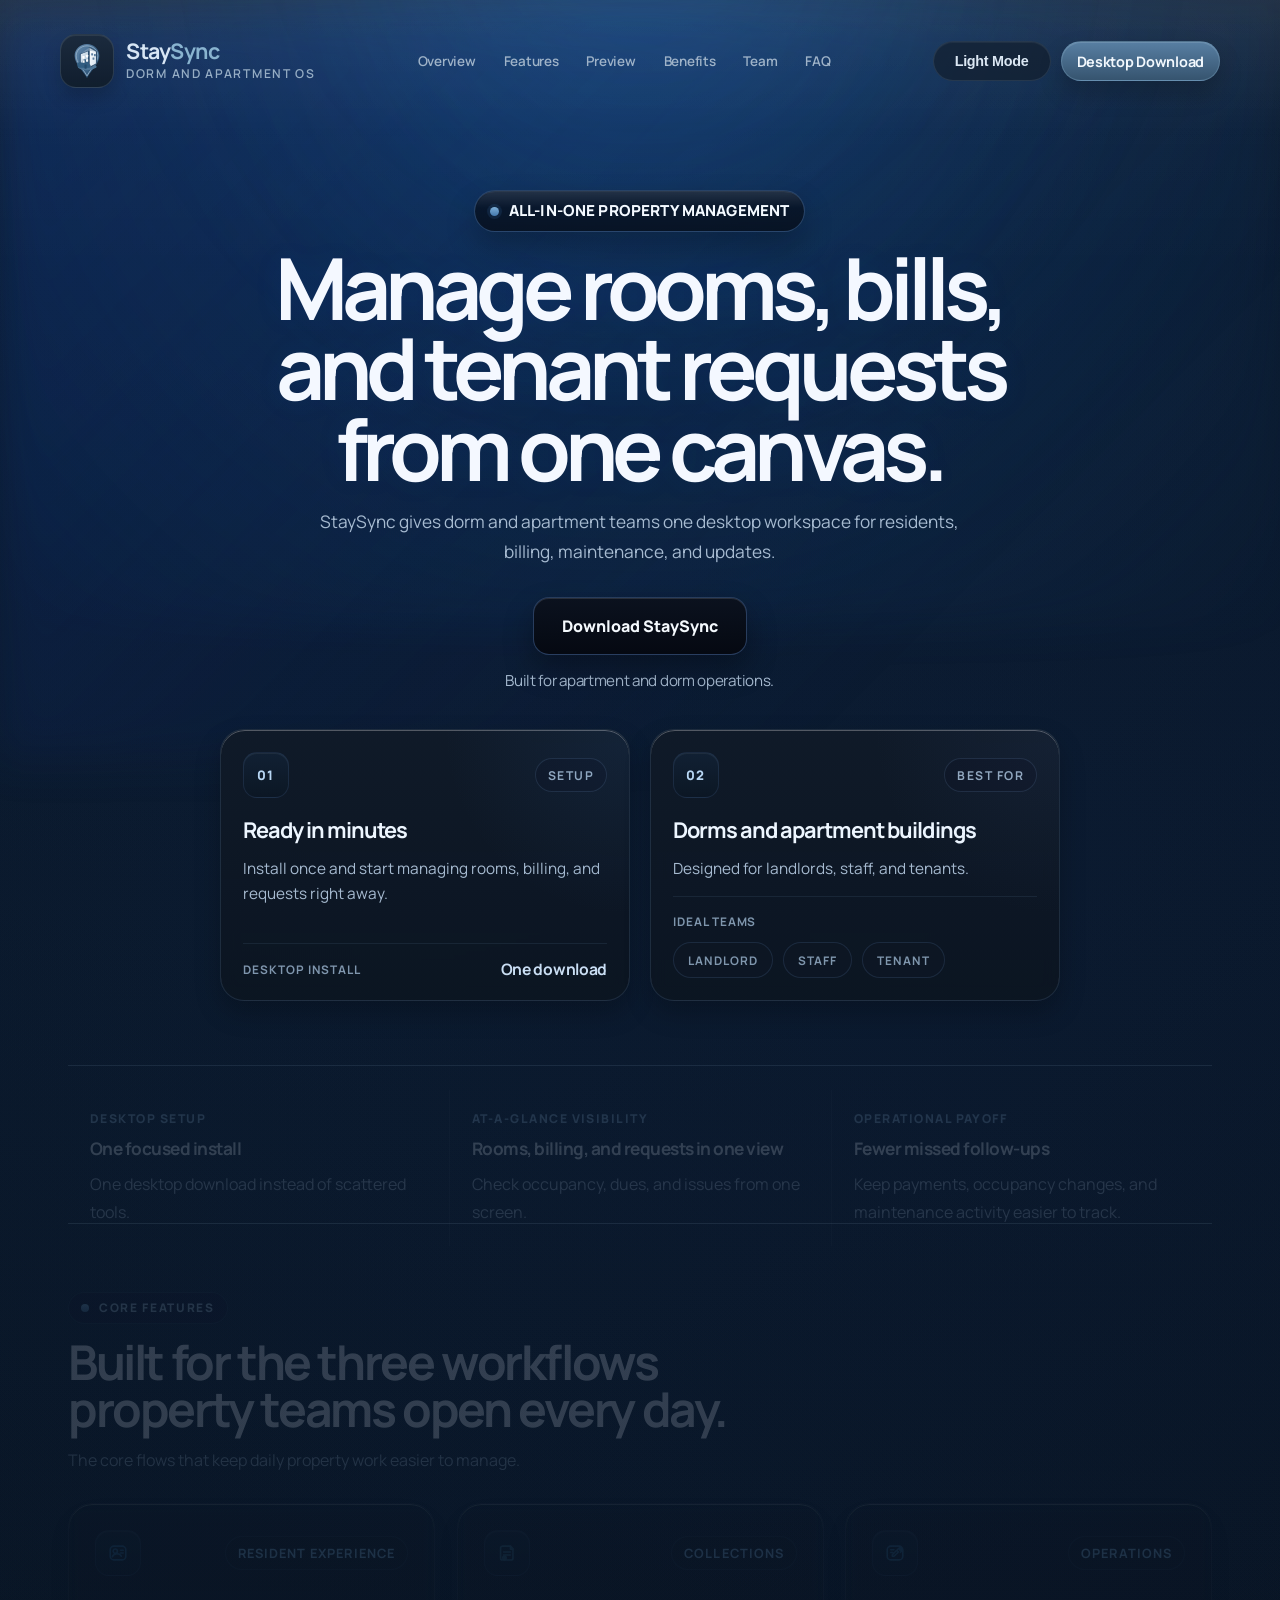
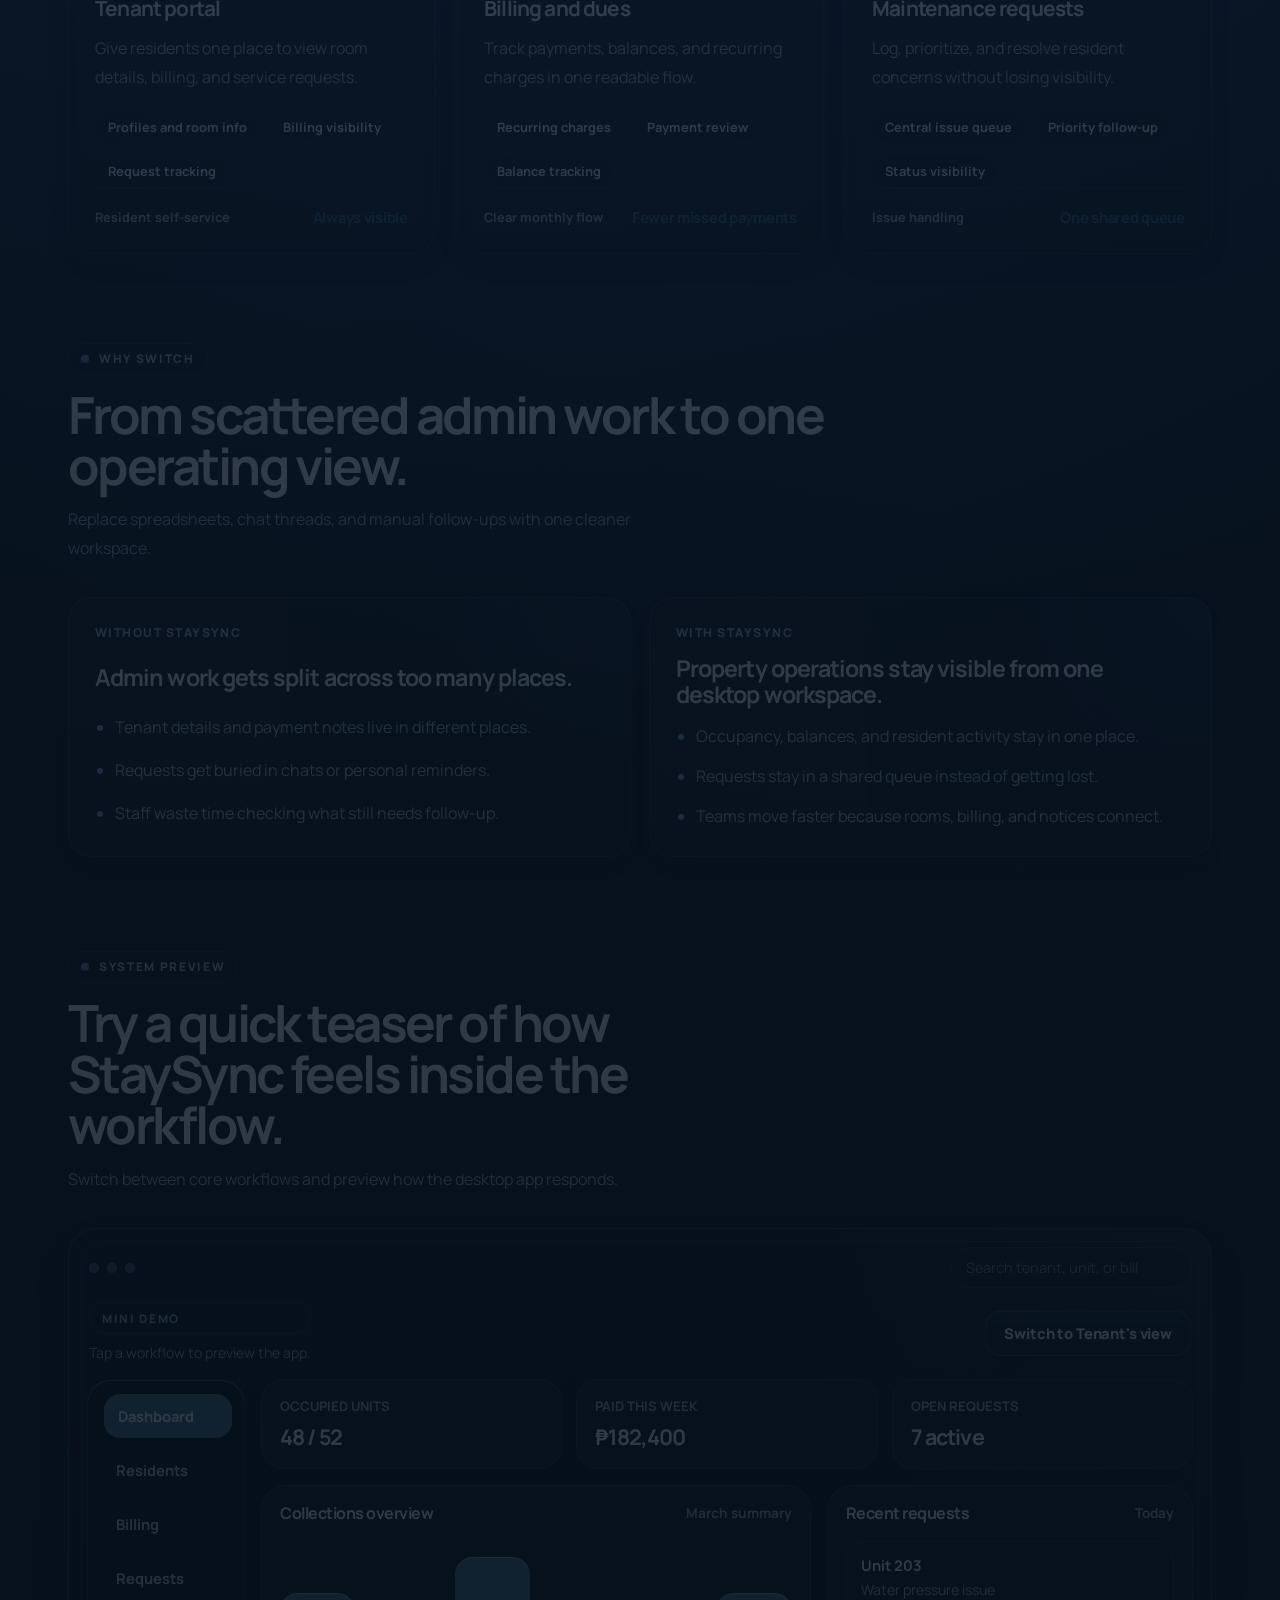
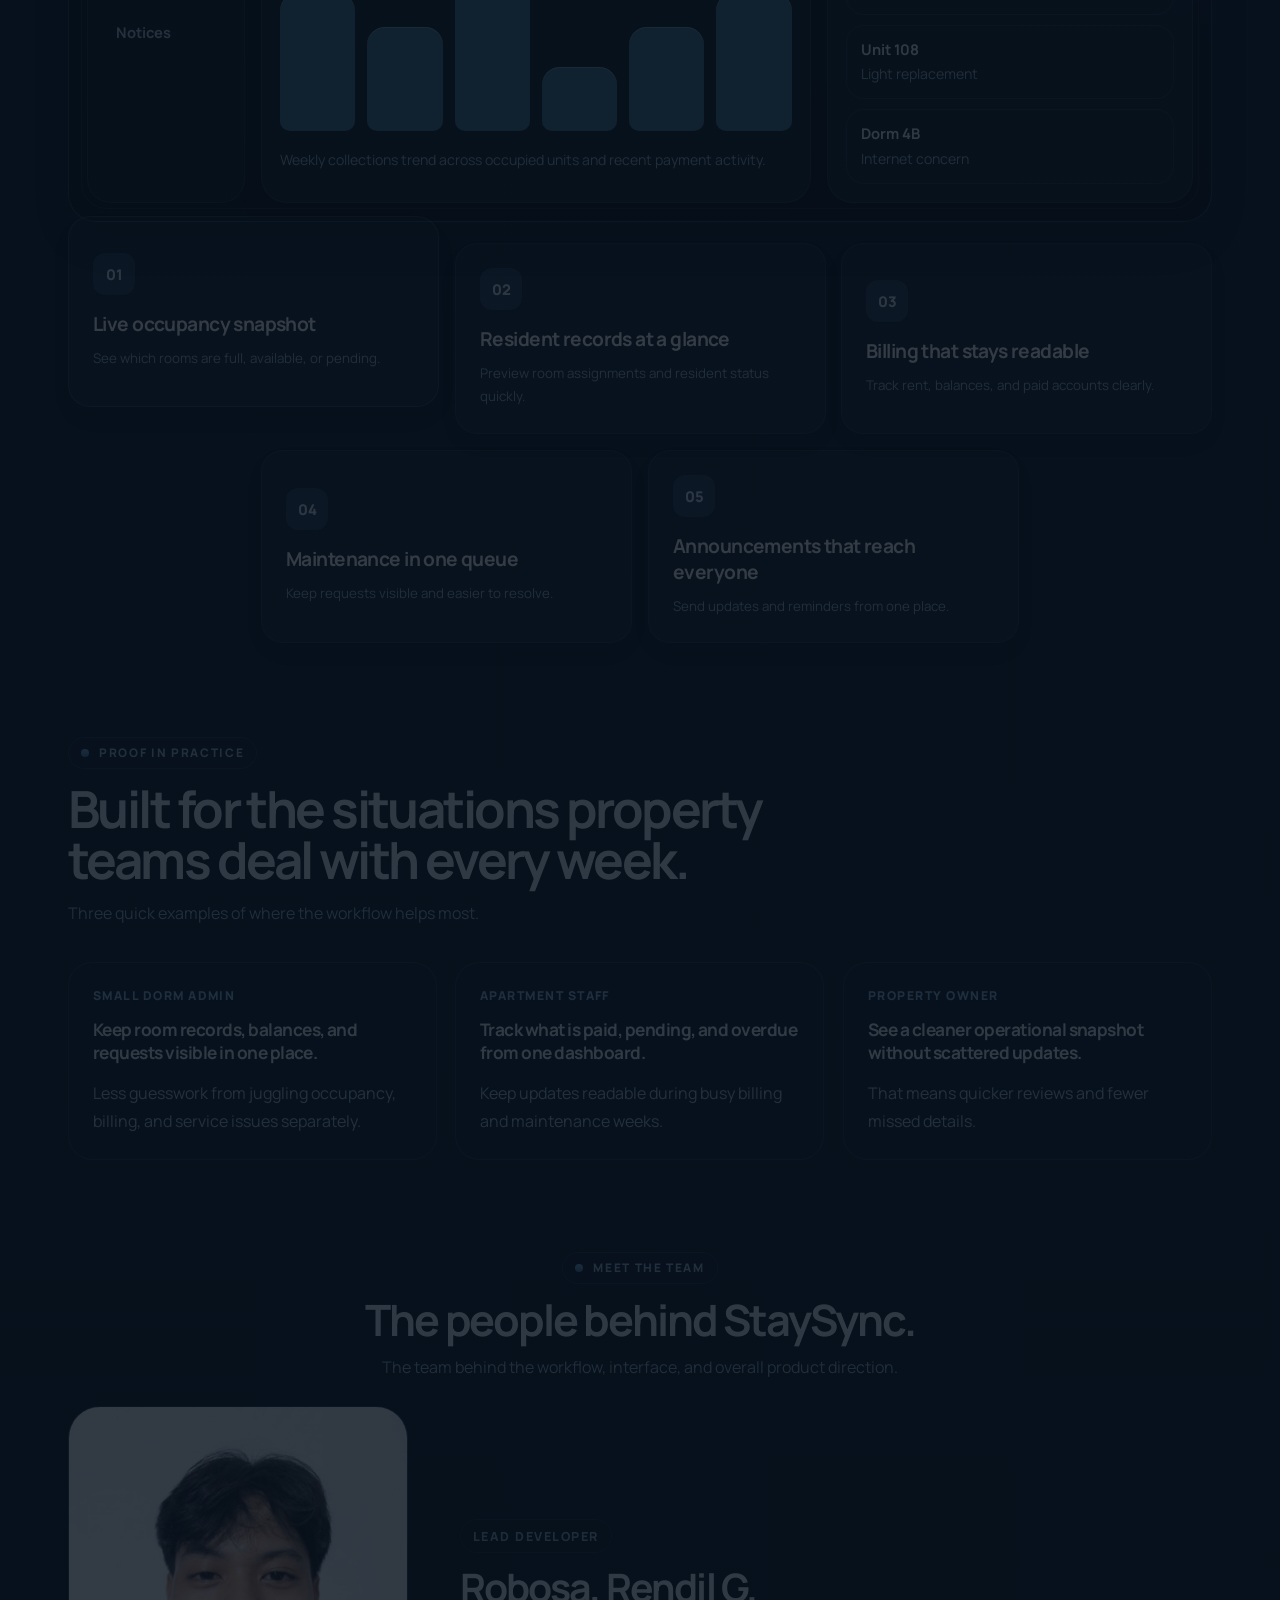
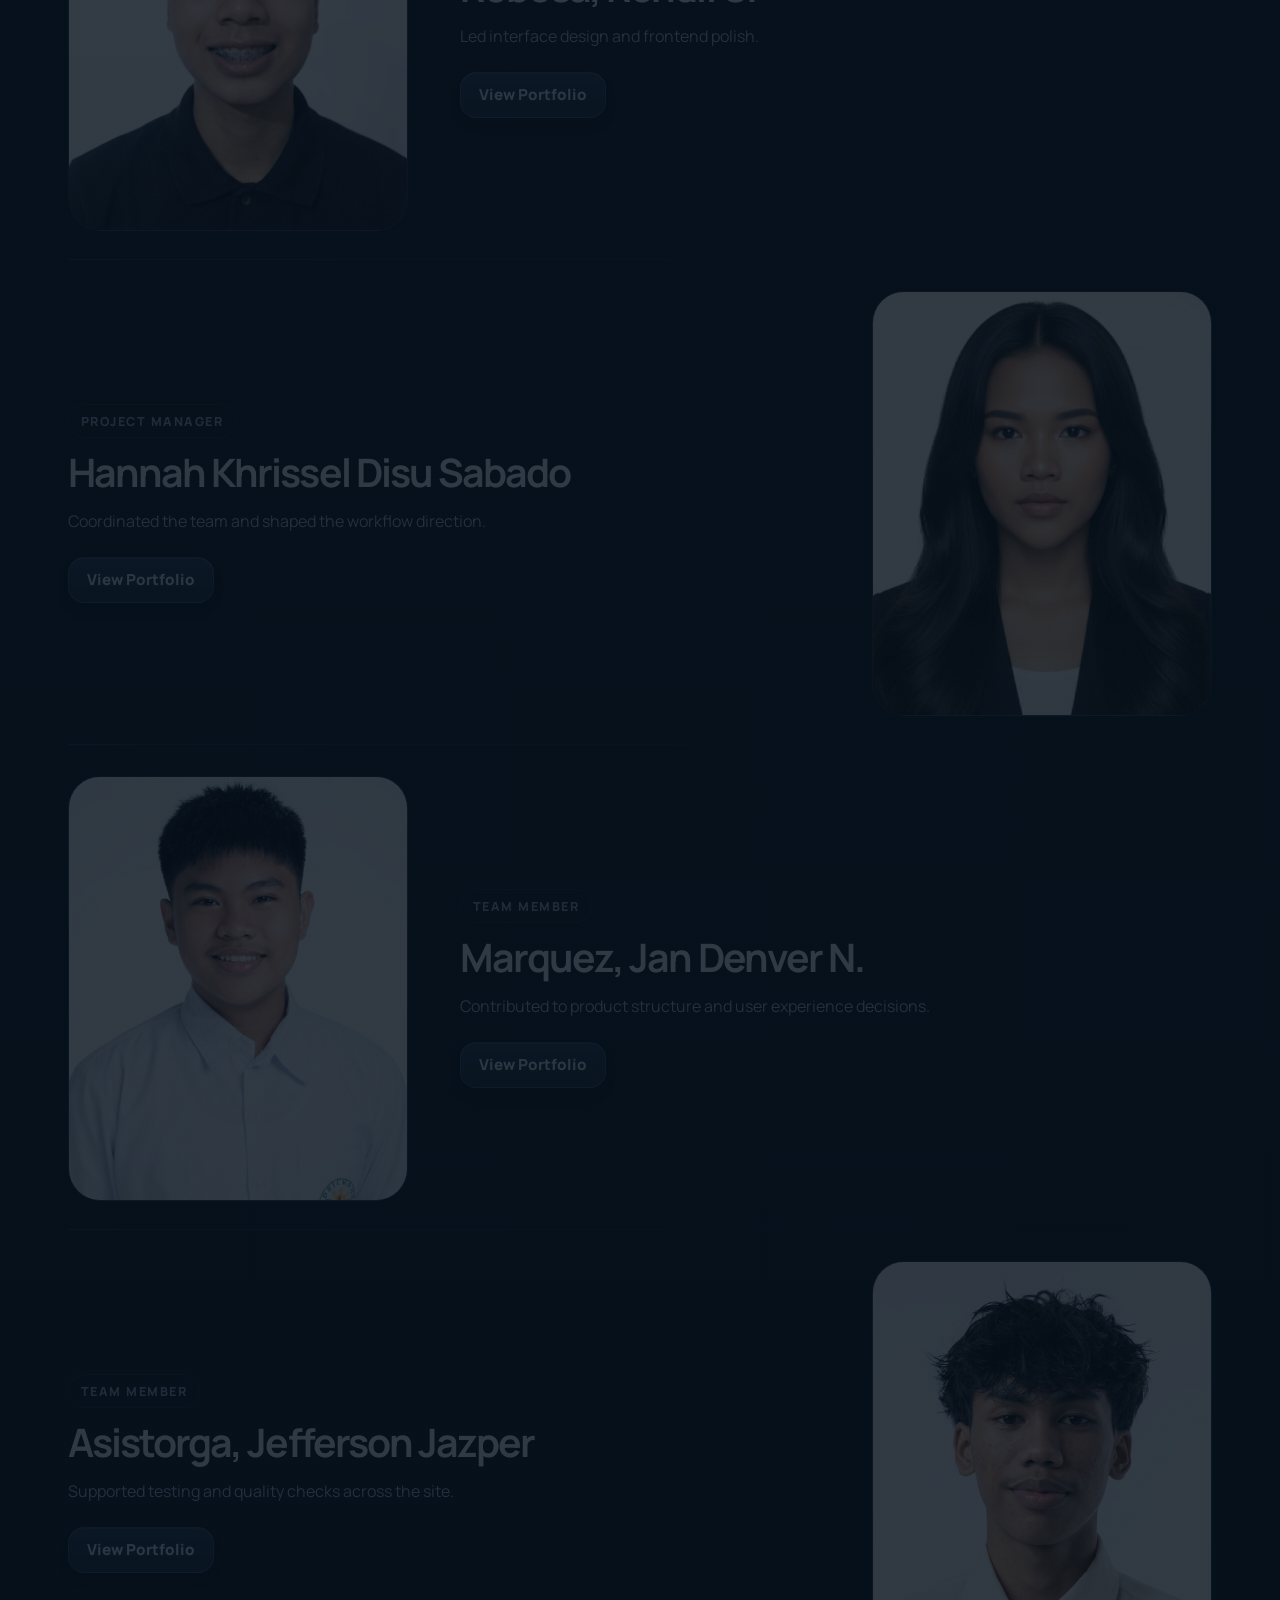
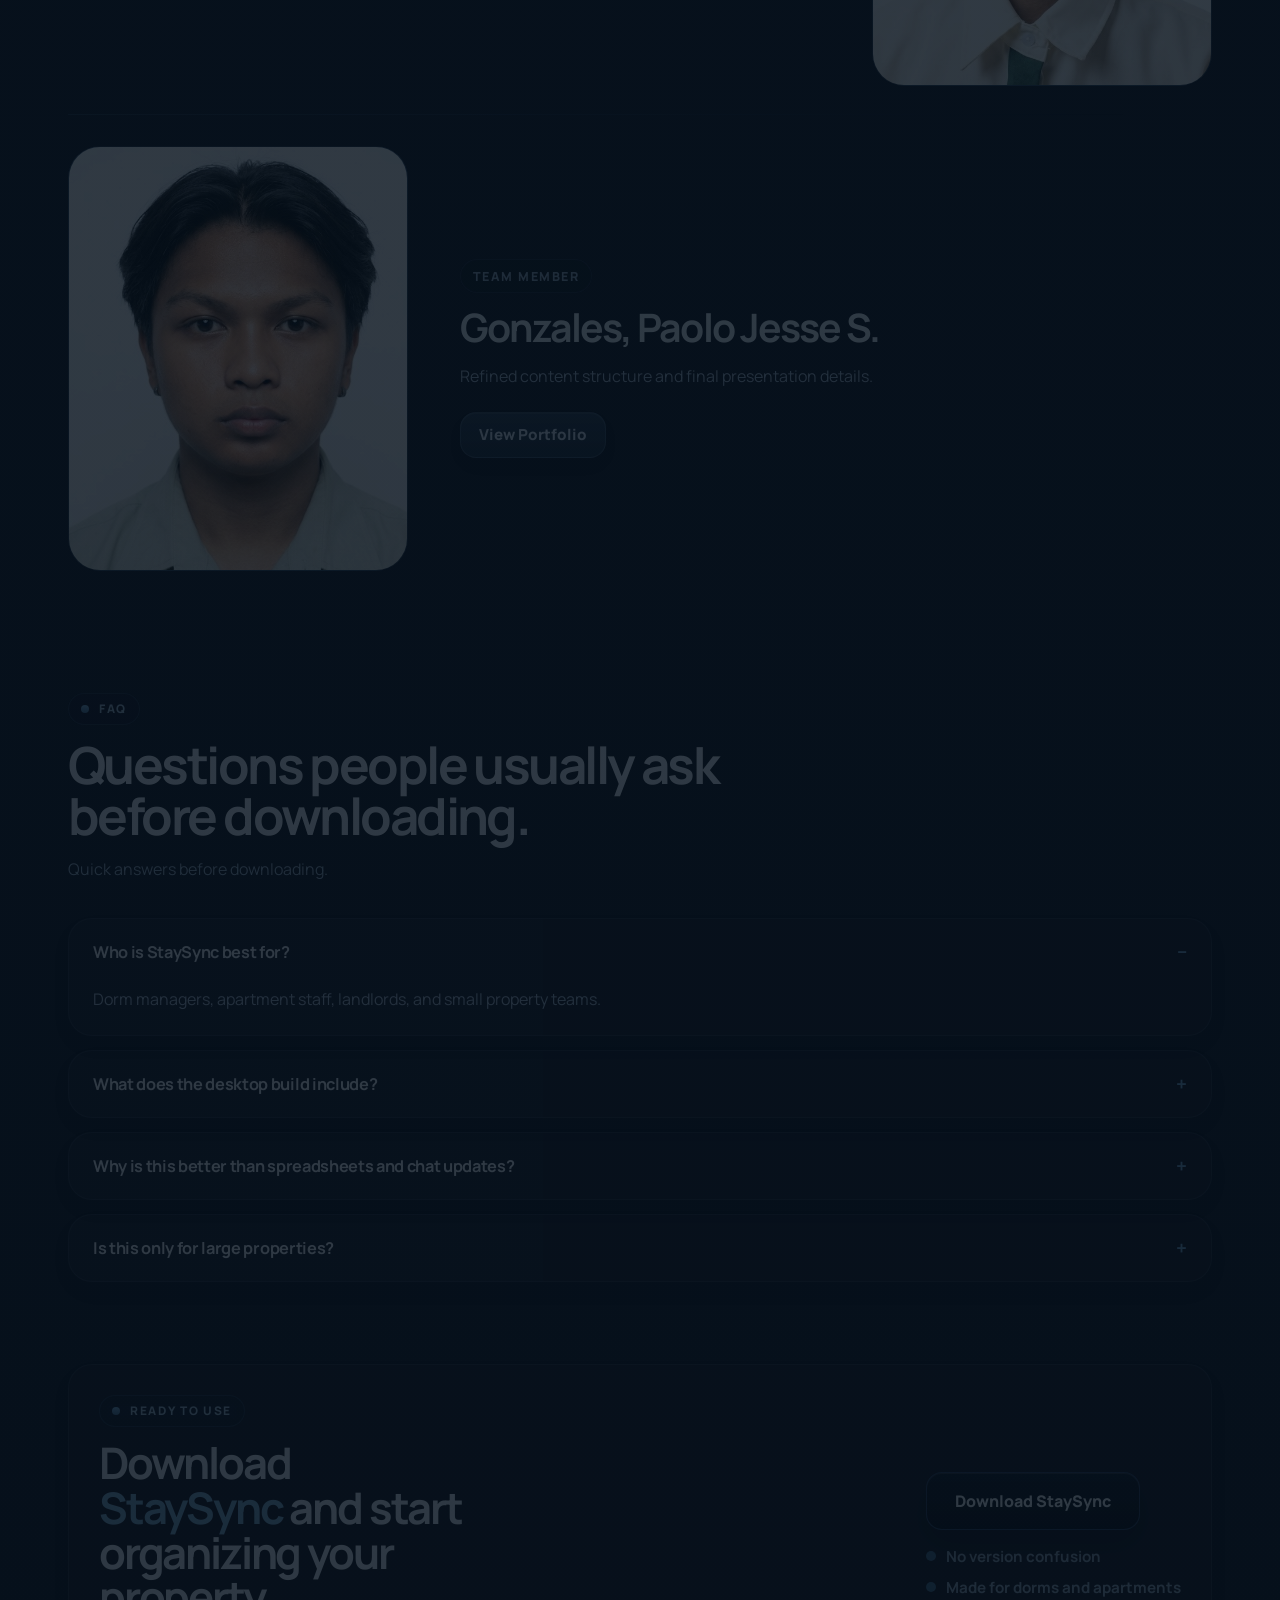
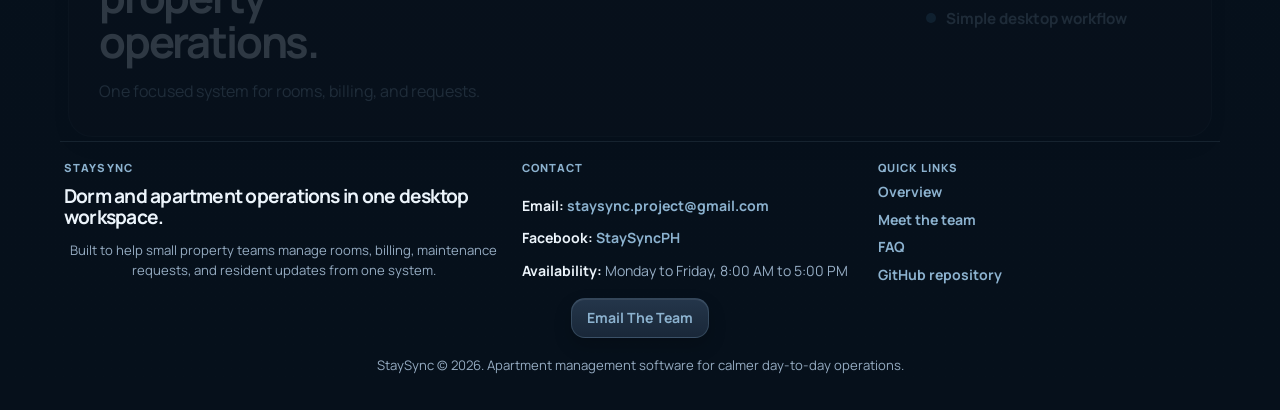
<file: index.html>
<!DOCTYPE html>
<html lang="en">
<head>
  <meta charset="UTF-8">
  <meta name="viewport" content="width=device-width, initial-scale=1.0">
  <title>StaySync Download</title>
  <link rel="preconnect" href="https://fonts.googleapis.com">
  <link rel="preconnect" href="https://fonts.gstatic.com" crossorigin>
  <link href="https://fonts.googleapis.com/css2?family=Manrope:wght@400;500;600;700;800&display=swap" rel="stylesheet">
  <script>
    (() => {
      try {
        const savedTheme = localStorage.getItem("theme");
        document.documentElement.setAttribute("data-theme", savedTheme === "light" ? "light" : "dark");
      } catch {
        document.documentElement.setAttribute("data-theme", "dark");
      }
    })();
  </script>
  <link rel="stylesheet" href="style.css">
  <link rel="stylesheet" href="theme-dark.css" id="theme-dark-styles">
  <script>
    (() => {
      const darkStyles = document.getElementById("theme-dark-styles");
      const activeTheme = document.documentElement.getAttribute("data-theme");

      if (darkStyles && activeTheme === "light") {
        darkStyles.disabled = true;
      }
    })();
  </script>
</head>
<body>
  <div class="page-shell">
    <header class="topbar">
      <div class="brand">
        <span class="brand-mark" aria-hidden="true">
          <svg viewBox="0 0 72 72" role="presentation">
            <defs>
              <linearGradient id="pinGradient" x1="0%" y1="0%" x2="100%" y2="100%">
                <stop offset="0%" stop-color="#678caf" />
                <stop offset="55%" stop-color="#3c648a" />
                <stop offset="100%" stop-color="#234767" />
              </linearGradient>
              <linearGradient id="towerGradient" x1="0%" y1="0%" x2="100%" y2="100%">
                <stop offset="0%" stop-color="#eff5fb" />
                <stop offset="100%" stop-color="#98b3c9" />
              </linearGradient>
              <linearGradient id="towerDarkGradient" x1="0%" y1="0%" x2="100%" y2="100%">
                <stop offset="0%" stop-color="#ffffff" />
                <stop offset="100%" stop-color="#d6e3ef" />
              </linearGradient>
            </defs>
            <path d="M36 7c11.7 0 21.2 9 21.2 20.1 0 14-13.9 24.4-21.2 37.9C28.7 51.5 14.8 41.1 14.8 27.1 14.8 16 24.3 7 36 7Z" fill="url(#pinGradient)" />
            <path d="M36 61.5c-7.9-13.7-18.6-23.2-18.6-34.3C17.4 17.8 25.5 10 36 10s18.6 7.8 18.6 17.2c0 11.1-10.7 20.6-18.6 34.3Z" fill="none" stroke="#95b1c7" stroke-width="1.5" stroke-linejoin="round" />
            <path d="M24.5 34.5 24.5 23.8 38.6 18.3 38.6 44.8 24.5 42.2Z" fill="url(#towerGradient)" stroke="#24496d" stroke-width="1.5" stroke-linejoin="round" />
            <path d="M39.8 12.8 52.2 19.5 52.2 40.7 39.8 47.1Z" fill="url(#towerDarkGradient)" stroke="#203f5d" stroke-width="1.5" stroke-linejoin="round" />
            <path d="M38.6 18.3 52.2 19.5 39.8 12.8 24.5 23.8Z" fill="#8ea8bf" opacity="0.55" />
            <path d="M22.5 45.8c4.8 4.5 20.2 5.5 27.6 0" fill="none" stroke="#4e7697" stroke-width="4.6" stroke-linecap="round" />
            <path d="M19 42.6c0-2.6 2.2-4.8 5-4.8 1.2 0 2.2.3 3.1 1 .2-3.2 2.8-5.6 6-5.6 3.5 0 6.3 2.7 6.3 6.2 0 .6-.1 1.1-.2 1.6 1.7.1 3 1.5 3 3.2 0 1.8-1.5 3.3-3.3 3.3H24.1c-2.8 0-5.1-2.2-5.1-4.9Z" fill="#315d81" />
            <g fill="#ffffff" opacity="0.95">
              <rect x="28.1" y="27.6" width="3.8" height="4.4" rx="0.6" />
              <rect x="34.2" y="25.5" width="3.8" height="4.4" rx="0.6" />
              <rect x="28.1" y="34.6" width="3.8" height="4.4" rx="0.6" />
              <rect x="34.2" y="32.8" width="3.8" height="4.4" rx="0.6" />
              <rect x="43.2" y="22.8" width="3.2" height="3.6" rx="0.5" fill="#53789c" />
              <rect x="47.9" y="24.1" width="3.2" height="3.6" rx="0.5" fill="#53789c" />
              <rect x="45.5" y="30.1" width="3.2" height="3.6" rx="0.5" fill="#53789c" />
            </g>
            <rect x="31.7" y="42.2" width="3.7" height="6.9" rx="0.7" fill="#244b6d" />
          </svg>
        </span>
        <div class="brand-stack">
          <span class="brand-name"><span class="brand-stay">Stay</span><span class="brand-sync">Sync</span></span>
          <span class="brand-subtitle">Dorm And Apartment OS</span>
        </div>
      </div>
      <button
        class="topbar-menu-toggle"
        id="mobile-nav-toggle"
        type="button"
        aria-expanded="false"
        aria-controls="topbar-menu"
        aria-label="Open navigation menu"
      >
        <span class="topbar-menu-toggle-bar" aria-hidden="true"></span>
        <span class="topbar-menu-toggle-bar" aria-hidden="true"></span>
        <span class="topbar-menu-toggle-bar" aria-hidden="true"></span>
      </button>
      <div class="topbar-menu" id="topbar-menu">
      <nav class="topbar-nav" aria-label="Quick access">
        <a class="topbar-link" href="#overview">Overview</a>
        <a class="topbar-link" href="#features">Features</a>
        <a class="topbar-link" href="#preview">Preview</a>
        <a class="topbar-link" href="#benefits">Benefits</a>
        <a class="topbar-link" href="#developers">Team</a>
        <a class="topbar-link" href="#faq">FAQ</a>
      </nav>
      <div class="topbar-right">
        <button class="topbar-chip" id="theme-toggle" type="button" aria-pressed="false">Light Mode</button>
        <a class="topbar-chip topbar-chip-accent" href="https://github.com/WiseArcane/JavaThesisProject" target="_blank" rel="noopener noreferrer">Desktop Download</a>
      </div>
      </div>
    </header>

    <main>
      <section class="hero" id="overview">
        <div class="hero-copy">
          <span class="eyebrow hero-badge">All-in-one property management</span>
          <h1>
            <span class="hero-title-line">Manage rooms, bills,</span>
            <span class="hero-title-line">and tenant requests</span>
            <span class="hero-title-line">from one canvas.</span>
          </h1>
          <p>
            StaySync gives dorm and apartment teams one desktop workspace for residents,
            billing, maintenance, and updates.
          </p>

          <div class="hero-actions">
            <a class="download-button" href="https://github.com/WiseArcane/JavaThesisProject" target="_blank" rel="noopener noreferrer">Download StaySync</a>
            <span class="button-note">Built for apartment and dorm operations.</span>
          </div>
        </div>

        <div class="meta-grid">
          <article class="meta-card meta-card-setup">
            <div class="meta-card-head">
              <span class="meta-icon" aria-hidden="true">01</span>
              <span class="meta-label">Setup</span>
            </div>
            <strong>Ready in minutes</strong>
            <p>Install once and start managing rooms, billing, and requests right away.</p>
            <div class="meta-card-foot">
              <span>Desktop install</span>
              <strong>One download</strong>
            </div>
          </article>
          <article class="meta-card meta-card-audience">
            <div class="meta-card-head">
              <span class="meta-icon" aria-hidden="true">02</span>
              <span class="meta-label">Best for</span>
            </div>
            <strong>Dorms and apartment buildings</strong>
            <p>Designed for landlords, staff, and tenants.</p>
            <div class="meta-card-foot">
              <span>Ideal teams</span>
              <div class="meta-card-groups" aria-label="Ideal teams">
                <span class="meta-card-chip">Landlord</span>
                <span class="meta-card-chip">Staff</span>
                <span class="meta-card-chip">Tenant</span>
              </div>
            </div>
          </article>
        </div>
      </section>

      <section class="proof-strip" aria-label="Quick proof points">
        <div class="proof-grid">
          <article class="proof-item">
            <span class="proof-label">Desktop setup</span>
            <strong>One focused install</strong>
            <p>One desktop download instead of scattered tools.</p>
          </article>
          <article class="proof-item">
            <span class="proof-label">At-a-glance visibility</span>
            <strong>Rooms, billing, and requests in one view</strong>
            <p>Check occupancy, dues, and issues from one screen.</p>
          </article>
          <article class="proof-item">
            <span class="proof-label">Operational payoff</span>
            <strong>Fewer missed follow-ups</strong>
            <p>Keep payments, occupancy changes, and maintenance activity easier to track.</p>
          </article>
        </div>
      </section>

      <section class="features" id="features">
        <div class="features-intro">
          <span class="eyebrow">Core Features</span>
          <h2>Built for the three workflows property teams open every day.</h2>
          <p>The core flows that keep daily property work easier to manage.</p>
        </div>

        <article class="feature-card feature-card-portal" data-feature-preview="portal" tabindex="0" role="button" aria-haspopup="dialog" aria-label="Open tenant portal system snapshot">
          <div class="feature-card-head">
            <span class="feature-icon" aria-hidden="true">
              <svg viewBox="0 0 24 24" role="presentation">
                <rect x="3.5" y="4.5" width="17" height="15" rx="4" fill="none" stroke="currentColor" stroke-width="1.7" />
                <circle cx="9" cy="10" r="2.3" fill="none" stroke="currentColor" stroke-width="1.7" />
                <path d="M5.8 16.1c.8-2.2 2.5-3.3 5-3.3 2.4 0 4 .9 4.8 2.8" fill="none" stroke="currentColor" stroke-width="1.7" stroke-linecap="round" />
                <path d="M14.8 9h2.9M14.8 12h2.9" fill="none" stroke="currentColor" stroke-width="1.7" stroke-linecap="round" />
              </svg>
            </span>
            <span class="feature-tag">Resident experience</span>
          </div>
          <h2>Tenant portal</h2>
          <p>Give residents one place to view room details, billing, and service requests.</p>
          <div class="feature-list" aria-hidden="true">
            <span>Profiles and room info</span>
            <span>Billing visibility</span>
            <span>Request tracking</span>
          </div>
          <div class="feature-card-foot">
            <span>Resident self-service</span>
            <strong>Always visible</strong>
          </div>
        </article>

        <article class="feature-card feature-card-billing" data-feature-preview="billing" tabindex="0" role="button" aria-haspopup="dialog" aria-label="Open billing and dues system snapshot">
          <div class="feature-card-head">
            <span class="feature-icon" aria-hidden="true">
              <svg viewBox="0 0 24 24" role="presentation">
                <path d="M7 4.5h8.8l2.7 2.9v10.2a2 2 0 0 1-2 2H7a2 2 0 0 1-2-2v-11a2 2 0 0 1 2-2Z" fill="none" stroke="currentColor" stroke-width="1.7" stroke-linejoin="round" />
                <path d="M15.8 4.8v3h2.8" fill="none" stroke="currentColor" stroke-width="1.7" stroke-linecap="round" stroke-linejoin="round" />
                <path d="M8.3 11h7.4M8.3 14.1h7.4" fill="none" stroke="currentColor" stroke-width="1.7" stroke-linecap="round" />
                <circle cx="9.2" cy="17.3" r="1.9" fill="none" stroke="currentColor" stroke-width="1.7" />
                <path d="M9.2 16.2v2.2M8.1 17.3h2.2" fill="none" stroke="currentColor" stroke-width="1.5" stroke-linecap="round" />
              </svg>
            </span>
            <span class="feature-tag">Collections</span>
          </div>
          <h2>Billing and dues</h2>
          <p>Track payments, balances, and recurring charges in one readable flow.</p>
          <div class="feature-list" aria-hidden="true">
            <span>Recurring charges</span>
            <span>Payment review</span>
            <span>Balance tracking</span>
          </div>
          <div class="feature-card-foot">
            <span>Clear monthly flow</span>
            <strong>Fewer missed payments</strong>
          </div>
        </article>

        <article class="feature-card feature-card-maintenance" data-feature-preview="maintenance" tabindex="0" role="button" aria-haspopup="dialog" aria-label="Open maintenance requests system snapshot">
          <div class="feature-card-head">
            <span class="feature-icon" aria-hidden="true">
              <svg viewBox="0 0 24 24" role="presentation">
                <rect x="3.5" y="4.5" width="17" height="15" rx="4" fill="none" stroke="currentColor" stroke-width="1.7" />
                <path d="m14.8 8.1 1.1-1.1a2.5 2.5 0 0 1 2.8-.5l-1.8 1.8.8.8 1.8-1.8a2.5 2.5 0 0 1-.5 2.8l-1.1 1.1" fill="none" stroke="currentColor" stroke-width="1.6" stroke-linecap="round" stroke-linejoin="round" />
                <path d="m13.9 9 1.8 1.8-4.8 4.8H9.1V14Z" fill="none" stroke="currentColor" stroke-width="1.6" stroke-linejoin="round" />
                <path d="M7.4 8.5h3.4M7.4 11.4h2.2" fill="none" stroke="currentColor" stroke-width="1.7" stroke-linecap="round" />
              </svg>
            </span>
            <span class="feature-tag">Operations</span>
          </div>
          <h2>Maintenance requests</h2>
          <p>Log, prioritize, and resolve resident concerns without losing visibility.</p>
          <div class="feature-list" aria-hidden="true">
            <span>Central issue queue</span>
            <span>Priority follow-up</span>
            <span>Status visibility</span>
          </div>
          <div class="feature-card-foot">
            <span>Issue handling</span>
            <strong>One shared queue</strong>
          </div>
        </article>
      </section>

      <section class="comparison-section">
        <div class="section-intro comparison-intro">
          <span class="eyebrow">Why Switch</span>
          <h2>From scattered admin work to one operating view.</h2>
          <p>Replace spreadsheets, chat threads, and manual follow-ups with one cleaner workspace.</p>
        </div>

        <div class="comparison-shell">
          <article class="comparison-panel comparison-panel-old">
            <span class="comparison-kicker">Without StaySync</span>
            <h3>Admin work gets split across too many places.</h3>
            <ul class="comparison-list">
              <li>Tenant details and payment notes live in different places.</li>
              <li>Requests get buried in chats or personal reminders.</li>
              <li>Staff waste time checking what still needs follow-up.</li>
            </ul>
          </article>

          <article class="comparison-panel comparison-panel-new">
            <span class="comparison-kicker">With StaySync</span>
            <h3>Property operations stay visible from one desktop workspace.</h3>
            <ul class="comparison-list">
              <li>Occupancy, balances, and resident activity stay in one place.</li>
              <li>Requests stay in a shared queue instead of getting lost.</li>
              <li>Teams move faster because rooms, billing, and notices connect.</li>
            </ul>
          </article>
        </div>

      </section>

      <section class="system-preview" id="preview">
        <div class="section-intro">
          <span class="eyebrow">System Preview</span>
          <h2>Try a quick teaser of how StaySync feels inside the workflow.</h2>
          <p>Switch between core workflows and preview how the desktop app responds.</p>
        </div>

        <div class="preview-layout">
          <div class="preview-stage">
            <div class="preview-shell" id="preview-demo">
              <div class="preview-topbar">
                <div class="preview-brand">
                  <span class="preview-dot"></span>
                  <span class="preview-dot"></span>
                  <span class="preview-dot"></span>
                </div>
                <div class="preview-search" id="demo-search">Search tenant, unit, or bill</div>
              </div>

              <div class="preview-demo-head">
                <div class="preview-demo-copy">
                  <span class="preview-demo-badge">Mini Demo</span>
                  <p>Tap a workflow to preview the app.</p>
                </div>
                <button class="preview-tenant-switch" type="button" data-modal-variant="tenant">Switch to Tenant's view</button>
              </div>

              <div class="preview-body">
                <aside class="preview-nav" aria-label="Preview views">
                  <button class="preview-nav-item active" type="button" data-preview-view="dashboard">Dashboard</button>
                  <button class="preview-nav-item" type="button" data-preview-view="residents">Residents</button>
                  <button class="preview-nav-item" type="button" data-preview-view="billing">Billing</button>
                  <button class="preview-nav-item" type="button" data-preview-view="requests">Requests</button>
                  <button class="preview-nav-item" type="button" data-preview-view="notices">Notices</button>
                </aside>

                <div class="preview-main">
                  <div class="preview-overview">
                    <div class="overview-card">
                      <span class="overview-label" id="demo-stat-label-1">Occupied units</span>
                      <strong id="demo-stat-value-1">48 / 52</strong>
                    </div>
                    <div class="overview-card">
                      <span class="overview-label" id="demo-stat-label-2">Paid this week</span>
                      <strong id="demo-stat-value-2">&#8369;182,400</strong>
                    </div>
                    <div class="overview-card">
                      <span class="overview-label" id="demo-stat-label-3">Open requests</span>
                      <strong id="demo-stat-value-3">7 active</strong>
                    </div>
                  </div>

                  <div class="preview-panels">
                    <article class="preview-panel wide">
                      <div class="panel-heading">
                        <h3 id="demo-primary-title">Collections overview</h3>
                        <span id="demo-primary-meta">March summary</span>
                      </div>
                      <div class="chart-bars" id="demo-bars" aria-hidden="true">
                        <span class="bar" data-demo-bar style="height: 138px;"></span>
                        <span class="bar" data-demo-bar style="height: 104px;"></span>
                        <span class="bar" data-demo-bar style="height: 174px;"></span>
                        <span class="bar" data-demo-bar style="height: 64px;"></span>
                        <span class="bar" data-demo-bar style="height: 104px;"></span>
                        <span class="bar" data-demo-bar style="height: 138px;"></span>
                      </div>
                      <p class="preview-panel-copy" id="demo-primary-copy">Weekly collections trend across occupied units and recent payment activity.</p>
                    </article>

                    <article class="preview-panel">
                      <div class="panel-heading">
                        <h3 id="demo-secondary-title">Recent requests</h3>
                        <span id="demo-secondary-meta">Today</span>
                      </div>
                      <div class="request-list" id="demo-list">
                        <div class="request-row">
                          <strong>Unit 203</strong>
                          <span>Water pressure issue</span>
                        </div>
                        <div class="request-row">
                          <strong>Unit 108</strong>
                          <span>Light replacement</span>
                        </div>
                        <div class="request-row">
                          <strong>Dorm 4B</strong>
                          <span>Internet concern</span>
                        </div>
                      </div>
                    </article>
                  </div>
                </div>
              </div>
            </div>
          </div>

          <div class="preview-notes">
            <button class="preview-note is-active" type="button" data-preview-view="dashboard">
              <span class="preview-step">01</span>
              <h3>Live occupancy snapshot</h3>
              <p>See which rooms are full, available, or pending.</p>
            </button>
            <button class="preview-note" type="button" data-preview-view="residents">
              <span class="preview-step">02</span>
              <h3>Resident records at a glance</h3>
              <p>Preview room assignments and resident status quickly.</p>
            </button>
            <button class="preview-note" type="button" data-preview-view="billing">
              <span class="preview-step">03</span>
              <h3>Billing that stays readable</h3>
              <p>Track rent, balances, and paid accounts clearly.</p>
            </button>
            <button class="preview-note" type="button" data-preview-view="requests">
              <span class="preview-step">04</span>
              <h3>Maintenance in one queue</h3>
              <p>Keep requests visible and easier to resolve.</p>
            </button>
            <button class="preview-note" type="button" data-preview-view="notices">
              <span class="preview-step">05</span>
              <h3>Announcements that reach everyone</h3>
              <p>Send updates and reminders from one place.</p>
            </button>
          </div>
        </div>
      </section>

      <section class="usecase-section" id="benefits">
        <div class="section-intro usecase-intro">
          <span class="eyebrow">Proof In Practice</span>
          <h2>Built for the situations property teams deal with every week.</h2>
          <p>Three quick examples of where the workflow helps most.</p>
        </div>

        <div class="usecase-grid">
          <article class="usecase-card">
            <span class="usecase-role">Small dorm admin</span>
            <strong>Keep room records, balances, and requests visible in one place.</strong>
            <p>Less guesswork from juggling occupancy, billing, and service issues separately.</p>
          </article>
          <article class="usecase-card">
            <span class="usecase-role">Apartment staff</span>
            <strong>Track what is paid, pending, and overdue from one dashboard.</strong>
            <p>Keep updates readable during busy billing and maintenance weeks.</p>
          </article>
          <article class="usecase-card">
            <span class="usecase-role">Property owner</span>
            <strong>See a cleaner operational snapshot without scattered updates.</strong>
            <p>That means quicker reviews and fewer missed details.</p>
          </article>
        </div>
      </section>

      <section class="developer-section" id="developers">
        <div class="developer-header">
          <span class="eyebrow">Meet The Team</span>
          <h2>The people behind StaySync.</h2>
          <p>The team behind the workflow, interface, and overall product direction.</p>
        </div>

        <div class="developer-list">
          <article class="developer-row developer-row-left" data-reveal="left">
            <div class="developer-media">
              <img class="developer-photo" src="developers/headshots/rendil.jpg" alt="Portrait of Rendil Robosa" data-fallback="RR" />
              <span class="developer-photo-fallback" aria-hidden="true">RR</span>
            </div>
            <div class="developer-content">
              <span class="developer-role">Lead Developer</span>
              <h3>Robosa, Rendil G.</h3>
              <p>Led interface design and frontend polish.</p>
              <a class="portfolio-link" href="developers/maindeveloper.html" aria-label="View Rendil Robosa portfolio">View Portfolio</a>
            </div>
          </article>

          <article class="developer-row developer-row-right" data-reveal="right">
            <div class="developer-media">
              <img class="developer-photo" src="developers/headshots/hannah.jpg" alt="Portrait of Hannah Khrissel Disu Sabado" data-fallback="HS" />
              <span class="developer-photo-fallback" aria-hidden="true">HS</span>
            </div>
            <div class="developer-content">
              <span class="developer-role">Project Manager</span>
              <h3>Hannah Khrissel Disu Sabado</h3>
              <p>Coordinated the team and shaped the workflow direction.</p>
              <a class="portfolio-link" href="developers/Hannah-portfolio.html" aria-label="View Hannah Sabado portfolio">View Portfolio</a>
            </div>
          </article>

          <article class="developer-row developer-row-left" data-reveal="left">
            <div class="developer-media">
              <img class="developer-photo" src="developers/headshots/denver.jpg" alt="Portrait of Jan Denver Marquez" data-fallback="DM" />
              <span class="developer-photo-fallback" aria-hidden="true">DM</span>
            </div>
            <div class="developer-content">
              <span class="developer-role">Team Member</span>
              <h3>Marquez, Jan Denver N.</h3>
              <p>Contributed to product structure and user experience decisions.</p>
              <a class="portfolio-link" href="developers/Denver.html" aria-label="View Jan Denver Marquez portfolio">View Portfolio</a>
            </div>
          </article>

          <article class="developer-row developer-row-right" data-reveal="right">
            <div class="developer-media">
              <img class="developer-photo" src="developers/headshots/jefferson.jpg" alt="Portrait of Jefferson Jazper Asistorga" data-fallback="JA" />
              <span class="developer-photo-fallback" aria-hidden="true">JA</span>
            </div>
            <div class="developer-content">
              <span class="developer-role">Team Member</span>
              <h3>Asistorga, Jefferson Jazper</h3>
              <p>Supported testing and quality checks across the site.</p>
              <a class="portfolio-link" href="developers/Asistorga.html" aria-label="View Jefferson Jazper Asistorga portfolio">View Portfolio</a>
            </div>
          </article>

          <article class="developer-row developer-row-left" data-reveal="left">
            <div class="developer-media">
              <img class="developer-photo" src="developers/headshots/paolo.jpg" alt="Portrait of Paolo Jesse Gonzales" data-fallback="PG" />
              <span class="developer-photo-fallback" aria-hidden="true">PG</span>
            </div>
            <div class="developer-content">
              <span class="developer-role">Team Member</span>
              <h3>Gonzales, Paolo Jesse S.</h3>
              <p>Refined content structure and final presentation details.</p>
              <a class="portfolio-link" href="developers/MY-PORTFOLIO.html" aria-label="View Paolo Jesse Gonzales portfolio">View Portfolio</a>
            </div>
          </article>
        </div>
      </section>

      <section class="faq-section" id="faq">
        <div class="section-intro faq-intro">
          <span class="eyebrow">FAQ</span>
          <h2>Questions people usually ask before downloading.</h2>
          <p>Quick answers before downloading.</p>
        </div>

        <div class="faq-list">
          <details class="faq-item" open>
            <summary>Who is StaySync best for?</summary>
            <p>Dorm managers, apartment staff, landlords, and small property teams.</p>
          </details>
          <details class="faq-item">
            <summary>What does the desktop build include?</summary>
            <p>Core workflows for occupancy, tenant records, billing, requests, and notices.</p>
          </details>
          <details class="faq-item">
            <summary>Why is this better than spreadsheets and chat updates?</summary>
            <p>It keeps rooms, payments, maintenance, and announcements in one place.</p>
          </details>
          <details class="faq-item">
            <summary>Is this only for large properties?</summary>
            <p>No. It is aimed at small dorms and apartment buildings too.</p>
          </details>
        </div>
      </section>

      <section class="closing-panel" id="download">
        <div class="closing-copy">
          <span class="eyebrow">Ready To Use</span>
          <h2>Download <span class="closing-brand">StaySync</span> and start organizing your property operations.</h2>
          <p>One focused system for rooms, billing, and requests.</p>
        </div>

        <div class="closing-actions">
          <a class="download-button" href="https://github.com/WiseArcane/JavaThesisProject" target="_blank" rel="noopener noreferrer">Download StaySync</a>
          <div class="closing-list">
            <span>No version confusion</span>
            <span>Made for dorms and apartments</span>
            <span>Simple desktop workflow</span>
          </div>
        </div>
      </section>
    </main>

    <footer class="footer">
      <div class="footer-grid">
        <section class="footer-block footer-brand">
          <span class="footer-kicker">StaySync</span>
          <h3>Dorm and apartment operations in one desktop workspace.</h3>
          <p>Built to help small property teams manage rooms, billing, maintenance requests, and resident updates from one system.</p>
        </section>

        <section class="footer-block">
          <span class="footer-kicker">Contact</span>
          <ul class="footer-list">
            <li><strong>Email:</strong> <a href="mailto:staysync.project@gmail.com">staysync.project@gmail.com</a></li>
            <li><strong>Facebook:</strong> <a href="https://www.facebook.com/Rendil.Robosa/" target="_blank" rel="noopener noreferrer">StaySyncPH</a></li>
            <li><strong>Availability:</strong> Monday to Friday, 8:00 AM to 5:00 PM</li>
          </ul>
        </section>

        <section class="footer-block">
          <span class="footer-kicker">Quick Links</span>
          <ul class="footer-list">
            <li><a href="#overview">Overview</a></li>
            <li><a href="#developers">Meet the team</a></li>
            <li><a href="#faq">FAQ</a></li>
            <li><a href="https://github.com/WiseArcane/JavaThesisProject" target="_blank" rel="noopener noreferrer">GitHub repository</a></li>
          </ul>
        </section>
      </div>

      <a class="footer-button" href="mailto:staysync.project@gmail.com">Email The Team</a>
      <p>StaySync &copy; 2026. Apartment management software for calmer day-to-day operations.</p>
    </footer>
  </div>
  <div class="feature-preview-modal" id="feature-preview-modal" aria-hidden="true">
    <div class="feature-preview-backdrop" data-feature-preview-close></div>
    <div class="feature-preview-dialog" role="dialog" aria-modal="true" aria-labelledby="feature-preview-title" aria-describedby="feature-preview-copy">
      <button class="feature-preview-close" id="feature-preview-close" type="button" aria-label="Close feature snapshot">&times;</button>
      <div class="feature-preview-content">
        <span class="eyebrow feature-preview-eyebrow" id="feature-preview-kicker">System Snapshot</span>
        <h2 id="feature-preview-title">Tenant portal snapshot</h2>
        <p id="feature-preview-copy">Preview how the selected workflow could appear inside the StaySync desktop system.</p>

        <div class="feature-preview-shell">
          <div class="feature-preview-topbar">
            <div class="feature-preview-brand" aria-hidden="true">
              <span class="feature-preview-dot"></span>
              <span class="feature-preview-dot"></span>
              <span class="feature-preview-dot"></span>
            </div>
            <div class="feature-preview-search" id="feature-preview-search">Search resident, room, or request</div>
          </div>

          <div class="feature-preview-main">
            <div class="feature-preview-overview">
              <div class="feature-preview-stat">
                <span id="feature-preview-stat-label-1">Active residents</span>
                <strong id="feature-preview-stat-value-1">118 total</strong>
              </div>
              <div class="feature-preview-stat">
                <span id="feature-preview-stat-label-2">Pending actions</span>
                <strong id="feature-preview-stat-value-2">3 today</strong>
              </div>
              <div class="feature-preview-stat">
                <span id="feature-preview-stat-label-3">Status view</span>
                <strong id="feature-preview-stat-value-3">Always visible</strong>
              </div>
            </div>

            <div class="feature-preview-panels">
              <article class="feature-preview-panel feature-preview-panel-wide">
                <div class="feature-preview-panel-head">
                  <h3 id="feature-preview-primary-title">Resident activity board</h3>
                  <span id="feature-preview-primary-meta">Live workflow</span>
                </div>
                <div class="feature-preview-timeline" id="feature-preview-timeline"></div>
              </article>

              <article class="feature-preview-panel">
                <div class="feature-preview-panel-head">
                  <h3 id="feature-preview-secondary-title">Recent actions</h3>
                  <span id="feature-preview-secondary-meta">Today</span>
                </div>
                <div class="feature-preview-list" id="feature-preview-list"></div>
              </article>
            </div>
          </div>
        </div>

        <p class="feature-preview-note">Interactive concept preview of how this workflow could look inside the StaySync system.</p>
      </div>
    </div>
  </div>

  <div class="download-modal" id="download-modal" aria-hidden="true">
    <div class="download-modal-backdrop" data-modal-close></div>
    <div class="download-modal-dialog" role="dialog" aria-modal="true" aria-labelledby="download-modal-title" aria-describedby="download-modal-copy">
      <button class="download-modal-close" id="download-modal-close" type="button" aria-label="Close download instructions">&times;</button>
      <div class="download-modal-content">
        <!-- Main instruction view shown when the modal opens -->
        <span class="eyebrow download-modal-eyebrow">Install Guide</span>
        <h2 id="download-modal-title">Install StaySync in a few quick steps</h2>
        <p id="download-modal-copy">Choose your platform below, download the installer, and follow the setup flow on your device.</p>
        <ol class="download-modal-steps" id="download-modal-steps">
          <li>Choose your operating system.</li>
          <li>Click the Windows or macOS download button.</li>
          <li>Open the installer after the download finishes.</li>
          <li>Follow the installation steps on screen.</li>
          <li>Launch the app when setup is complete.</li>
        </ol>
        <div class="download-modal-actions">
          <button class="download-button download-modal-primary" id="download-modal-windows" type="button" data-download-platform="Windows">Download for Windows</button>
          <button class="download-button download-modal-secondary" id="download-modal-macos" type="button" data-download-platform="macOS">Download for macOS</button>
        </div>
        <!-- Loading state shown after a platform is selected -->
        <div class="download-modal-loading" id="download-modal-loading" hidden aria-live="polite">
          <div class="download-loader" aria-hidden="true">
            <span class="download-loader-spinner"></span>
            <span class="download-loader-track">
              <span class="download-loader-fill"></span>
            </span>
          </div>
        </div>
        <!-- Success state shown briefly before redirect -->
        <div class="download-modal-success" id="download-modal-success" hidden aria-live="polite">
          <div class="download-modal-success-badge" aria-hidden="true"></div>
        </div>
        <p class="download-modal-note" id="download-modal-note">Temporary downloads redirect to a blank page until the real files are ready.</p>
      </div>
    </div>
  </div>
  <script>
    (() => {
      // Cache the main page elements used by the interactive UI.
      const root = document.documentElement;
      const darkStyles = document.getElementById("theme-dark-styles");
      const themeToggle = document.getElementById("theme-toggle");
      const mobileNavToggle = document.getElementById("mobile-nav-toggle");
      const topbarMenu = document.getElementById("topbar-menu");
      const topbarNavLinks = Array.from(document.querySelectorAll(".topbar-nav .topbar-link"));
      const previewDemo = document.getElementById("preview-demo");
      const previewLayout = document.querySelector(".preview-layout");
      const featurePreviewCards = Array.from(document.querySelectorAll("[data-feature-preview]"));
      const featurePreviewModal = document.getElementById("feature-preview-modal");
      const featurePreviewClose = document.getElementById("feature-preview-close");
      const featurePreviewBackdrop = featurePreviewModal?.querySelector("[data-feature-preview-close]");
      const featurePreviewKicker = document.getElementById("feature-preview-kicker");
      const featurePreviewTitle = document.getElementById("feature-preview-title");
      const featurePreviewCopy = document.getElementById("feature-preview-copy");
      const featurePreviewSearch = document.getElementById("feature-preview-search");
      const featurePreviewPrimaryTitle = document.getElementById("feature-preview-primary-title");
      const featurePreviewPrimaryMeta = document.getElementById("feature-preview-primary-meta");
      const featurePreviewSecondaryTitle = document.getElementById("feature-preview-secondary-title");
      const featurePreviewSecondaryMeta = document.getElementById("feature-preview-secondary-meta");
      const featurePreviewTimeline = document.getElementById("feature-preview-timeline");
      const featurePreviewList = document.getElementById("feature-preview-list");
      const featurePreviewStatLabels = [
        document.getElementById("feature-preview-stat-label-1"),
        document.getElementById("feature-preview-stat-label-2"),
        document.getElementById("feature-preview-stat-label-3")
      ];
      const featurePreviewStatValues = [
        document.getElementById("feature-preview-stat-value-1"),
        document.getElementById("feature-preview-stat-value-2"),
        document.getElementById("feature-preview-stat-value-3")
      ];
      // These are the existing page download links that should open the modal.
      const downloadTriggers = Array.from(document.querySelectorAll("a.download-button, .topbar-chip-accent, [data-modal-variant]"));
      const downloadModal = document.getElementById("download-modal");
      const downloadModalClose = document.getElementById("download-modal-close");
      const downloadModalTitle = document.getElementById("download-modal-title");
      const downloadModalCopy = document.getElementById("download-modal-copy");
      const downloadModalSteps = document.getElementById("download-modal-steps");
      const downloadModalActions = downloadModal?.querySelector(".download-modal-actions");
      const downloadModalLoading = document.getElementById("download-modal-loading");
      const downloadModalSuccess = document.getElementById("download-modal-success");
      const downloadModalNote = document.getElementById("download-modal-note");
      const downloadPlatformButtons = Array.from(document.querySelectorAll("[data-download-platform]"));
      const downloadModalBackdrop = downloadModal?.querySelector("[data-modal-close]");
      let loadingTimer = null;
      let redirectTimer = null;
      let activeFeaturePreview = "portal";

      // Keep body scrolling locked only while a modal is open.
      const syncModalBodyState = () => {
        const hasOpenModal =
          featurePreviewModal?.classList.contains("is-open") ||
          downloadModal?.classList.contains("is-open");

        document.body.classList.toggle("modal-open", Boolean(hasOpenModal));
      };

      const closeMobileNav = () => {
        if (!mobileNavToggle || !topbarMenu) {
          return;
        }

        mobileNavToggle.setAttribute("aria-expanded", "false");
        mobileNavToggle.setAttribute("aria-label", "Open navigation menu");
        topbarMenu.classList.remove("is-open");
      };

      const openMobileNav = () => {
        if (!mobileNavToggle || !topbarMenu) {
          return;
        }

        mobileNavToggle.setAttribute("aria-expanded", "true");
        mobileNavToggle.setAttribute("aria-label", "Close navigation menu");
        topbarMenu.classList.add("is-open");
      };

      const syncMobileNavForViewport = () => {
        if (window.innerWidth > 680) {
          closeMobileNav();
        }
      };

      const featurePreviewViews = {
        portal: {
          kicker: "Tenant Portal",
          title: "Tenant portal snapshot",
          copy: "A quick look at how residents could view room assignments, balances, and requests inside StaySync.",
          search: "Search resident, room, or request",
          stats: [
            { label: "Active residents", value: "118 total" },
            { label: "Pending move-ins", value: "3 this week" },
            { label: "Open requests", value: "7 active" }
          ],
          primary: {
            title: "Resident profile workspace",
            meta: "Live status",
            items: [
              { step: "01", title: "Room and resident profile", detail: "See the assigned unit, move-in date, and current account status from one view." },
              { step: "02", title: "Billing summary", detail: "Show paid, due, and overdue charges without opening a separate billing screen." },
              { step: "03", title: "Request tracking", detail: "Residents can follow the status of submitted concerns from the same workspace." }
            ]
          },
          secondary: {
            title: "Recent resident actions",
            meta: "Today",
            items: [
              { title: "Unit 203", detail: "Billing balance viewed" },
              { title: "Dorm 2A", detail: "Profile updated for move-in" },
              { title: "Unit 117", detail: "Maintenance request submitted" }
            ]
          }
        },
        billing: {
          kicker: "Billing And Dues",
          title: "Billing and dues snapshot",
          copy: "Preview how payment activity, recurring charges, and overdue balances could appear in one billing workflow.",
          search: "Search invoice, balance, or payment",
          stats: [
            { label: "Collected this month", value: "\u20b1416,000" },
            { label: "Due this week", value: "\u20b172,500" },
            { label: "Accounts overdue", value: "9 tenants" }
          ],
          primary: {
            title: "Collections board",
            meta: "Monthly flow",
            items: [
              { step: "01", title: "Recurring charges", detail: "Monthly rent and utility fees stay grouped in one readable billing timeline." },
              { step: "02", title: "Payment posting", detail: "Track which accounts were paid, partially settled, or still pending review." },
              { step: "03", title: "Follow-up list", detail: "Keep overdue balances visible so staff can follow up before they are missed." }
            ]
          },
          secondary: {
            title: "Upcoming dues",
            meta: "This week",
            items: [
              { title: "Unit 210", detail: "Rent due tomorrow" },
              { title: "Dorm 1C", detail: "Utility charge pending" },
              { title: "Unit 412", detail: "Partial payment posted" }
            ]
          }
        },
        maintenance: {
          kicker: "Maintenance Requests",
          title: "Maintenance requests snapshot",
          copy: "A system view of how StaySync could surface resident issues, priority levels, and follow-up progress in one queue.",
          search: "Search request, issue, or priority",
          stats: [
            { label: "Open requests", value: "7 active" },
            { label: "Urgent issues", value: "2 today" },
            { label: "Resolved today", value: "5 completed" }
          ],
          primary: {
            title: "Issue response queue",
            meta: "Priority view",
            items: [
              { step: "01", title: "Central issue queue", detail: "Every maintenance concern lands in one shared list instead of separate chats or notes." },
              { step: "02", title: "Priority tagging", detail: "Urgent cases stay visible first so water, electrical, and access issues are handled faster." },
              { step: "03", title: "Status updates", detail: "Track whether an issue is new, in progress, escalated, or already resolved." }
            ]
          },
          secondary: {
            title: "Recent requests",
            meta: "Today",
            items: [
              { title: "Unit 203", detail: "Water pressure issue" },
              { title: "Dorm 4B", detail: "Internet outage escalated" },
              { title: "Unit 117", detail: "Bathroom leak under review" }
            ]
          }
        }
      };

      // Fill the feature preview modal with the selected card's snapshot content.
      const renderFeaturePreview = (viewName) => {
        const nextView = featurePreviewViews[viewName];

        if (!nextView) {
          return;
        }

        activeFeaturePreview = viewName;

        if (featurePreviewKicker) {
          featurePreviewKicker.textContent = nextView.kicker;
        }

        if (featurePreviewTitle) {
          featurePreviewTitle.textContent = nextView.title;
        }

        if (featurePreviewCopy) {
          featurePreviewCopy.textContent = nextView.copy;
        }

        if (featurePreviewSearch) {
          featurePreviewSearch.textContent = nextView.search;
        }

        nextView.stats.forEach((stat, index) => {
          if (featurePreviewStatLabels[index]) {
            featurePreviewStatLabels[index].textContent = stat.label;
          }

          if (featurePreviewStatValues[index]) {
            featurePreviewStatValues[index].textContent = stat.value;
          }
        });

        if (featurePreviewPrimaryTitle) {
          featurePreviewPrimaryTitle.textContent = nextView.primary.title;
        }

        if (featurePreviewPrimaryMeta) {
          featurePreviewPrimaryMeta.textContent = nextView.primary.meta;
        }

        if (featurePreviewSecondaryTitle) {
          featurePreviewSecondaryTitle.textContent = nextView.secondary.title;
        }

        if (featurePreviewSecondaryMeta) {
          featurePreviewSecondaryMeta.textContent = nextView.secondary.meta;
        }

        if (featurePreviewTimeline) {
          featurePreviewTimeline.innerHTML = nextView.primary.items
            .map(
              (item) => `
                <div class="feature-preview-timeline-item">
                  <span class="feature-preview-step">${item.step}</span>
                  <div class="feature-preview-item-copy">
                    <strong>${item.title}</strong>
                    <span>${item.detail}</span>
                  </div>
                </div>
              `
            )
            .join("");
        }

        if (featurePreviewList) {
          featurePreviewList.innerHTML = nextView.secondary.items
            .map(
              (item) => `
                <div class="feature-preview-list-item">
                  <strong>${item.title}</strong>
                  <span>${item.detail}</span>
                </div>
              `
            )
            .join("");
        }
      };

      // Open the feature snapshot modal.
      const openFeaturePreview = (viewName) => {
        renderFeaturePreview(viewName);
        featurePreviewModal?.classList.add("is-open");
        featurePreviewModal?.setAttribute("aria-hidden", "false");
        syncModalBodyState();
      };

      // Close the feature snapshot modal.
      const closeFeaturePreview = () => {
        featurePreviewModal?.classList.remove("is-open");
        featurePreviewModal?.setAttribute("aria-hidden", "true");
        syncModalBodyState();
      };

      // Apply the current light or dark theme across the page.
      const applyTheme = (theme) => {
        const resolvedTheme = theme === "light" ? "light" : "dark";
        const isDark = resolvedTheme === "dark";

        root.setAttribute("data-theme", resolvedTheme);

        if (darkStyles) {
          darkStyles.disabled = !isDark;
        }

        if (themeToggle) {
          themeToggle.setAttribute("aria-pressed", String(!isDark));
          themeToggle.textContent = isDark ? "Light Mode" : "Dark Mode";
        }

        try {
          localStorage.setItem("theme", resolvedTheme);
        } catch {
          // Ignore storage failures and keep the current in-memory theme.
        }
      };

      applyTheme(root.getAttribute("data-theme"));

      if (themeToggle) {
        themeToggle.addEventListener("click", () => {
          const nextTheme = root.getAttribute("data-theme") === "dark" ? "light" : "dark";
          applyTheme(nextTheme);
        });
      }

      if (mobileNavToggle && topbarMenu) {
        mobileNavToggle.addEventListener("click", () => {
          const isOpen = mobileNavToggle.getAttribute("aria-expanded") === "true";

          if (isOpen) {
            closeMobileNav();
            return;
          }

          openMobileNav();
        });

        topbarNavLinks.forEach((link) => {
          link.addEventListener("click", () => {
            if (window.innerWidth <= 680) {
              closeMobileNav();
            }
          });
        });

        window.addEventListener("resize", syncMobileNavForViewport);
        syncMobileNavForViewport();
      }

      // Power the live mini demo in the preview section.
      if (previewDemo) {
        const previewControls = Array.from(document.querySelectorAll("[data-preview-view]"));
        const demoSearch = document.getElementById("demo-search");
        const statLabels = [
          document.getElementById("demo-stat-label-1"),
          document.getElementById("demo-stat-label-2"),
          document.getElementById("demo-stat-label-3")
        ];
        const statValues = [
          document.getElementById("demo-stat-value-1"),
          document.getElementById("demo-stat-value-2"),
          document.getElementById("demo-stat-value-3")
        ];
        const demoPrimaryTitle = document.getElementById("demo-primary-title");
        const demoPrimaryMeta = document.getElementById("demo-primary-meta");
        const demoPrimaryCopy = document.getElementById("demo-primary-copy");
        const demoSecondaryTitle = document.getElementById("demo-secondary-title");
        const demoSecondaryMeta = document.getElementById("demo-secondary-meta");
        const demoBars = Array.from(document.querySelectorAll("[data-demo-bar]"));
        const demoList = document.getElementById("demo-list");
        const previewOrder = ["dashboard", "residents", "billing", "requests", "notices"];
        const previewViews = {
          dashboard: {
            search: "Search tenant, unit, or bill",
            stats: [
              { label: "Occupied units", value: "48 / 52" },
              { label: "Paid this week", value: "\u20b1182,400" },
              { label: "Open requests", value: "7 active" }
            ],
            primary: {
              title: "Collections overview",
              meta: "March summary",
              copy: "Weekly collections trend across occupied units and recent payment activity.",
              bars: [138, 104, 174, 64, 104, 138]
            },
            secondary: {
              title: "Recent requests",
              meta: "Today",
              items: [
                { title: "Unit 203", detail: "Water pressure issue" },
                { title: "Unit 108", detail: "Light replacement" },
                { title: "Dorm 4B", detail: "Internet concern" }
              ]
            }
          },
          residents: {
            search: "Search resident, room, or move-in",
            stats: [
              { label: "Active residents", value: "118 total" },
              { label: "Pending move-ins", value: "3 this week" },
              { label: "Renewals due", value: "11 soon" }
            ],
            primary: {
              title: "Occupancy activity",
              meta: "Resident flow",
              copy: "Preview how room assignments, move-ins, and availability stay visible from one screen.",
              bars: [96, 122, 146, 118, 88, 132]
            },
            secondary: {
              title: "Recent resident updates",
              meta: "Latest",
              items: [
                { title: "Dorm 2A", detail: "Move-in approved for Friday" },
                { title: "Unit 305", detail: "Renewal review submitted" },
                { title: "Unit 101", detail: "Room transfer request pending" }
              ]
            }
          },
          billing: {
            search: "Search invoice, balance, or payment",
            stats: [
              { label: "Collected this month", value: "\u20b1416,000" },
              { label: "Due this week", value: "\u20b172,500" },
              { label: "Accounts overdue", value: "9 tenants" }
            ],
            primary: {
              title: "Billing performance",
              meta: "Monthly trend",
              copy: "Show a clear payment snapshot with balances, posted collections, and due accounts in one place.",
              bars: [112, 154, 128, 166, 142, 184]
            },
            secondary: {
              title: "Upcoming dues",
              meta: "This week",
              items: [
                { title: "Unit 210", detail: "Rent due tomorrow" },
                { title: "Dorm 1C", detail: "Utility balance pending" },
                { title: "Unit 412", detail: "Partial payment posted" }
              ]
            }
          },
          requests: {
            search: "Search request, issue, or priority",
            stats: [
              { label: "Open requests", value: "7 active" },
              { label: "Urgent issues", value: "2 today" },
              { label: "Resolved today", value: "5 completed" }
            ],
            primary: {
              title: "Maintenance queue",
              meta: "Response load",
              copy: "Turn scattered concerns into one visible queue so urgent issues and follow-ups are easier to manage.",
              bars: [88, 134, 92, 156, 118, 104]
            },
            secondary: {
              title: "Priority follow-up",
              meta: "Today",
              items: [
                { title: "Unit 203", detail: "Water pressure issue" },
                { title: "Dorm 4B", detail: "Internet outage escalated" },
                { title: "Unit 117", detail: "Bathroom leak under review" }
              ]
            }
          },
          notices: {
            search: "Search notice, update, or reminder",
            stats: [
              { label: "Sent today", value: "4 notices" },
              { label: "Unread", value: "18 residents" },
              { label: "Scheduled", value: "2 tomorrow" }
            ],
            primary: {
              title: "Notice engagement",
              meta: "Communication pulse",
              copy: "Preview how rent reminders, announcements, and property-wide alerts can be sent from the same workspace.",
              bars: [72, 118, 164, 96, 142, 126]
            },
            secondary: {
              title: "Recent announcements",
              meta: "Latest",
              items: [
                { title: "Water interruption", detail: "Posted for Building B" },
                { title: "Rent reminder", detail: "Sent to 32 residents" },
                { title: "Gate access update", detail: "Scheduled for tomorrow" }
              ]
            }
          }
        };

        let activePreviewView = "dashboard";
        let previewTimer = null;

        // Render the smaller request list inside the mini demo.
        const renderPreviewList = (items) => {
          if (!demoList) {
            return;
          }

          demoList.innerHTML = items
            .map(
              (item) => `
                <div class="request-row">
                  <strong>${item.title}</strong>
                  <span>${item.detail}</span>
                </div>
              `
            )
            .join("");
        };

        // Swap the mini demo content when a preview tab is selected.
        const setPreviewView = (view) => {
          const nextView = previewViews[view];

          if (!nextView) {
            return;
          }

          activePreviewView = view;

          if (demoSearch) {
            demoSearch.textContent = nextView.search;
          }

          nextView.stats.forEach((stat, index) => {
            if (statLabels[index]) {
              statLabels[index].textContent = stat.label;
            }

            if (statValues[index]) {
              statValues[index].textContent = stat.value;
            }
          });

          if (demoPrimaryTitle) {
            demoPrimaryTitle.textContent = nextView.primary.title;
          }

          if (demoPrimaryMeta) {
            demoPrimaryMeta.textContent = nextView.primary.meta;
          }

          if (demoPrimaryCopy) {
            demoPrimaryCopy.textContent = nextView.primary.copy;
          }

          if (demoSecondaryTitle) {
            demoSecondaryTitle.textContent = nextView.secondary.title;
          }

          if (demoSecondaryMeta) {
            demoSecondaryMeta.textContent = nextView.secondary.meta;
          }

          demoBars.forEach((bar, index) => {
            const height = nextView.primary.bars[index] ?? 96;
            bar.style.height = `${height}px`;
          });

          renderPreviewList(nextView.secondary.items);

          previewControls.forEach((control) => {
            const isActive = control.dataset.previewView === view;
            control.classList.toggle("active", isActive);
            control.classList.toggle("is-active", isActive);
            control.setAttribute("aria-pressed", String(isActive));
          });
        };

        // Stop the auto-rotating mini demo.
        const stopPreviewTimer = () => {
          if (!previewTimer) {
            return;
          }

          window.clearInterval(previewTimer);
          previewTimer = null;
        };

        // Restart the auto-rotating mini demo.
        const startPreviewTimer = () => {
          stopPreviewTimer();
          previewTimer = window.setInterval(() => {
            const currentIndex = previewOrder.indexOf(activePreviewView);
            const nextIndex = (currentIndex + 1) % previewOrder.length;
            setPreviewView(previewOrder[nextIndex]);
          }, 4400);
        };

        previewControls.forEach((control) => {
          control.addEventListener("click", () => {
            const view = control.dataset.previewView;
            setPreviewView(view);
            startPreviewTimer();
          });
        });

        if (previewLayout) {
          previewLayout.addEventListener("mouseenter", stopPreviewTimer);
          previewLayout.addEventListener("mouseleave", startPreviewTimer);
          previewLayout.addEventListener("focusin", stopPreviewTimer);
          previewLayout.addEventListener("focusout", () => {
            window.setTimeout(() => {
              if (!previewLayout.contains(document.activeElement)) {
                startPreviewTimer();
              }
            }, 0);
          });
        }

        setPreviewView(activePreviewView);
        startPreviewTimer();
      }

      // Make each feature card open its matching system snapshot modal.
      featurePreviewCards.forEach((card) => {
        const openCardPreview = () => {
          openFeaturePreview(card.dataset.featurePreview || "portal");
        };

        card.addEventListener("click", openCardPreview);
        card.addEventListener("keydown", (event) => {
          if (event.key === "Enter" || event.key === " ") {
            event.preventDefault();
            openCardPreview();
          }
        });
      });

      featurePreviewClose?.addEventListener("click", closeFeaturePreview);
      featurePreviewBackdrop?.addEventListener("click", closeFeaturePreview);

      // Set up the on-scroll reveal effect for the main sections.
      const developerRows = Array.from(document.querySelectorAll(".developer-row"));
      const scrollFadeElements = Array.from(
        document.querySelectorAll(
          [
            ".hero-copy",
            ".meta-card",
            ".proof-item",
            ".features-intro",
            ".feature-card",
            ".comparison-intro",
            ".comparison-panel",
            ".system-preview .section-intro",
            ".preview-shell",
            ".preview-note",
            ".usecase-intro",
            ".usecase-card",
            ".developer-header",
            ".developer-row",
            ".faq-intro",
            ".faq-item",
            ".closing-panel"
          ].join(",")
        )
      );
      const prefersReducedMotion = window.matchMedia("(prefers-reduced-motion: reduce)");

      scrollFadeElements.forEach((element) => {
        if (element.classList.contains("developer-row")) {
          element.dataset.scrollFade = element.dataset.reveal === "right" ? "right" : "left";
          return;
        }

        element.dataset.scrollFade = "up";
      });

      document.querySelectorAll(".developer-photo").forEach((photo) => {
        const row = photo.closest(".developer-row");

        if (!row) {
          return;
        }

        const markLoaded = () => {
          if (photo.naturalWidth > 0) {
            row.classList.add("has-photo");
          }
        };

        if (photo.complete) {
          markLoaded();
        } else {
          photo.addEventListener("load", markLoaded, { once: true });
        }
      });

      if (scrollFadeElements.length && !prefersReducedMotion.matches) {
        document.body.classList.add("scroll-fade-ready");
      }

      if ("IntersectionObserver" in window && scrollFadeElements.length && !prefersReducedMotion.matches) {
        const scrollFadeObserver = new IntersectionObserver(
          (entries) => {
            entries.forEach((entry) => {
              entry.target.classList.toggle("is-visible", entry.isIntersecting);
            });
          },
          {
            threshold: 0.08,
            rootMargin: "0px 0px -6% 0px"
          }
        );

        scrollFadeElements.forEach((element) => scrollFadeObserver.observe(element));
      } else {
        scrollFadeElements.forEach((element) => element.classList.add("is-visible"));
      }

      // Control the download modal and its fake loading flow.
      if (downloadModal && downloadPlatformButtons.length) {
        const downloadModalStates = {
          default: {
            title: "Install StaySync in a few quick steps",
            copy: "Choose your platform below, download the installer, and follow the setup flow on your device.",
            note: "Temporary downloads redirect to a blank page until the real files are ready.",
            showSteps: true,
            showActions: true
          },
          tenant: {
            title: "Download the system for the whole experience",
            copy: "The tenant view is available in the full StaySync desktop app. Download the system to access the complete experience.",
            note: "Use the download options below to continue with the full app.",
            showSteps: false,
            showActions: true
          }
        };
        let activeDownloadModalState = "default";

        // Clear timers so closing the modal cancels the fake download flow.
        const clearDownloadTimers = () => {
          if (loadingTimer) {
            window.clearTimeout(loadingTimer);
            loadingTimer = null;
          }

          if (redirectTimer) {
            window.clearTimeout(redirectTimer);
            redirectTimer = null;
          }
        };

        // Reset the download modal back to its default content.
        const resetDownloadModal = (stateName = "default") => {
          clearDownloadTimers();
          activeDownloadModalState = downloadModalStates[stateName] ? stateName : "default";
          const nextState = downloadModalStates[activeDownloadModalState];
          downloadModalTitle.textContent = nextState.title;
          downloadModalCopy.textContent = nextState.copy;
          downloadModalNote.textContent = nextState.note;
          downloadModalSteps.hidden = !nextState.showSteps;
          downloadModalActions.hidden = !nextState.showActions;
          downloadModalLoading.hidden = true;
          downloadModalSuccess.hidden = true;
          downloadPlatformButtons.forEach((button) => {
            button.disabled = false;
          });
        };

        // Open the download modal with the chosen content variant.
        const openDownloadModal = (stateName = "default") => {
          resetDownloadModal(stateName);
          downloadModal.classList.add("is-open");
          downloadModal.setAttribute("aria-hidden", "false");
          syncModalBodyState();
        };

        // Close the download modal.
        const closeDownloadModal = () => {
          clearDownloadTimers();
          downloadModal.classList.remove("is-open");
          downloadModal.setAttribute("aria-hidden", "true");
          syncModalBodyState();
        };

        downloadTriggers.forEach((trigger) => {
          trigger.addEventListener("click", (event) => {
            event.preventDefault();
            openDownloadModal(trigger.dataset.modalVariant || "default");
          });
        });

        // Simulate a quick download preparation flow before redirecting.
        const startDownloadFlow = (platform) => {
          downloadModalTitle.textContent = "Preparing your download...";
          downloadModalCopy.textContent = `We are getting the ${platform} installer ready for you. This should only take a moment.`;
          downloadModalNote.textContent = `Please keep this window open while we prepare the ${platform} setup file.`;
          downloadModalSteps.hidden = true;
          downloadModalActions.hidden = true;
          downloadModalLoading.hidden = false;
          downloadModalSuccess.hidden = true;
          downloadPlatformButtons.forEach((button) => {
            button.disabled = true;
          });

          loadingTimer = window.setTimeout(() => {
            downloadModalTitle.textContent = "Thank you for installing";
            downloadModalCopy.textContent = `Your ${platform} download is ready. Redirecting to the placeholder page now.`;
            downloadModalNote.textContent = "Redirecting to about:blank...";
            downloadModalLoading.hidden = true;
            downloadModalSuccess.hidden = false;

            redirectTimer = window.setTimeout(() => {
              window.location.href = "about:blank";
            }, 800);
          }, 1500);
        };

        downloadPlatformButtons.forEach((button) => {
          button.addEventListener("click", () => {
            const platform = button.dataset.downloadPlatform || "desktop";
            startDownloadFlow(platform);
          });
        });

        downloadModalClose?.addEventListener("click", closeDownloadModal);
        downloadModalBackdrop?.addEventListener("click", closeDownloadModal);

        window.addEventListener("keydown", (event) => {
          if (event.key === "Escape" && featurePreviewModal?.classList.contains("is-open")) {
            closeFeaturePreview();
          }

          if (event.key === "Escape" && downloadModal.classList.contains("is-open")) {
            closeDownloadModal();
          }
        });
      }
    })();
  </script>
</body>
</html>
</file>
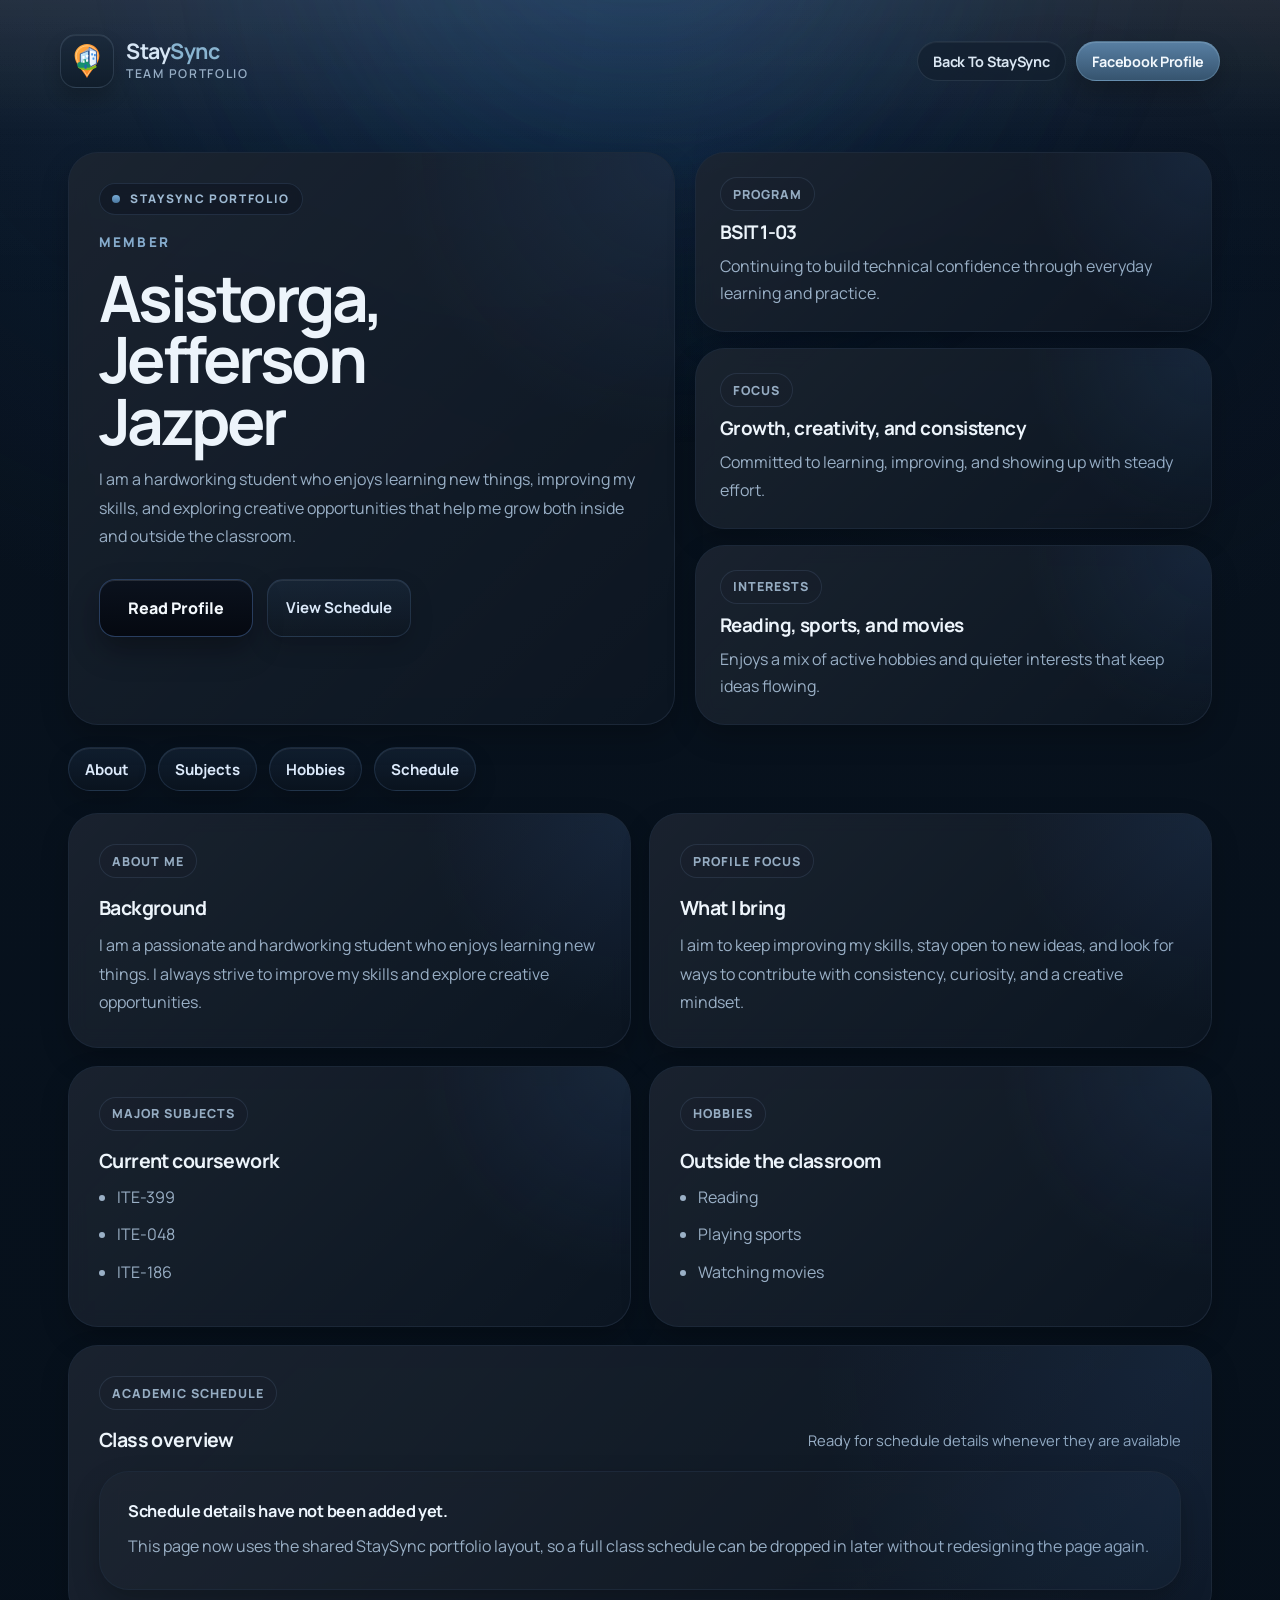
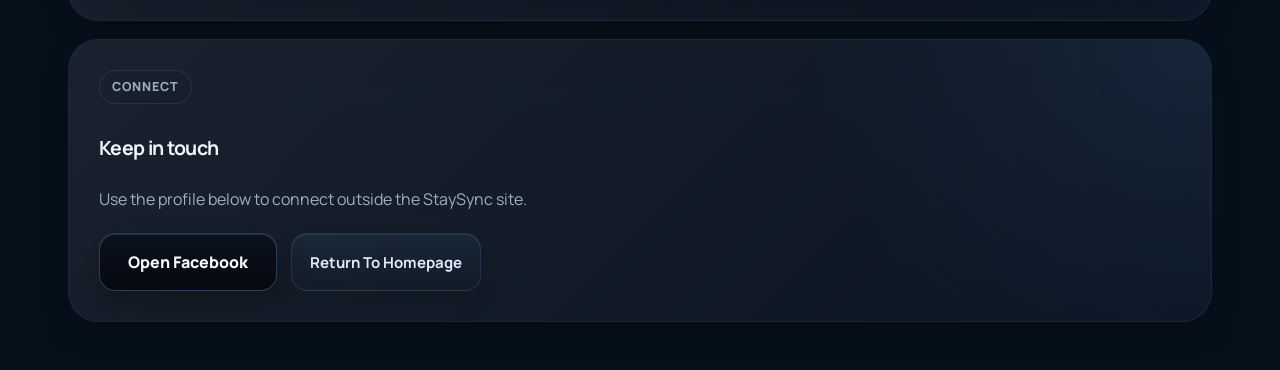
<file: developers/Asistorga.html>
<!DOCTYPE html>
<html lang="en">
<head>
  <meta charset="UTF-8" />
  <meta name="viewport" content="width=device-width, initial-scale=1.0" />
  <title>Jefferson Jazper Asistorga | StaySync Portfolio</title>
  <link rel="preconnect" href="https://fonts.googleapis.com" />
  <link rel="preconnect" href="https://fonts.gstatic.com" crossorigin />
  <link href="https://fonts.googleapis.com/css2?family=Manrope:wght@400;500;600;700;800&display=swap" rel="stylesheet" />
  <link rel="stylesheet" href="../style.css" />
  <link rel="stylesheet" href="../theme-dark.css" />
  <link rel="stylesheet" href="portfolio.css" />
</head>
<body class="portfolio-page">
  <div class="page-shell portfolio-shell">
    <header class="topbar">
      <a class="brand brand-link" href="../index.html" aria-label="Back to StaySync homepage">
        <span class="brand-mark" aria-hidden="true">
          <svg viewBox="0 0 72 72" role="presentation">
            <defs>
              <linearGradient id="pinGradient-jeff" x1="0%" y1="0%" x2="100%" y2="100%">
                <stop offset="0%" stop-color="#ffb347" />
                <stop offset="55%" stop-color="#ff8f2d" />
                <stop offset="100%" stop-color="#ff7f1f" />
              </linearGradient>
              <linearGradient id="towerGradient-jeff" x1="0%" y1="0%" x2="100%" y2="100%">
                <stop offset="0%" stop-color="#d9f1ff" />
                <stop offset="100%" stop-color="#86c6ea" />
              </linearGradient>
              <linearGradient id="towerDarkGradient-jeff" x1="0%" y1="0%" x2="100%" y2="100%">
                <stop offset="0%" stop-color="#ffffff" />
                <stop offset="100%" stop-color="#d8e8fb" />
              </linearGradient>
            </defs>
            <path d="M36 7c11.7 0 21.2 9 21.2 20.1 0 14-13.9 24.4-21.2 37.9C28.7 51.5 14.8 41.1 14.8 27.1 14.8 16 24.3 7 36 7Z" fill="url(#pinGradient-jeff)" />
            <path d="M36 61.5c-7.9-13.7-18.6-23.2-18.6-34.3C17.4 17.8 25.5 10 36 10s18.6 7.8 18.6 17.2c0 11.1-10.7 20.6-18.6 34.3Z" fill="none" stroke="#ffcf8b" stroke-width="1.5" stroke-linejoin="round" />
            <path d="M24.5 34.5 24.5 23.8 38.6 18.3 38.6 44.8 24.5 42.2Z" fill="url(#towerGradient-jeff)" stroke="#1b4f95" stroke-width="1.5" stroke-linejoin="round" />
            <path d="M39.8 12.8 52.2 19.5 52.2 40.7 39.8 47.1Z" fill="url(#towerDarkGradient-jeff)" stroke="#1e4f96" stroke-width="1.5" stroke-linejoin="round" />
            <path d="M38.6 18.3 52.2 19.5 39.8 12.8 24.5 23.8Z" fill="#8bb3ea" opacity="0.55" />
            <path d="M22.5 45.8c4.8 4.5 20.2 5.5 27.6 0" fill="none" stroke="#7dbb1d" stroke-width="4.6" stroke-linecap="round" />
            <path d="M19 42.6c0-2.6 2.2-4.8 5-4.8 1.2 0 2.2.3 3.1 1 .2-3.2 2.8-5.6 6-5.6 3.5 0 6.3 2.7 6.3 6.2 0 .6-.1 1.1-.2 1.6 1.7.1 3 1.5 3 3.2 0 1.8-1.5 3.3-3.3 3.3H24.1c-2.8 0-5.1-2.2-5.1-4.9Z" fill="#15906e" />
            <g fill="#ffffff" opacity="0.95">
              <rect x="28.1" y="27.6" width="3.8" height="4.4" rx="0.6" />
              <rect x="34.2" y="25.5" width="3.8" height="4.4" rx="0.6" />
              <rect x="28.1" y="34.6" width="3.8" height="4.4" rx="0.6" />
              <rect x="34.2" y="32.8" width="3.8" height="4.4" rx="0.6" />
              <rect x="43.2" y="22.8" width="3.2" height="3.6" rx="0.5" fill="#4093ec" />
              <rect x="47.9" y="24.1" width="3.2" height="3.6" rx="0.5" fill="#4093ec" />
              <rect x="45.5" y="30.1" width="3.2" height="3.6" rx="0.5" fill="#4093ec" />
            </g>
            <rect x="31.7" y="42.2" width="3.7" height="6.9" rx="0.7" fill="#2562b3" />
          </svg>
        </span>
        <div class="brand-stack">
          <span class="brand-name"><span class="brand-stay">Stay</span><span class="brand-sync">Sync</span></span>
          <span class="brand-subtitle">Team Portfolio</span>
        </div>
      </a>
      <div class="topbar-right">
        <a class="topbar-chip" href="../index.html">Back To StaySync</a>
        <a class="topbar-chip topbar-chip-accent" href="https://www.facebook.com/share/18z2sf8dFB" target="_blank" rel="noopener noreferrer">Facebook Profile</a>
      </div>
    </header>

    <main class="portfolio-main">
      <section class="portfolio-hero">
        <article class="portfolio-panel">
          <span class="eyebrow">StaySync Portfolio</span>
          <p class="portfolio-role">Member</p>
          <h1>Asistorga, Jefferson Jazper</h1>
          <p class="portfolio-summary">
            I am a hardworking student who enjoys learning new things, improving my skills, and exploring creative opportunities that help me grow both inside and outside the classroom.
          </p>
          <div class="portfolio-actions">
            <a class="download-button" href="#about">Read Profile</a>
            <a class="portfolio-secondary" href="#schedule">View Schedule</a>
          </div>
        </article>

        <div class="portfolio-stats">
          <article class="portfolio-stat">
            <span class="portfolio-stat-label">Program</span>
            <strong>BSIT 1-03</strong>
            <p>Continuing to build technical confidence through everyday learning and practice.</p>
          </article>
          <article class="portfolio-stat">
            <span class="portfolio-stat-label">Focus</span>
            <strong>Growth, creativity, and consistency</strong>
            <p>Committed to learning, improving, and showing up with steady effort.</p>
          </article>
          <article class="portfolio-stat">
            <span class="portfolio-stat-label">Interests</span>
            <strong>Reading, sports, and movies</strong>
            <p>Enjoys a mix of active hobbies and quieter interests that keep ideas flowing.</p>
          </article>
        </div>
      </section>

      <nav class="portfolio-anchor-nav" aria-label="Portfolio sections">
        <a class="portfolio-chip" href="#about">About</a>
        <a class="portfolio-chip" href="#subjects">Subjects</a>
        <a class="portfolio-chip" href="#hobbies">Hobbies</a>
        <a class="portfolio-chip" href="#schedule">Schedule</a>
      </nav>

      <section class="portfolio-grid">
        <article class="portfolio-card" id="about">
          <span class="portfolio-label">About Me</span>
          <h2>Background</h2>
          <p>
            I am a passionate and hardworking student who enjoys learning new things. I always strive to improve my skills and explore creative opportunities.
          </p>
        </article>

        <article class="portfolio-card">
          <span class="portfolio-label">Profile Focus</span>
          <h2>What I bring</h2>
          <p>
            I aim to keep improving my skills, stay open to new ideas, and look for ways to contribute with consistency, curiosity, and a creative mindset.
          </p>
        </article>

        <article class="portfolio-card" id="subjects">
          <span class="portfolio-label">Major Subjects</span>
          <h2>Current coursework</h2>
          <ul class="portfolio-list">
            <li>ITE-399</li>
            <li>ITE-048</li>
            <li>ITE-186</li>
          </ul>
        </article>

        <article class="portfolio-card" id="hobbies">
          <span class="portfolio-label">Hobbies</span>
          <h2>Outside the classroom</h2>
          <ul class="portfolio-list">
            <li>Reading</li>
            <li>Playing sports</li>
            <li>Watching movies</li>
          </ul>
        </article>

        <article class="portfolio-card portfolio-card-wide" id="schedule">
          <div class="portfolio-card-header">
            <div>
              <span class="portfolio-label">Academic Schedule</span>
              <h2>Class overview</h2>
            </div>
            <p class="portfolio-note">Ready for schedule details whenever they are available</p>
          </div>

          <div class="portfolio-empty-state">
            <strong>Schedule details have not been added yet.</strong>
            <p>This page now uses the shared StaySync portfolio layout, so a full class schedule can be dropped in later without redesigning the page again.</p>
          </div>
        </article>

        <article class="portfolio-card portfolio-card-wide portfolio-contact">
          <span class="portfolio-label">Connect</span>
          <h2>Keep in touch</h2>
          <p>Use the profile below to connect outside the StaySync site.</p>
          <div class="portfolio-contact-bar">
            <a class="download-button" href="https://www.facebook.com/share/18z2sf8dFB" target="_blank" rel="noopener noreferrer">Open Facebook</a>
            <a class="portfolio-secondary" href="../index.html">Return To Homepage</a>
          </div>
        </article>
      </section>
    </main>
  </div>
</body>
</html>
</file>
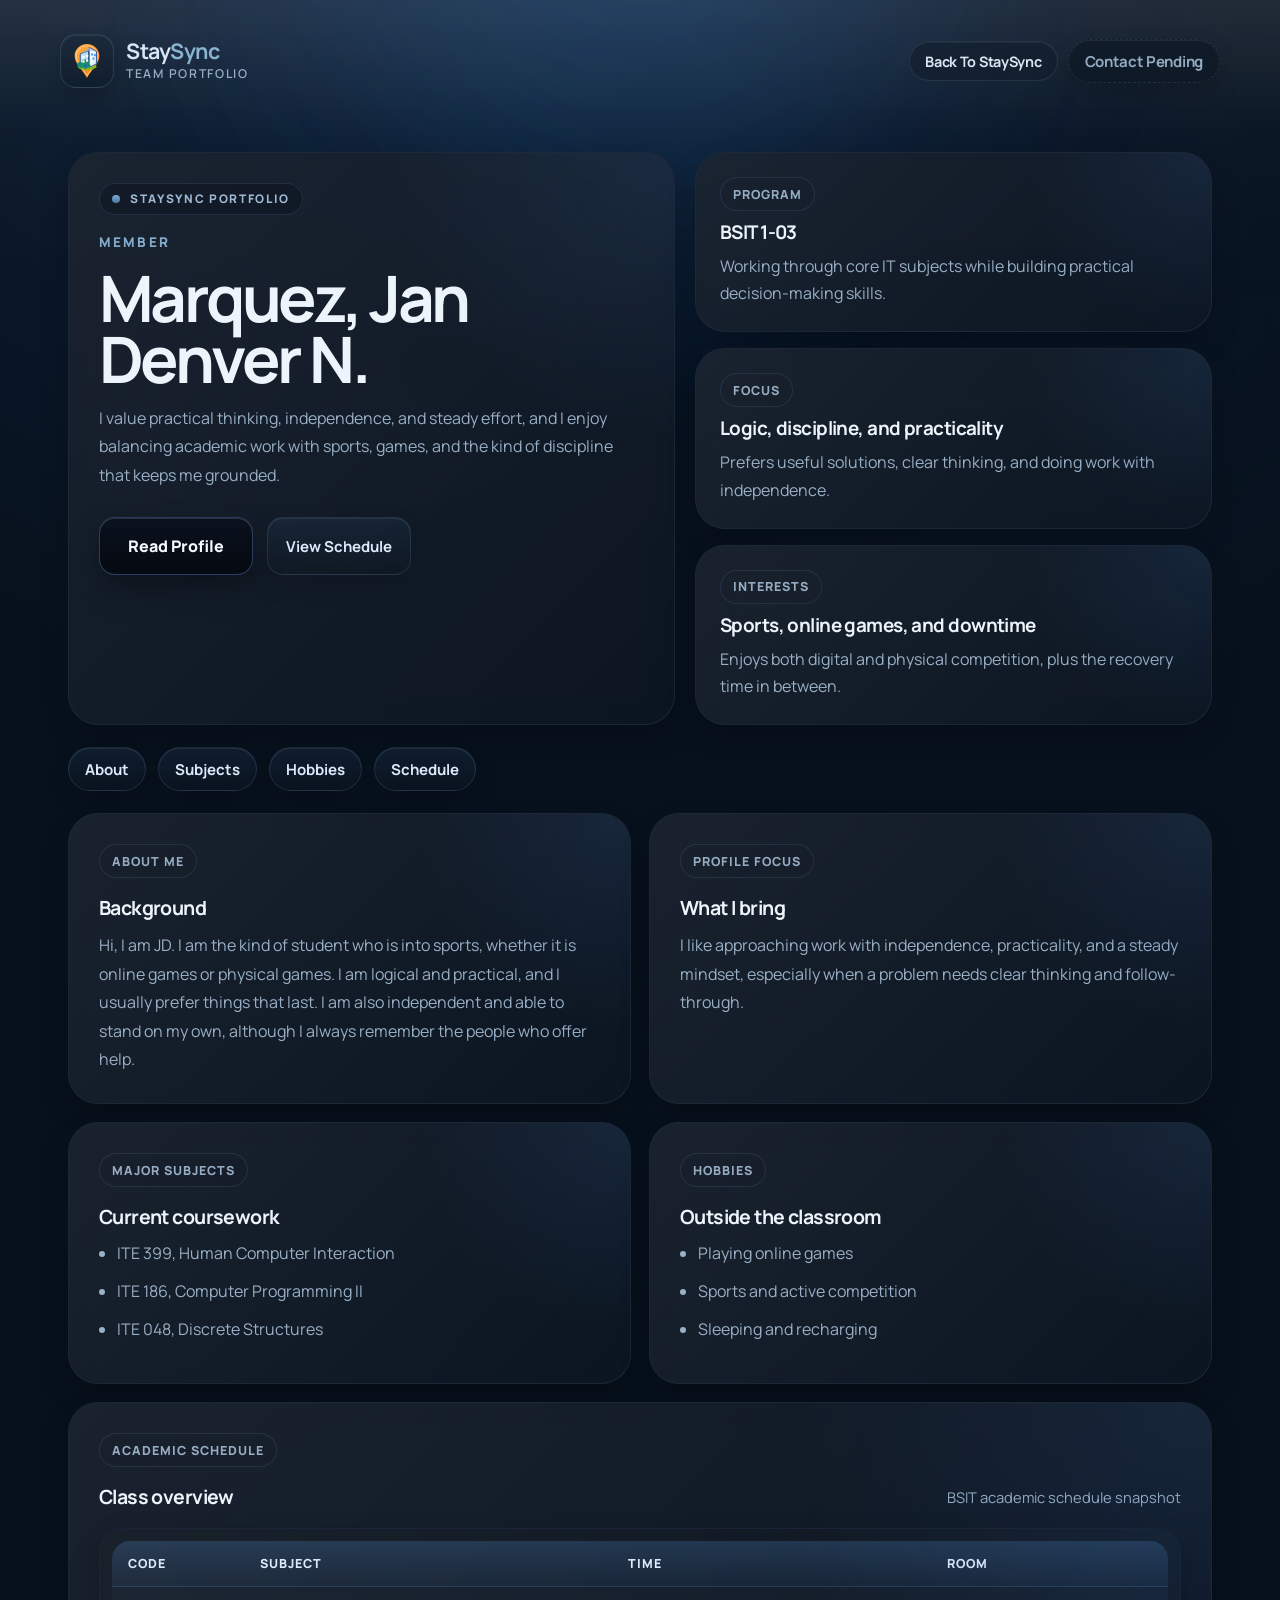
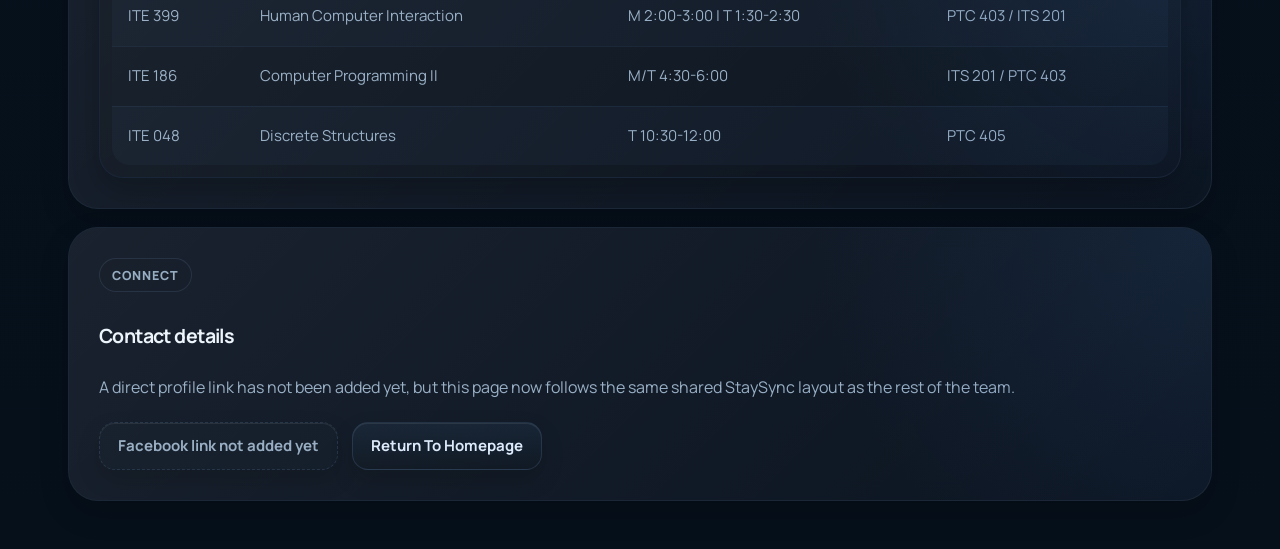
<file: developers/Denver.html>
<!DOCTYPE html>
<html lang="en">
<head>
  <meta charset="UTF-8" />
  <meta name="viewport" content="width=device-width, initial-scale=1.0" />
  <title>Jan Denver Marquez | StaySync Portfolio</title>
  <link rel="preconnect" href="https://fonts.googleapis.com" />
  <link rel="preconnect" href="https://fonts.gstatic.com" crossorigin />
  <link href="https://fonts.googleapis.com/css2?family=Manrope:wght@400;500;600;700;800&display=swap" rel="stylesheet" />
  <link rel="stylesheet" href="../style.css" />
  <link rel="stylesheet" href="../theme-dark.css" />
  <link rel="stylesheet" href="portfolio.css" />
</head>
<body class="portfolio-page">
  <div class="page-shell portfolio-shell">
    <header class="topbar">
      <a class="brand brand-link" href="../index.html" aria-label="Back to StaySync homepage">
        <span class="brand-mark" aria-hidden="true">
          <svg viewBox="0 0 72 72" role="presentation">
            <defs>
              <linearGradient id="pinGradient-denver" x1="0%" y1="0%" x2="100%" y2="100%">
                <stop offset="0%" stop-color="#ffb347" />
                <stop offset="55%" stop-color="#ff8f2d" />
                <stop offset="100%" stop-color="#ff7f1f" />
              </linearGradient>
              <linearGradient id="towerGradient-denver" x1="0%" y1="0%" x2="100%" y2="100%">
                <stop offset="0%" stop-color="#d9f1ff" />
                <stop offset="100%" stop-color="#86c6ea" />
              </linearGradient>
              <linearGradient id="towerDarkGradient-denver" x1="0%" y1="0%" x2="100%" y2="100%">
                <stop offset="0%" stop-color="#ffffff" />
                <stop offset="100%" stop-color="#d8e8fb" />
              </linearGradient>
            </defs>
            <path d="M36 7c11.7 0 21.2 9 21.2 20.1 0 14-13.9 24.4-21.2 37.9C28.7 51.5 14.8 41.1 14.8 27.1 14.8 16 24.3 7 36 7Z" fill="url(#pinGradient-denver)" />
            <path d="M36 61.5c-7.9-13.7-18.6-23.2-18.6-34.3C17.4 17.8 25.5 10 36 10s18.6 7.8 18.6 17.2c0 11.1-10.7 20.6-18.6 34.3Z" fill="none" stroke="#ffcf8b" stroke-width="1.5" stroke-linejoin="round" />
            <path d="M24.5 34.5 24.5 23.8 38.6 18.3 38.6 44.8 24.5 42.2Z" fill="url(#towerGradient-denver)" stroke="#1b4f95" stroke-width="1.5" stroke-linejoin="round" />
            <path d="M39.8 12.8 52.2 19.5 52.2 40.7 39.8 47.1Z" fill="url(#towerDarkGradient-denver)" stroke="#1e4f96" stroke-width="1.5" stroke-linejoin="round" />
            <path d="M38.6 18.3 52.2 19.5 39.8 12.8 24.5 23.8Z" fill="#8bb3ea" opacity="0.55" />
            <path d="M22.5 45.8c4.8 4.5 20.2 5.5 27.6 0" fill="none" stroke="#7dbb1d" stroke-width="4.6" stroke-linecap="round" />
            <path d="M19 42.6c0-2.6 2.2-4.8 5-4.8 1.2 0 2.2.3 3.1 1 .2-3.2 2.8-5.6 6-5.6 3.5 0 6.3 2.7 6.3 6.2 0 .6-.1 1.1-.2 1.6 1.7.1 3 1.5 3 3.2 0 1.8-1.5 3.3-3.3 3.3H24.1c-2.8 0-5.1-2.2-5.1-4.9Z" fill="#15906e" />
            <g fill="#ffffff" opacity="0.95">
              <rect x="28.1" y="27.6" width="3.8" height="4.4" rx="0.6" />
              <rect x="34.2" y="25.5" width="3.8" height="4.4" rx="0.6" />
              <rect x="28.1" y="34.6" width="3.8" height="4.4" rx="0.6" />
              <rect x="34.2" y="32.8" width="3.8" height="4.4" rx="0.6" />
              <rect x="43.2" y="22.8" width="3.2" height="3.6" rx="0.5" fill="#4093ec" />
              <rect x="47.9" y="24.1" width="3.2" height="3.6" rx="0.5" fill="#4093ec" />
              <rect x="45.5" y="30.1" width="3.2" height="3.6" rx="0.5" fill="#4093ec" />
            </g>
            <rect x="31.7" y="42.2" width="3.7" height="6.9" rx="0.7" fill="#2562b3" />
          </svg>
        </span>
        <div class="brand-stack">
          <span class="brand-name"><span class="brand-stay">Stay</span><span class="brand-sync">Sync</span></span>
          <span class="brand-subtitle">Team Portfolio</span>
        </div>
      </a>
      <div class="topbar-right">
        <a class="topbar-chip" href="../index.html">Back To StaySync</a>
        <span class="topbar-chip portfolio-chip-static">Contact Pending</span>
      </div>
    </header>

    <main class="portfolio-main">
      <section class="portfolio-hero">
        <article class="portfolio-panel">
          <span class="eyebrow">StaySync Portfolio</span>
          <p class="portfolio-role">Member</p>
          <h1>Marquez, Jan Denver N.</h1>
          <p class="portfolio-summary">
            I value practical thinking, independence, and steady effort, and I enjoy balancing academic work with sports, games, and the kind of discipline that keeps me grounded.
          </p>
          <div class="portfolio-actions">
            <a class="download-button" href="#about">Read Profile</a>
            <a class="portfolio-secondary" href="#schedule">View Schedule</a>
          </div>
        </article>

        <div class="portfolio-stats">
          <article class="portfolio-stat">
            <span class="portfolio-stat-label">Program</span>
            <strong>BSIT 1-03</strong>
            <p>Working through core IT subjects while building practical decision-making skills.</p>
          </article>
          <article class="portfolio-stat">
            <span class="portfolio-stat-label">Focus</span>
            <strong>Logic, discipline, and practicality</strong>
            <p>Prefers useful solutions, clear thinking, and doing work with independence.</p>
          </article>
          <article class="portfolio-stat">
            <span class="portfolio-stat-label">Interests</span>
            <strong>Sports, online games, and downtime</strong>
            <p>Enjoys both digital and physical competition, plus the recovery time in between.</p>
          </article>
        </div>
      </section>

      <nav class="portfolio-anchor-nav" aria-label="Portfolio sections">
        <a class="portfolio-chip" href="#about">About</a>
        <a class="portfolio-chip" href="#subjects">Subjects</a>
        <a class="portfolio-chip" href="#hobbies">Hobbies</a>
        <a class="portfolio-chip" href="#schedule">Schedule</a>
      </nav>

      <section class="portfolio-grid">
        <article class="portfolio-card" id="about">
          <span class="portfolio-label">About Me</span>
          <h2>Background</h2>
          <p>
            Hi, I am JD. I am the kind of student who is into sports, whether it is online games or physical games. I am logical and practical, and I usually prefer things that last. I am also independent and able to stand on my own, although I always remember the people who offer help.
          </p>
        </article>

        <article class="portfolio-card">
          <span class="portfolio-label">Profile Focus</span>
          <h2>What I bring</h2>
          <p>
            I like approaching work with independence, practicality, and a steady mindset, especially when a problem needs clear thinking and follow-through.
          </p>
        </article>

        <article class="portfolio-card" id="subjects">
          <span class="portfolio-label">Major Subjects</span>
          <h2>Current coursework</h2>
          <ul class="portfolio-list">
            <li>ITE 399, Human Computer Interaction</li>
            <li>ITE 186, Computer Programming II</li>
            <li>ITE 048, Discrete Structures</li>
          </ul>
        </article>

        <article class="portfolio-card" id="hobbies">
          <span class="portfolio-label">Hobbies</span>
          <h2>Outside the classroom</h2>
          <ul class="portfolio-list">
            <li>Playing online games</li>
            <li>Sports and active competition</li>
            <li>Sleeping and recharging</li>
          </ul>
        </article>

        <article class="portfolio-card portfolio-card-wide" id="schedule">
          <div class="portfolio-card-header">
            <div>
              <span class="portfolio-label">Academic Schedule</span>
              <h2>Class overview</h2>
            </div>
            <p class="portfolio-note">BSIT academic schedule snapshot</p>
          </div>

          <div class="portfolio-table-shell">
            <table class="portfolio-table">
              <thead>
                <tr>
                  <th>Code</th>
                  <th>Subject</th>
                  <th>Time</th>
                  <th>Room</th>
                </tr>
              </thead>
              <tbody>
                <tr>
                  <td data-label="Code">ITE 399</td>
                  <td data-label="Subject">Human Computer Interaction</td>
                  <td data-label="Time">M 2:00-3:00 | T 1:30-2:30</td>
                  <td data-label="Room">PTC 403 / ITS 201</td>
                </tr>
                <tr>
                  <td data-label="Code">ITE 186</td>
                  <td data-label="Subject">Computer Programming II</td>
                  <td data-label="Time">M/T 4:30-6:00</td>
                  <td data-label="Room">ITS 201 / PTC 403</td>
                </tr>
                <tr>
                  <td data-label="Code">ITE 048</td>
                  <td data-label="Subject">Discrete Structures</td>
                  <td data-label="Time">T 10:30-12:00</td>
                  <td data-label="Room">PTC 405</td>
                </tr>
              </tbody>
            </table>
          </div>
        </article>

        <article class="portfolio-card portfolio-card-wide portfolio-contact">
          <span class="portfolio-label">Connect</span>
          <h2>Contact details</h2>
          <p>A direct profile link has not been added yet, but this page now follows the same shared StaySync layout as the rest of the team.</p>
          <div class="portfolio-contact-bar">
            <span class="portfolio-contact-disabled">Facebook link not added yet</span>
            <a class="portfolio-secondary" href="../index.html">Return To Homepage</a>
          </div>
        </article>
      </section>
    </main>
  </div>
</body>
</html>
</file>
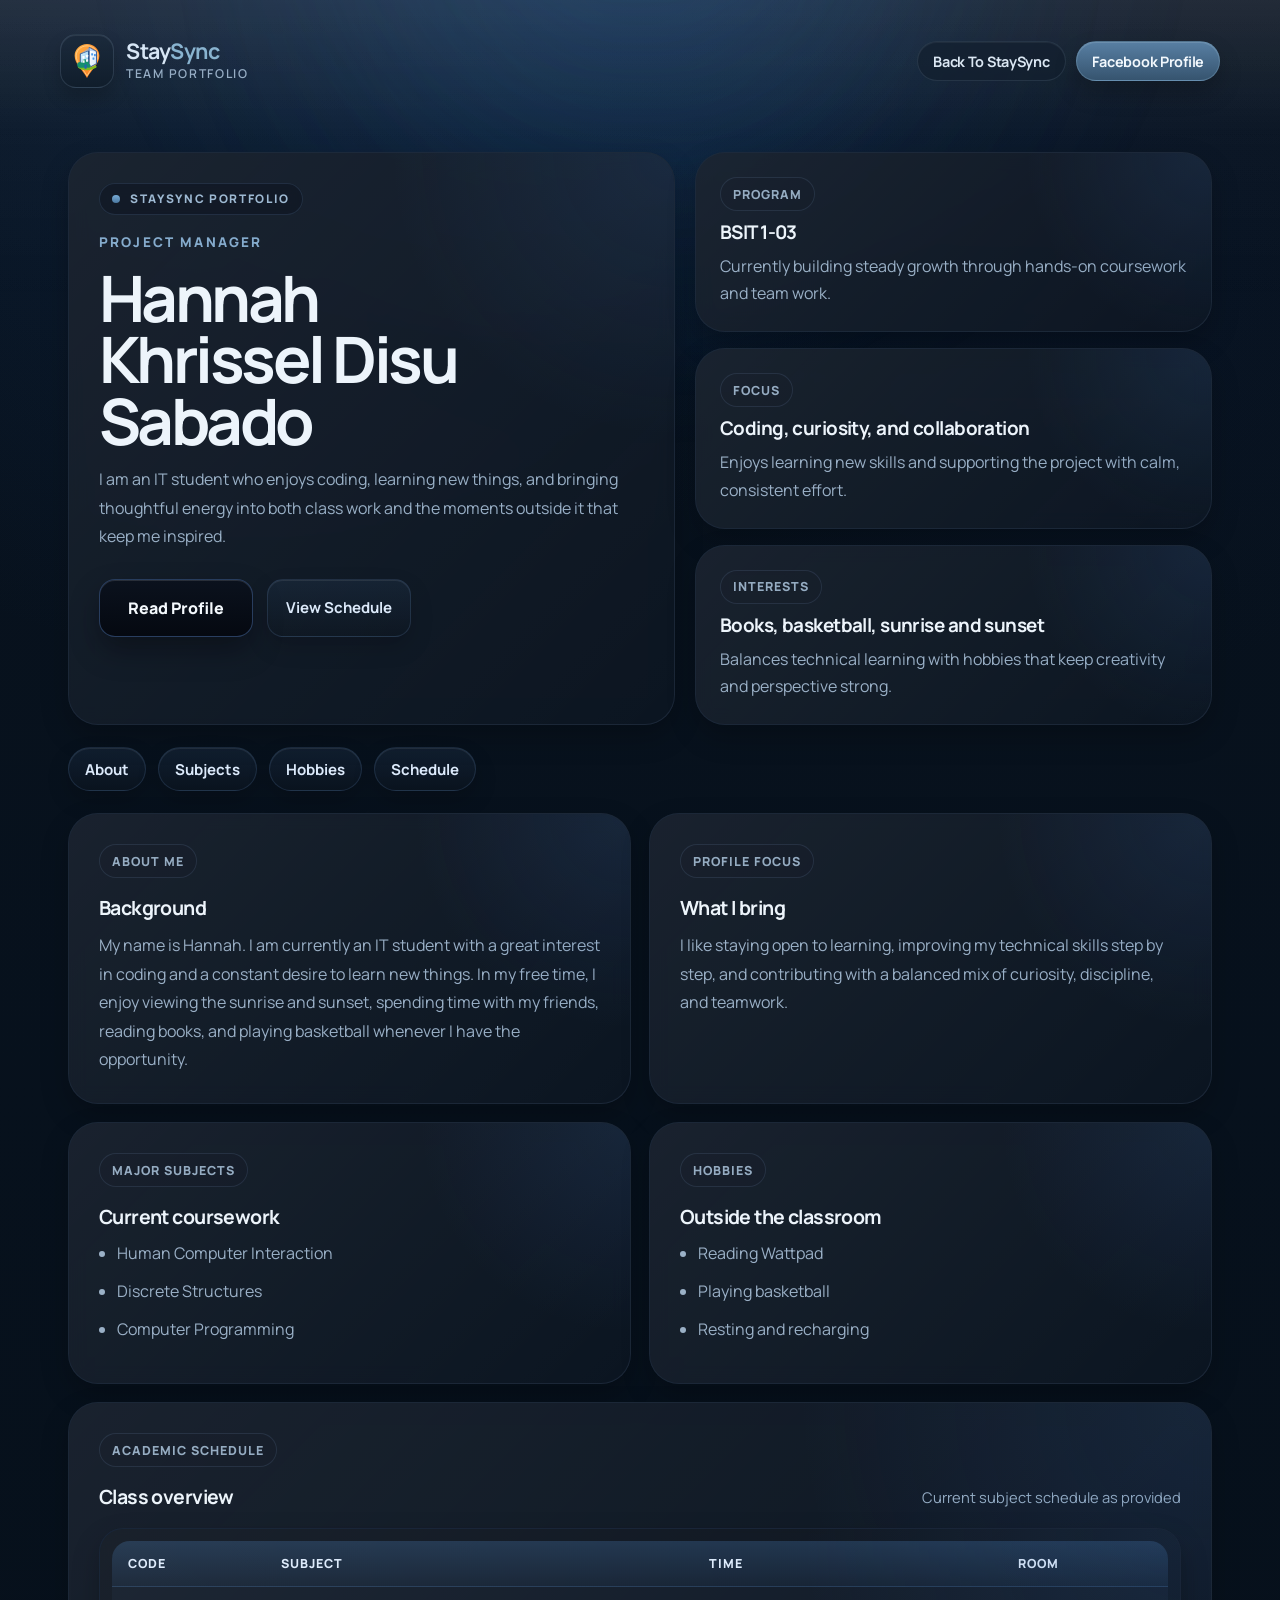
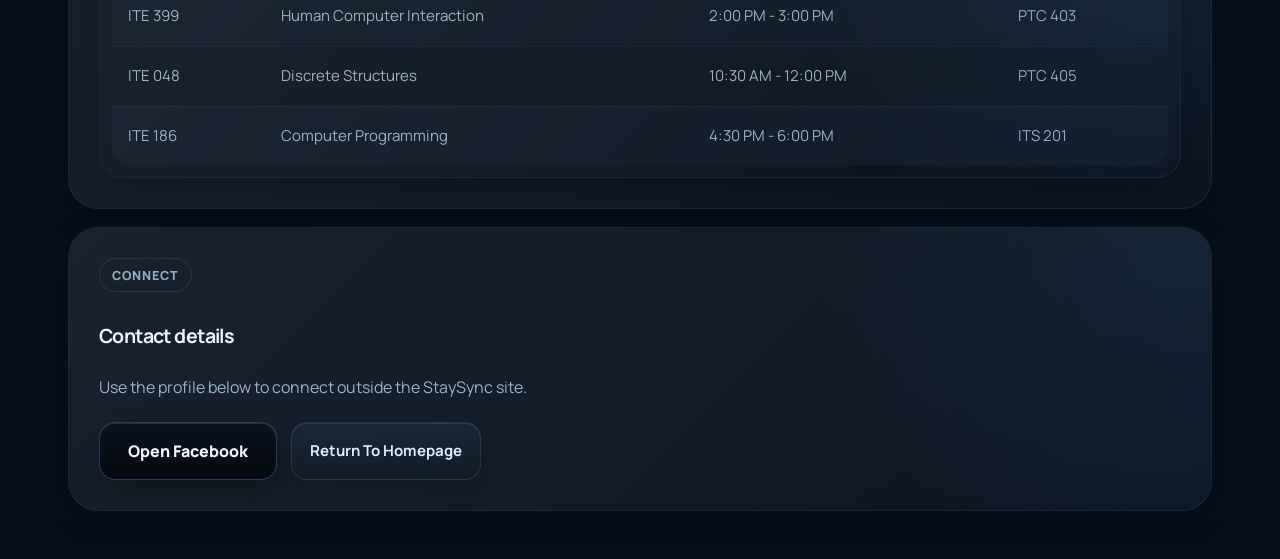
<file: developers/Hannah-portfolio.html>
<!DOCTYPE html>
<html lang="en">
<head>
  <meta charset="UTF-8" />
  <meta name="viewport" content="width=device-width, initial-scale=1.0" />
  <title>Hannah Khrissel Disu Sabado | StaySync Portfolio</title>
  <link rel="preconnect" href="https://fonts.googleapis.com" />
  <link rel="preconnect" href="https://fonts.gstatic.com" crossorigin />
  <link href="https://fonts.googleapis.com/css2?family=Manrope:wght@400;500;600;700;800&display=swap" rel="stylesheet" />
  <link rel="stylesheet" href="../style.css" />
  <link rel="stylesheet" href="../theme-dark.css" />
  <link rel="stylesheet" href="portfolio.css" />
</head>
<body class="portfolio-page">
  <div class="page-shell portfolio-shell">
    <header class="topbar">
      <a class="brand brand-link" href="../index.html" aria-label="Back to StaySync homepage">
        <span class="brand-mark" aria-hidden="true">
          <svg viewBox="0 0 72 72" role="presentation">
            <defs>
              <linearGradient id="pinGradient-hannah" x1="0%" y1="0%" x2="100%" y2="100%">
                <stop offset="0%" stop-color="#ffb347" />
                <stop offset="55%" stop-color="#ff8f2d" />
                <stop offset="100%" stop-color="#ff7f1f" />
              </linearGradient>
              <linearGradient id="towerGradient-hannah" x1="0%" y1="0%" x2="100%" y2="100%">
                <stop offset="0%" stop-color="#d9f1ff" />
                <stop offset="100%" stop-color="#86c6ea" />
              </linearGradient>
              <linearGradient id="towerDarkGradient-hannah" x1="0%" y1="0%" x2="100%" y2="100%">
                <stop offset="0%" stop-color="#ffffff" />
                <stop offset="100%" stop-color="#d8e8fb" />
              </linearGradient>
            </defs>
            <path d="M36 7c11.7 0 21.2 9 21.2 20.1 0 14-13.9 24.4-21.2 37.9C28.7 51.5 14.8 41.1 14.8 27.1 14.8 16 24.3 7 36 7Z" fill="url(#pinGradient-hannah)" />
            <path d="M36 61.5c-7.9-13.7-18.6-23.2-18.6-34.3C17.4 17.8 25.5 10 36 10s18.6 7.8 18.6 17.2c0 11.1-10.7 20.6-18.6 34.3Z" fill="none" stroke="#ffcf8b" stroke-width="1.5" stroke-linejoin="round" />
            <path d="M24.5 34.5 24.5 23.8 38.6 18.3 38.6 44.8 24.5 42.2Z" fill="url(#towerGradient-hannah)" stroke="#1b4f95" stroke-width="1.5" stroke-linejoin="round" />
            <path d="M39.8 12.8 52.2 19.5 52.2 40.7 39.8 47.1Z" fill="url(#towerDarkGradient-hannah)" stroke="#1e4f96" stroke-width="1.5" stroke-linejoin="round" />
            <path d="M38.6 18.3 52.2 19.5 39.8 12.8 24.5 23.8Z" fill="#8bb3ea" opacity="0.55" />
            <path d="M22.5 45.8c4.8 4.5 20.2 5.5 27.6 0" fill="none" stroke="#7dbb1d" stroke-width="4.6" stroke-linecap="round" />
            <path d="M19 42.6c0-2.6 2.2-4.8 5-4.8 1.2 0 2.2.3 3.1 1 .2-3.2 2.8-5.6 6-5.6 3.5 0 6.3 2.7 6.3 6.2 0 .6-.1 1.1-.2 1.6 1.7.1 3 1.5 3 3.2 0 1.8-1.5 3.3-3.3 3.3H24.1c-2.8 0-5.1-2.2-5.1-4.9Z" fill="#15906e" />
            <g fill="#ffffff" opacity="0.95">
              <rect x="28.1" y="27.6" width="3.8" height="4.4" rx="0.6" />
              <rect x="34.2" y="25.5" width="3.8" height="4.4" rx="0.6" />
              <rect x="28.1" y="34.6" width="3.8" height="4.4" rx="0.6" />
              <rect x="34.2" y="32.8" width="3.8" height="4.4" rx="0.6" />
              <rect x="43.2" y="22.8" width="3.2" height="3.6" rx="0.5" fill="#4093ec" />
              <rect x="47.9" y="24.1" width="3.2" height="3.6" rx="0.5" fill="#4093ec" />
              <rect x="45.5" y="30.1" width="3.2" height="3.6" rx="0.5" fill="#4093ec" />
            </g>
            <rect x="31.7" y="42.2" width="3.7" height="6.9" rx="0.7" fill="#2562b3" />
          </svg>
        </span>
        <div class="brand-stack">
          <span class="brand-name"><span class="brand-stay">Stay</span><span class="brand-sync">Sync</span></span>
          <span class="brand-subtitle">Team Portfolio</span>
        </div>
      </a>
      <div class="topbar-right">
        <a class="topbar-chip" href="../index.html">Back To StaySync</a>
        <a class="topbar-chip topbar-chip-accent" href="https://www.facebook.com/share/17D3uxrfbx/" target="_blank" rel="noopener noreferrer">Facebook Profile</a>
      </div>
    </header>

    <main class="portfolio-main">
      <section class="portfolio-hero">
        <article class="portfolio-panel">
          <span class="eyebrow">StaySync Portfolio</span>
          <p class="portfolio-role">Project Manager</p>
          <h1>Hannah Khrissel Disu Sabado</h1>
          <p class="portfolio-summary">
            I am an IT student who enjoys coding, learning new things, and bringing thoughtful energy into both class work and the moments outside it that keep me inspired.
          </p>
          <div class="portfolio-actions">
            <a class="download-button" href="#about">Read Profile</a>
            <a class="portfolio-secondary" href="#schedule">View Schedule</a>
          </div>
        </article>

        <div class="portfolio-stats">
          <article class="portfolio-stat">
            <span class="portfolio-stat-label">Program</span>
            <strong>BSIT 1-03</strong>
            <p>Currently building steady growth through hands-on coursework and team work.</p>
          </article>
          <article class="portfolio-stat">
            <span class="portfolio-stat-label">Focus</span>
            <strong>Coding, curiosity, and collaboration</strong>
            <p>Enjoys learning new skills and supporting the project with calm, consistent effort.</p>
          </article>
          <article class="portfolio-stat">
            <span class="portfolio-stat-label">Interests</span>
            <strong>Books, basketball, sunrise and sunset</strong>
            <p>Balances technical learning with hobbies that keep creativity and perspective strong.</p>
          </article>
        </div>
      </section>

      <nav class="portfolio-anchor-nav" aria-label="Portfolio sections">
        <a class="portfolio-chip" href="#about">About</a>
        <a class="portfolio-chip" href="#subjects">Subjects</a>
        <a class="portfolio-chip" href="#hobbies">Hobbies</a>
        <a class="portfolio-chip" href="#schedule">Schedule</a>
      </nav>

      <section class="portfolio-grid">
        <article class="portfolio-card" id="about">
          <span class="portfolio-label">About Me</span>
          <h2>Background</h2>
          <p>
            My name is Hannah. I am currently an IT student with a great interest in coding and a constant desire to learn new things. In my free time, I enjoy viewing the sunrise and sunset, spending time with my friends, reading books, and playing basketball whenever I have the opportunity.
          </p>
        </article>

        <article class="portfolio-card">
          <span class="portfolio-label">Profile Focus</span>
          <h2>What I bring</h2>
          <p>
            I like staying open to learning, improving my technical skills step by step, and contributing with a balanced mix of curiosity, discipline, and teamwork.
          </p>
        </article>

        <article class="portfolio-card" id="subjects">
          <span class="portfolio-label">Major Subjects</span>
          <h2>Current coursework</h2>
          <ul class="portfolio-list">
            <li>Human Computer Interaction</li>
            <li>Discrete Structures</li>
            <li>Computer Programming</li>
          </ul>
        </article>

        <article class="portfolio-card" id="hobbies">
          <span class="portfolio-label">Hobbies</span>
          <h2>Outside the classroom</h2>
          <ul class="portfolio-list">
            <li>Reading Wattpad</li>
            <li>Playing basketball</li>
            <li>Resting and recharging</li>
          </ul>
        </article>

        <article class="portfolio-card portfolio-card-wide" id="schedule">
          <div class="portfolio-card-header">
            <div>
              <span class="portfolio-label">Academic Schedule</span>
              <h2>Class overview</h2>
            </div>
            <p class="portfolio-note">Current subject schedule as provided</p>
          </div>

          <div class="portfolio-table-shell">
            <table class="portfolio-table">
              <thead>
                <tr>
                  <th>Code</th>
                  <th>Subject</th>
                  <th>Time</th>
                  <th>Room</th>
                </tr>
              </thead>
              <tbody>
                <tr>
                  <td data-label="Code">ITE 399</td>
                  <td data-label="Subject">Human Computer Interaction</td>
                  <td data-label="Time">2:00 PM - 3:00 PM</td>
                  <td data-label="Room">PTC 403</td>
                </tr>
                <tr>
                  <td data-label="Code">ITE 048</td>
                  <td data-label="Subject">Discrete Structures</td>
                  <td data-label="Time">10:30 AM - 12:00 PM</td>
                  <td data-label="Room">PTC 405</td>
                </tr>
                <tr>
                  <td data-label="Code">ITE 186</td>
                  <td data-label="Subject">Computer Programming</td>
                  <td data-label="Time">4:30 PM - 6:00 PM</td>
                  <td data-label="Room">ITS 201</td>
                </tr>
              </tbody>
            </table>
          </div>
        </article>

        <article class="portfolio-card portfolio-card-wide portfolio-contact">
          <span class="portfolio-label">Connect</span>
          <h2>Contact details</h2>
          <p>Use the profile below to connect outside the StaySync site.</p>
          <div class="portfolio-contact-bar">
            <a class="download-button" href="https://www.facebook.com/share/17D3uxrfbx/" target="_blank" rel="noopener noreferrer">Open Facebook</a>
            <a class="portfolio-secondary" href="../index.html">Return To Homepage</a>
          </div>
        </article>
      </section>
    </main>
  </div>
</body>
</html>
</file>
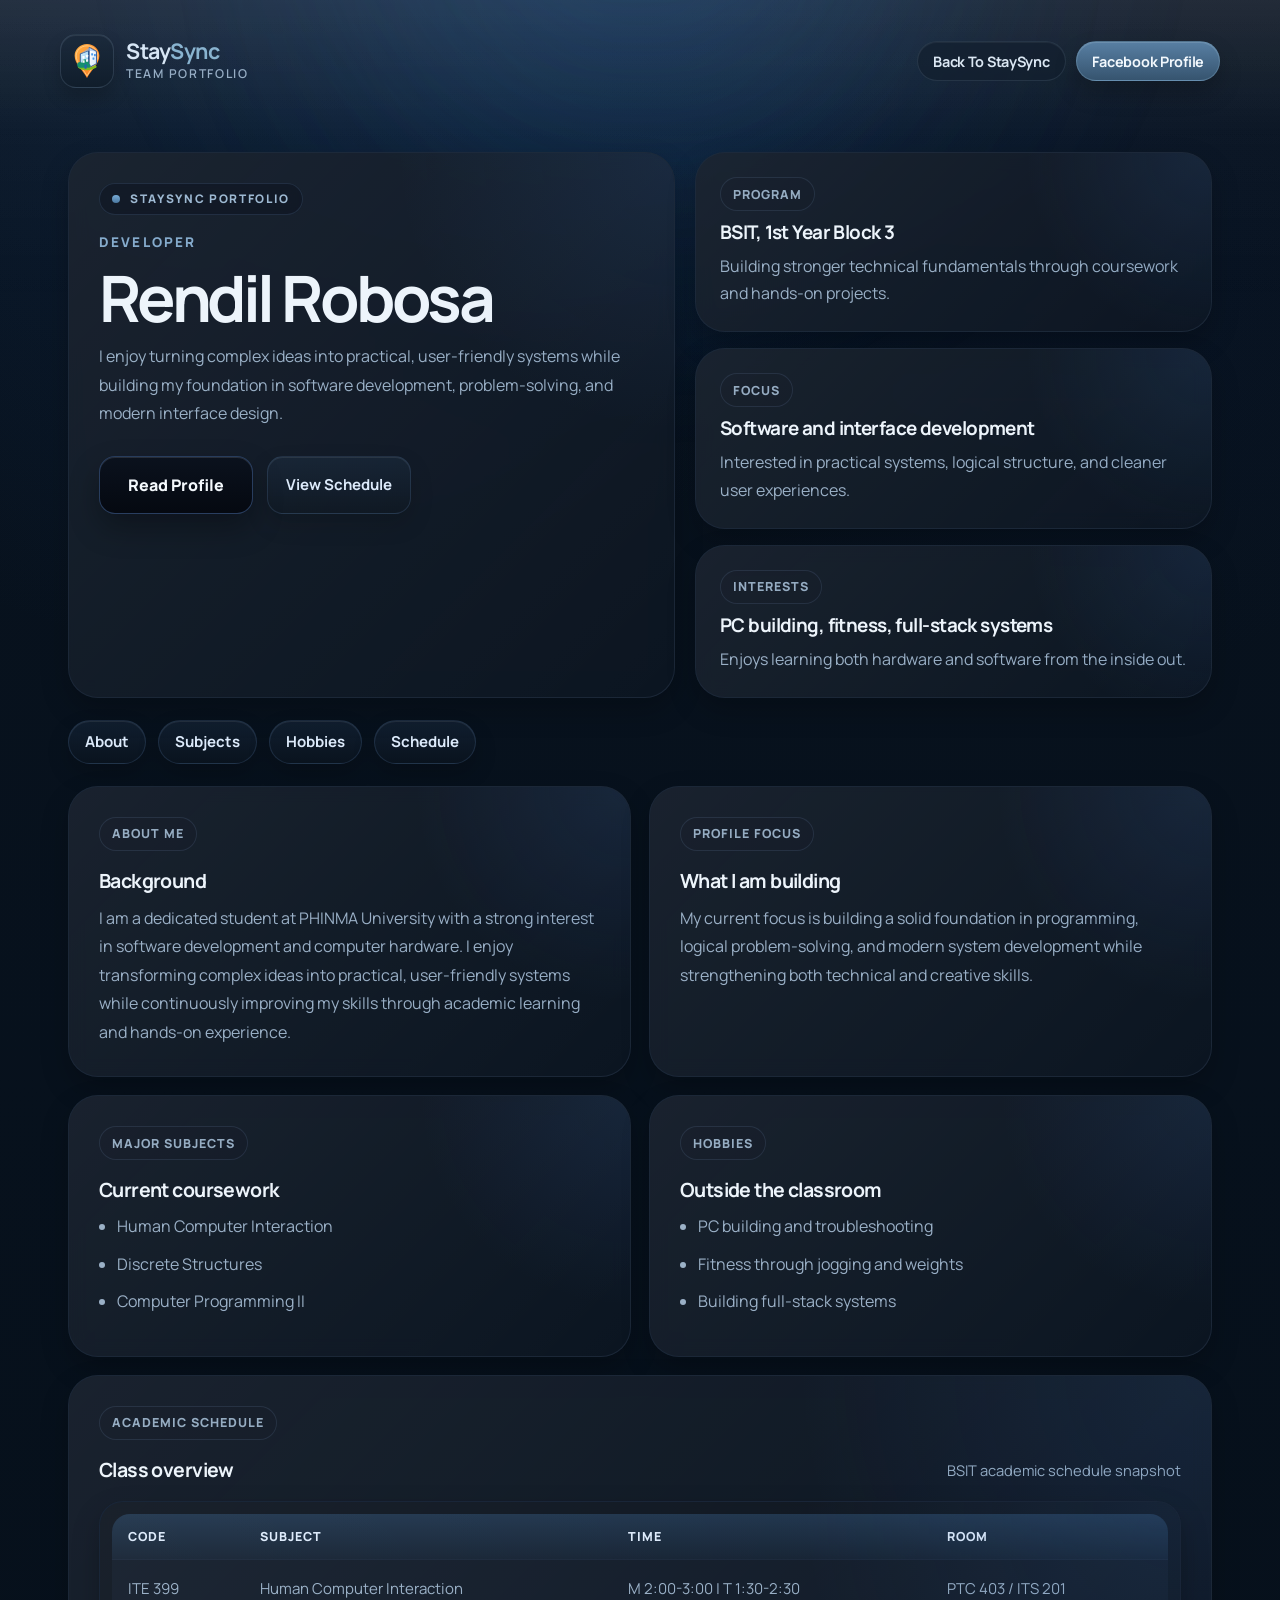
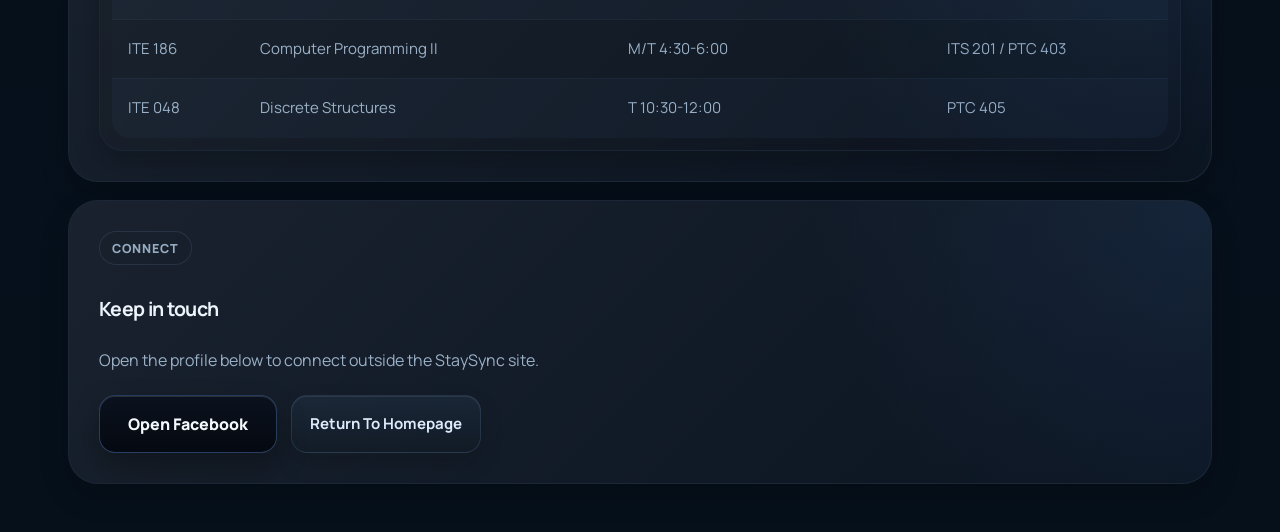
<file: developers/maindeveloper.html>
<!DOCTYPE html>
<html lang="en">
<head>
  <meta charset="UTF-8" />
  <meta name="viewport" content="width=device-width, initial-scale=1.0" />
  <title>Rendil Robosa | StaySync Portfolio</title>
  <link rel="preconnect" href="https://fonts.googleapis.com" />
  <link rel="preconnect" href="https://fonts.gstatic.com" crossorigin />
  <link href="https://fonts.googleapis.com/css2?family=Manrope:wght@400;500;600;700;800&display=swap" rel="stylesheet" />
  <link rel="stylesheet" href="../style.css" />
  <link rel="stylesheet" href="../theme-dark.css" />
  <link rel="stylesheet" href="portfolio.css" />
</head>
<body class="portfolio-page">
  <div class="page-shell portfolio-shell">
    <header class="topbar">
      <a class="brand brand-link" href="../index.html" aria-label="Back to StaySync homepage">
        <span class="brand-mark" aria-hidden="true">
          <svg viewBox="0 0 72 72" role="presentation">
            <defs>
              <linearGradient id="pinGradient-rendil" x1="0%" y1="0%" x2="100%" y2="100%">
                <stop offset="0%" stop-color="#ffb347" />
                <stop offset="55%" stop-color="#ff8f2d" />
                <stop offset="100%" stop-color="#ff7f1f" />
              </linearGradient>
              <linearGradient id="towerGradient-rendil" x1="0%" y1="0%" x2="100%" y2="100%">
                <stop offset="0%" stop-color="#d9f1ff" />
                <stop offset="100%" stop-color="#86c6ea" />
              </linearGradient>
              <linearGradient id="towerDarkGradient-rendil" x1="0%" y1="0%" x2="100%" y2="100%">
                <stop offset="0%" stop-color="#ffffff" />
                <stop offset="100%" stop-color="#d8e8fb" />
              </linearGradient>
            </defs>
            <path d="M36 7c11.7 0 21.2 9 21.2 20.1 0 14-13.9 24.4-21.2 37.9C28.7 51.5 14.8 41.1 14.8 27.1 14.8 16 24.3 7 36 7Z" fill="url(#pinGradient-rendil)" />
            <path d="M36 61.5c-7.9-13.7-18.6-23.2-18.6-34.3C17.4 17.8 25.5 10 36 10s18.6 7.8 18.6 17.2c0 11.1-10.7 20.6-18.6 34.3Z" fill="none" stroke="#ffcf8b" stroke-width="1.5" stroke-linejoin="round" />
            <path d="M24.5 34.5 24.5 23.8 38.6 18.3 38.6 44.8 24.5 42.2Z" fill="url(#towerGradient-rendil)" stroke="#1b4f95" stroke-width="1.5" stroke-linejoin="round" />
            <path d="M39.8 12.8 52.2 19.5 52.2 40.7 39.8 47.1Z" fill="url(#towerDarkGradient-rendil)" stroke="#1e4f96" stroke-width="1.5" stroke-linejoin="round" />
            <path d="M38.6 18.3 52.2 19.5 39.8 12.8 24.5 23.8Z" fill="#8bb3ea" opacity="0.55" />
            <path d="M22.5 45.8c4.8 4.5 20.2 5.5 27.6 0" fill="none" stroke="#7dbb1d" stroke-width="4.6" stroke-linecap="round" />
            <path d="M19 42.6c0-2.6 2.2-4.8 5-4.8 1.2 0 2.2.3 3.1 1 .2-3.2 2.8-5.6 6-5.6 3.5 0 6.3 2.7 6.3 6.2 0 .6-.1 1.1-.2 1.6 1.7.1 3 1.5 3 3.2 0 1.8-1.5 3.3-3.3 3.3H24.1c-2.8 0-5.1-2.2-5.1-4.9Z" fill="#15906e" />
            <g fill="#ffffff" opacity="0.95">
              <rect x="28.1" y="27.6" width="3.8" height="4.4" rx="0.6" />
              <rect x="34.2" y="25.5" width="3.8" height="4.4" rx="0.6" />
              <rect x="28.1" y="34.6" width="3.8" height="4.4" rx="0.6" />
              <rect x="34.2" y="32.8" width="3.8" height="4.4" rx="0.6" />
              <rect x="43.2" y="22.8" width="3.2" height="3.6" rx="0.5" fill="#4093ec" />
              <rect x="47.9" y="24.1" width="3.2" height="3.6" rx="0.5" fill="#4093ec" />
              <rect x="45.5" y="30.1" width="3.2" height="3.6" rx="0.5" fill="#4093ec" />
            </g>
            <rect x="31.7" y="42.2" width="3.7" height="6.9" rx="0.7" fill="#2562b3" />
          </svg>
        </span>
        <div class="brand-stack">
          <span class="brand-name"><span class="brand-stay">Stay</span><span class="brand-sync">Sync</span></span>
          <span class="brand-subtitle">Team Portfolio</span>
        </div>
      </a>
      <div class="topbar-right">
        <a class="topbar-chip" href="../index.html">Back To StaySync</a>
        <a class="topbar-chip topbar-chip-accent" href="https://www.facebook.com/Rendil.Robosa/" target="_blank" rel="noopener noreferrer">Facebook Profile</a>
      </div>
    </header>

    <main class="portfolio-main">
      <section class="portfolio-hero">
        <article class="portfolio-panel">
          <span class="eyebrow">StaySync Portfolio</span>
          <p class="portfolio-role">Developer</p>
          <h1>Rendil Robosa</h1>
          <p class="portfolio-summary">
            I enjoy turning complex ideas into practical, user-friendly systems while building my foundation in software development, problem-solving, and modern interface design.
          </p>
          <div class="portfolio-actions">
            <a class="download-button" href="#about">Read Profile</a>
            <a class="portfolio-secondary" href="#schedule">View Schedule</a>
          </div>
        </article>

        <div class="portfolio-stats">
          <article class="portfolio-stat">
            <span class="portfolio-stat-label">Program</span>
            <strong>BSIT, 1st Year Block 3</strong>
            <p>Building stronger technical fundamentals through coursework and hands-on projects.</p>
          </article>
          <article class="portfolio-stat">
            <span class="portfolio-stat-label">Focus</span>
            <strong>Software and interface development</strong>
            <p>Interested in practical systems, logical structure, and cleaner user experiences.</p>
          </article>
          <article class="portfolio-stat">
            <span class="portfolio-stat-label">Interests</span>
            <strong>PC building, fitness, full-stack systems</strong>
            <p>Enjoys learning both hardware and software from the inside out.</p>
          </article>
        </div>
      </section>

      <nav class="portfolio-anchor-nav" aria-label="Portfolio sections">
        <a class="portfolio-chip" href="#about">About</a>
        <a class="portfolio-chip" href="#subjects">Subjects</a>
        <a class="portfolio-chip" href="#hobbies">Hobbies</a>
        <a class="portfolio-chip" href="#schedule">Schedule</a>
      </nav>

      <section class="portfolio-grid">
        <article class="portfolio-card" id="about">
          <span class="portfolio-label">About Me</span>
          <h2>Background</h2>
          <p>
            I am a dedicated student at PHINMA University with a strong interest in software development and computer hardware. I enjoy transforming complex ideas into practical, user-friendly systems while continuously improving my skills through academic learning and hands-on experience.
          </p>
        </article>

        <article class="portfolio-card">
          <span class="portfolio-label">Profile Focus</span>
          <h2>What I am building</h2>
          <p>
            My current focus is building a solid foundation in programming, logical problem-solving, and modern system development while strengthening both technical and creative skills.
          </p>
        </article>

        <article class="portfolio-card" id="subjects">
          <span class="portfolio-label">Major Subjects</span>
          <h2>Current coursework</h2>
          <ul class="portfolio-list">
            <li>Human Computer Interaction</li>
            <li>Discrete Structures</li>
            <li>Computer Programming II</li>
          </ul>
        </article>

        <article class="portfolio-card" id="hobbies">
          <span class="portfolio-label">Hobbies</span>
          <h2>Outside the classroom</h2>
          <ul class="portfolio-list">
            <li>PC building and troubleshooting</li>
            <li>Fitness through jogging and weights</li>
            <li>Building full-stack systems</li>
          </ul>
        </article>

        <article class="portfolio-card portfolio-card-wide" id="schedule">
          <div class="portfolio-card-header">
            <div>
              <span class="portfolio-label">Academic Schedule</span>
              <h2>Class overview</h2>
            </div>
            <p class="portfolio-note">BSIT academic schedule snapshot</p>
          </div>

          <div class="portfolio-table-shell">
            <table class="portfolio-table">
              <thead>
                <tr>
                  <th>Code</th>
                  <th>Subject</th>
                  <th>Time</th>
                  <th>Room</th>
                </tr>
              </thead>
              <tbody>
                <tr>
                  <td data-label="Code">ITE 399</td>
                  <td data-label="Subject">Human Computer Interaction</td>
                  <td data-label="Time">M 2:00-3:00 | T 1:30-2:30</td>
                  <td data-label="Room">PTC 403 / ITS 201</td>
                </tr>
                <tr>
                  <td data-label="Code">ITE 186</td>
                  <td data-label="Subject">Computer Programming II</td>
                  <td data-label="Time">M/T 4:30-6:00</td>
                  <td data-label="Room">ITS 201 / PTC 403</td>
                </tr>
                <tr>
                  <td data-label="Code">ITE 048</td>
                  <td data-label="Subject">Discrete Structures</td>
                  <td data-label="Time">T 10:30-12:00</td>
                  <td data-label="Room">PTC 405</td>
                </tr>
              </tbody>
            </table>
          </div>
        </article>

        <article class="portfolio-card portfolio-card-wide portfolio-contact">
          <span class="portfolio-label">Connect</span>
          <h2>Keep in touch</h2>
          <p>Open the profile below to connect outside the StaySync site.</p>
          <div class="portfolio-contact-bar">
            <a class="download-button" href="https://www.facebook.com/Rendil.Robosa/" target="_blank" rel="noopener noreferrer">Open Facebook</a>
            <a class="portfolio-secondary" href="../index.html">Return To Homepage</a>
          </div>
        </article>
      </section>
    </main>
  </div>
</body>
</html>
</file>
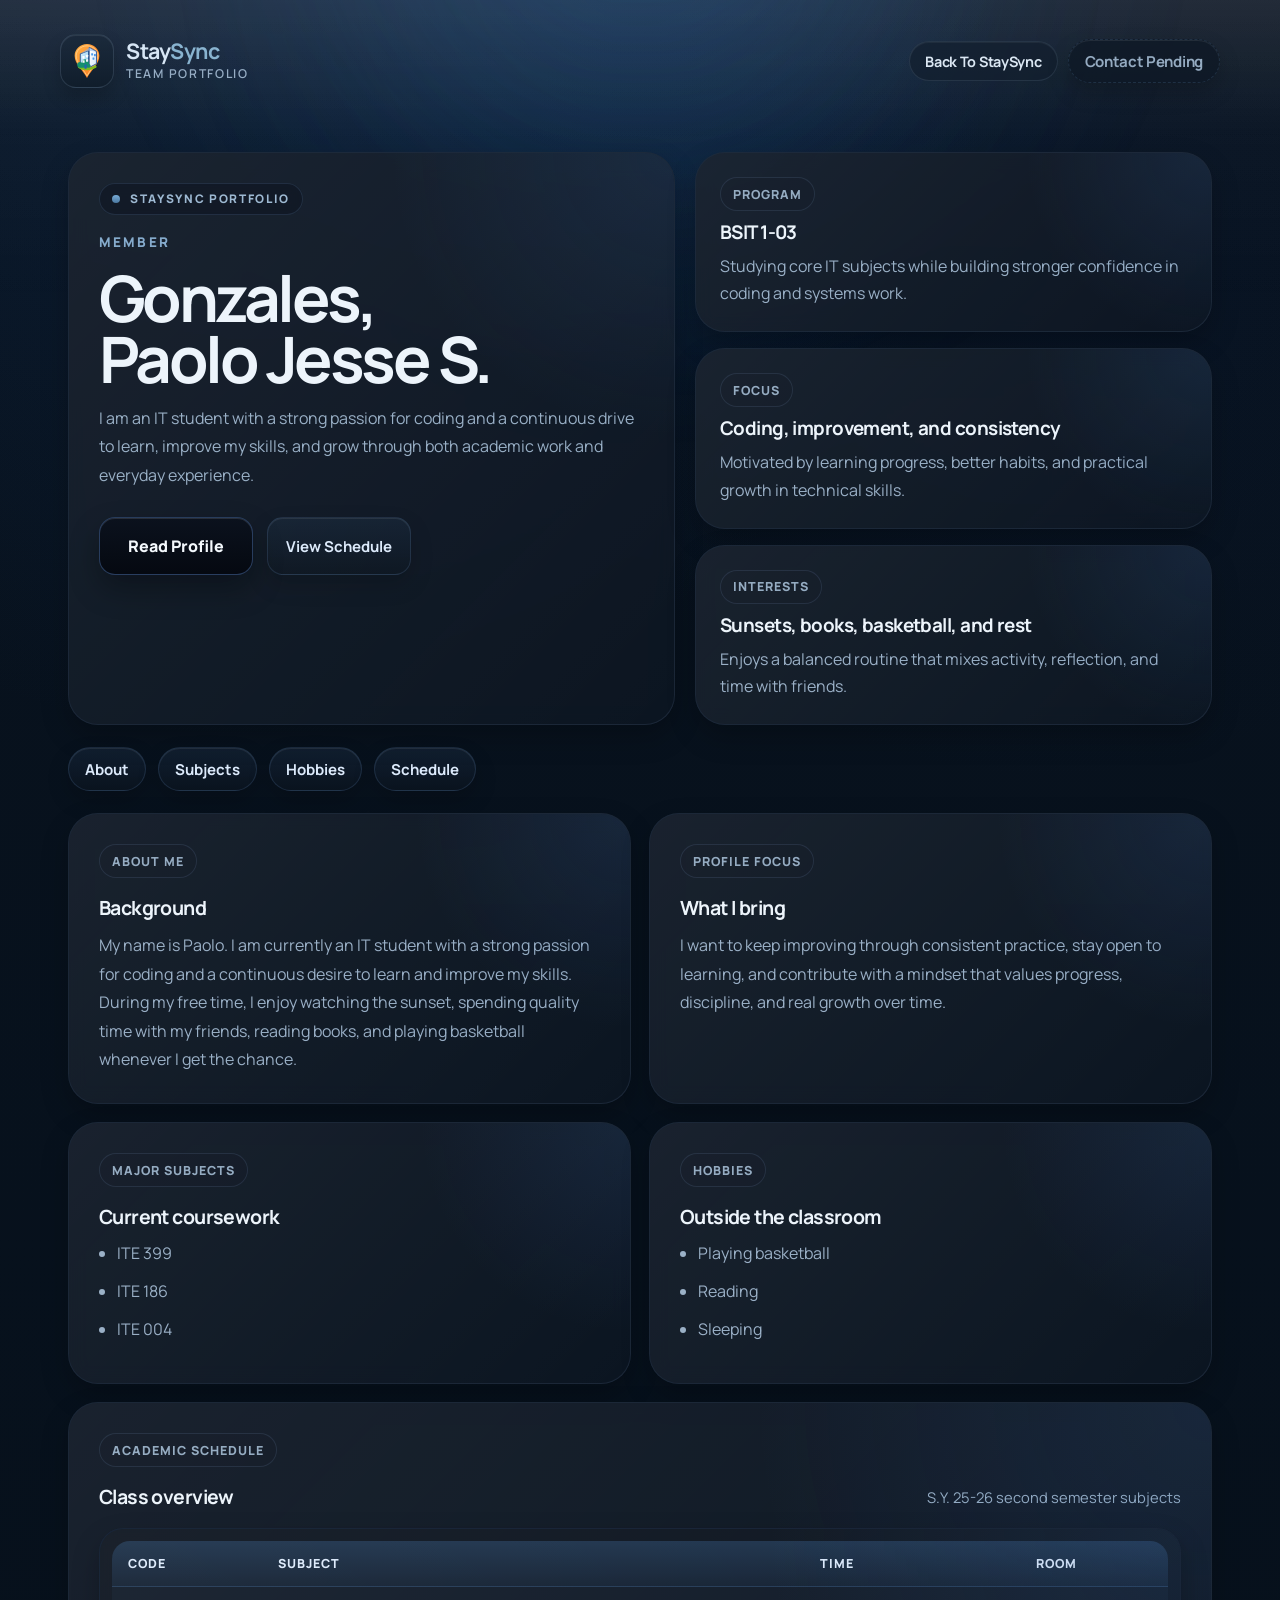
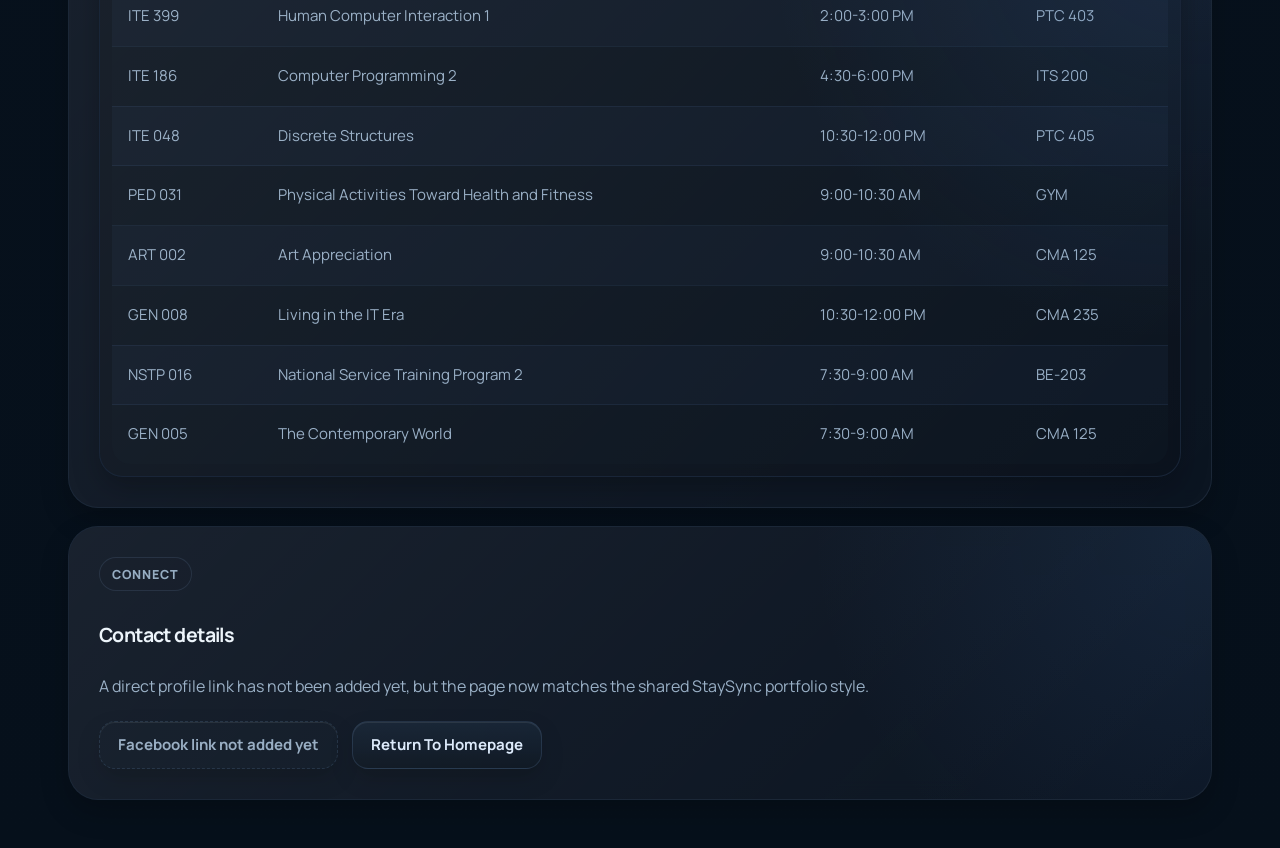
<file: developers/MY-PORTFOLIO.html>
<!DOCTYPE html>
<html lang="en">
<head>
  <meta charset="UTF-8" />
  <meta name="viewport" content="width=device-width, initial-scale=1.0" />
  <title>Paolo Jesse Gonzales | StaySync Portfolio</title>
  <link rel="preconnect" href="https://fonts.googleapis.com" />
  <link rel="preconnect" href="https://fonts.gstatic.com" crossorigin />
  <link href="https://fonts.googleapis.com/css2?family=Manrope:wght@400;500;600;700;800&display=swap" rel="stylesheet" />
  <link rel="stylesheet" href="../style.css" />
  <link rel="stylesheet" href="../theme-dark.css" />
  <link rel="stylesheet" href="portfolio.css" />
</head>
<body class="portfolio-page">
  <div class="page-shell portfolio-shell">
    <header class="topbar">
      <a class="brand brand-link" href="../index.html" aria-label="Back to StaySync homepage">
        <span class="brand-mark" aria-hidden="true">
          <svg viewBox="0 0 72 72" role="presentation">
            <defs>
              <linearGradient id="pinGradient-paolo" x1="0%" y1="0%" x2="100%" y2="100%">
                <stop offset="0%" stop-color="#ffb347" />
                <stop offset="55%" stop-color="#ff8f2d" />
                <stop offset="100%" stop-color="#ff7f1f" />
              </linearGradient>
              <linearGradient id="towerGradient-paolo" x1="0%" y1="0%" x2="100%" y2="100%">
                <stop offset="0%" stop-color="#d9f1ff" />
                <stop offset="100%" stop-color="#86c6ea" />
              </linearGradient>
              <linearGradient id="towerDarkGradient-paolo" x1="0%" y1="0%" x2="100%" y2="100%">
                <stop offset="0%" stop-color="#ffffff" />
                <stop offset="100%" stop-color="#d8e8fb" />
              </linearGradient>
            </defs>
            <path d="M36 7c11.7 0 21.2 9 21.2 20.1 0 14-13.9 24.4-21.2 37.9C28.7 51.5 14.8 41.1 14.8 27.1 14.8 16 24.3 7 36 7Z" fill="url(#pinGradient-paolo)" />
            <path d="M36 61.5c-7.9-13.7-18.6-23.2-18.6-34.3C17.4 17.8 25.5 10 36 10s18.6 7.8 18.6 17.2c0 11.1-10.7 20.6-18.6 34.3Z" fill="none" stroke="#ffcf8b" stroke-width="1.5" stroke-linejoin="round" />
            <path d="M24.5 34.5 24.5 23.8 38.6 18.3 38.6 44.8 24.5 42.2Z" fill="url(#towerGradient-paolo)" stroke="#1b4f95" stroke-width="1.5" stroke-linejoin="round" />
            <path d="M39.8 12.8 52.2 19.5 52.2 40.7 39.8 47.1Z" fill="url(#towerDarkGradient-paolo)" stroke="#1e4f96" stroke-width="1.5" stroke-linejoin="round" />
            <path d="M38.6 18.3 52.2 19.5 39.8 12.8 24.5 23.8Z" fill="#8bb3ea" opacity="0.55" />
            <path d="M22.5 45.8c4.8 4.5 20.2 5.5 27.6 0" fill="none" stroke="#7dbb1d" stroke-width="4.6" stroke-linecap="round" />
            <path d="M19 42.6c0-2.6 2.2-4.8 5-4.8 1.2 0 2.2.3 3.1 1 .2-3.2 2.8-5.6 6-5.6 3.5 0 6.3 2.7 6.3 6.2 0 .6-.1 1.1-.2 1.6 1.7.1 3 1.5 3 3.2 0 1.8-1.5 3.3-3.3 3.3H24.1c-2.8 0-5.1-2.2-5.1-4.9Z" fill="#15906e" />
            <g fill="#ffffff" opacity="0.95">
              <rect x="28.1" y="27.6" width="3.8" height="4.4" rx="0.6" />
              <rect x="34.2" y="25.5" width="3.8" height="4.4" rx="0.6" />
              <rect x="28.1" y="34.6" width="3.8" height="4.4" rx="0.6" />
              <rect x="34.2" y="32.8" width="3.8" height="4.4" rx="0.6" />
              <rect x="43.2" y="22.8" width="3.2" height="3.6" rx="0.5" fill="#4093ec" />
              <rect x="47.9" y="24.1" width="3.2" height="3.6" rx="0.5" fill="#4093ec" />
              <rect x="45.5" y="30.1" width="3.2" height="3.6" rx="0.5" fill="#4093ec" />
            </g>
            <rect x="31.7" y="42.2" width="3.7" height="6.9" rx="0.7" fill="#2562b3" />
          </svg>
        </span>
        <div class="brand-stack">
          <span class="brand-name"><span class="brand-stay">Stay</span><span class="brand-sync">Sync</span></span>
          <span class="brand-subtitle">Team Portfolio</span>
        </div>
      </a>
      <div class="topbar-right">
        <a class="topbar-chip" href="../index.html">Back To StaySync</a>
        <span class="topbar-chip portfolio-chip-static">Contact Pending</span>
      </div>
    </header>

    <main class="portfolio-main">
      <section class="portfolio-hero">
        <article class="portfolio-panel">
          <span class="eyebrow">StaySync Portfolio</span>
          <p class="portfolio-role">Member</p>
          <h1>Gonzales, Paolo Jesse S.</h1>
          <p class="portfolio-summary">
            I am an IT student with a strong passion for coding and a continuous drive to learn, improve my skills, and grow through both academic work and everyday experience.
          </p>
          <div class="portfolio-actions">
            <a class="download-button" href="#about">Read Profile</a>
            <a class="portfolio-secondary" href="#schedule">View Schedule</a>
          </div>
        </article>

        <div class="portfolio-stats">
          <article class="portfolio-stat">
            <span class="portfolio-stat-label">Program</span>
            <strong>BSIT 1-03</strong>
            <p>Studying core IT subjects while building stronger confidence in coding and systems work.</p>
          </article>
          <article class="portfolio-stat">
            <span class="portfolio-stat-label">Focus</span>
            <strong>Coding, improvement, and consistency</strong>
            <p>Motivated by learning progress, better habits, and practical growth in technical skills.</p>
          </article>
          <article class="portfolio-stat">
            <span class="portfolio-stat-label">Interests</span>
            <strong>Sunsets, books, basketball, and rest</strong>
            <p>Enjoys a balanced routine that mixes activity, reflection, and time with friends.</p>
          </article>
        </div>
      </section>

      <nav class="portfolio-anchor-nav" aria-label="Portfolio sections">
        <a class="portfolio-chip" href="#about">About</a>
        <a class="portfolio-chip" href="#subjects">Subjects</a>
        <a class="portfolio-chip" href="#hobbies">Hobbies</a>
        <a class="portfolio-chip" href="#schedule">Schedule</a>
      </nav>

      <section class="portfolio-grid">
        <article class="portfolio-card" id="about">
          <span class="portfolio-label">About Me</span>
          <h2>Background</h2>
          <p>
            My name is Paolo. I am currently an IT student with a strong passion for coding and a continuous desire to learn and improve my skills. During my free time, I enjoy watching the sunset, spending quality time with my friends, reading books, and playing basketball whenever I get the chance.
          </p>
        </article>

        <article class="portfolio-card">
          <span class="portfolio-label">Profile Focus</span>
          <h2>What I bring</h2>
          <p>
            I want to keep improving through consistent practice, stay open to learning, and contribute with a mindset that values progress, discipline, and real growth over time.
          </p>
        </article>

        <article class="portfolio-card" id="subjects">
          <span class="portfolio-label">Major Subjects</span>
          <h2>Current coursework</h2>
          <ul class="portfolio-list">
            <li>ITE 399</li>
            <li>ITE 186</li>
            <li>ITE 004</li>
          </ul>
        </article>

        <article class="portfolio-card" id="hobbies">
          <span class="portfolio-label">Hobbies</span>
          <h2>Outside the classroom</h2>
          <ul class="portfolio-list">
            <li>Playing basketball</li>
            <li>Reading</li>
            <li>Sleeping</li>
          </ul>
        </article>

        <article class="portfolio-card portfolio-card-wide" id="schedule">
          <div class="portfolio-card-header">
            <div>
              <span class="portfolio-label">Academic Schedule</span>
              <h2>Class overview</h2>
            </div>
            <p class="portfolio-note">S.Y. 25-26 second semester subjects</p>
          </div>

          <div class="portfolio-table-shell">
            <table class="portfolio-table">
              <thead>
                <tr>
                  <th>Code</th>
                  <th>Subject</th>
                  <th>Time</th>
                  <th>Room</th>
                </tr>
              </thead>
              <tbody>
                <tr>
                  <td data-label="Code">ITE 399</td>
                  <td data-label="Subject">Human Computer Interaction 1</td>
                  <td data-label="Time">2:00-3:00 PM</td>
                  <td data-label="Room">PTC 403</td>
                </tr>
                <tr>
                  <td data-label="Code">ITE 186</td>
                  <td data-label="Subject">Computer Programming 2</td>
                  <td data-label="Time">4:30-6:00 PM</td>
                  <td data-label="Room">ITS 200</td>
                </tr>
                <tr>
                  <td data-label="Code">ITE 048</td>
                  <td data-label="Subject">Discrete Structures</td>
                  <td data-label="Time">10:30-12:00 PM</td>
                  <td data-label="Room">PTC 405</td>
                </tr>
                <tr>
                  <td data-label="Code">PED 031</td>
                  <td data-label="Subject">Physical Activities Toward Health and Fitness</td>
                  <td data-label="Time">9:00-10:30 AM</td>
                  <td data-label="Room">GYM</td>
                </tr>
                <tr>
                  <td data-label="Code">ART 002</td>
                  <td data-label="Subject">Art Appreciation</td>
                  <td data-label="Time">9:00-10:30 AM</td>
                  <td data-label="Room">CMA 125</td>
                </tr>
                <tr>
                  <td data-label="Code">GEN 008</td>
                  <td data-label="Subject">Living in the IT Era</td>
                  <td data-label="Time">10:30-12:00 PM</td>
                  <td data-label="Room">CMA 235</td>
                </tr>
                <tr>
                  <td data-label="Code">NSTP 016</td>
                  <td data-label="Subject">National Service Training Program 2</td>
                  <td data-label="Time">7:30-9:00 AM</td>
                  <td data-label="Room">BE-203</td>
                </tr>
                <tr>
                  <td data-label="Code">GEN 005</td>
                  <td data-label="Subject">The Contemporary World</td>
                  <td data-label="Time">7:30-9:00 AM</td>
                  <td data-label="Room">CMA 125</td>
                </tr>
              </tbody>
            </table>
          </div>
        </article>

        <article class="portfolio-card portfolio-card-wide portfolio-contact">
          <span class="portfolio-label">Connect</span>
          <h2>Contact details</h2>
          <p>A direct profile link has not been added yet, but the page now matches the shared StaySync portfolio style.</p>
          <div class="portfolio-contact-bar">
            <span class="portfolio-contact-disabled">Facebook link not added yet</span>
            <a class="portfolio-secondary" href="../index.html">Return To Homepage</a>
          </div>
        </article>
      </section>
    </main>
  </div>
</body>
</html>
</file>
<file: style.css>
:root {
  color-scheme: light;
  --sticky-topbar-offset: 20px;
  --topbar-anchor-offset: 144px;
  --bg: #e8eef5;
  --bg-deep: #dce5f0;
  --surface: rgba(247, 250, 253, 0.92);
  --surface-strong: #fbfdff;
  --surface-muted: #e2eaf3;
  --border: rgba(38, 57, 83, 0.18);
  --border-strong: rgba(27, 44, 69, 0.38);
  --text: #162334;
  --text-soft: #5d6b80;
  --accent: #3a6f93;
  --accent-soft: #8caec5;
  --action: #325f8b;
  --action-strong: #274b6c;
  --shadow: 0 18px 42px rgba(38, 56, 81, 0.11);
  --shadow-soft: 0 10px 24px rgba(36, 52, 75, 0.08);
}

* {
  box-sizing: border-box;
}

html {
  scroll-behavior: smooth;
  overflow-x: clip;
  background-color: var(--bg);
}

body {
  margin: 0;
  min-height: 100vh;
  width: 100%;
  position: relative;
  overflow-x: clip;
  font-family: "Manrope", sans-serif;
  color: var(--text);
  background-color: var(--bg);
  background:
    radial-gradient(circle at 20% 0%, rgba(164, 195, 225, 0.18), transparent 30%),
    radial-gradient(circle at 82% 10%, rgba(124, 159, 193, 0.12), transparent 22%),
    linear-gradient(180deg, #f5f8fb 0%, var(--bg) 100%);
  transition: background 280ms ease, color 280ms ease;
}

body.modal-open {
  overflow: hidden;
}

body::before {
  content: "";
  position: fixed;
  inset: 0 0 auto;
  height: 140px;
  pointer-events: none;
  background: linear-gradient(180deg, rgba(255, 255, 255, 0.34), rgba(255, 255, 255, 0));
  opacity: 0.8;
  mask-image: none;
  z-index: 0;
}

body::after {
  content: "";
  position: fixed;
  top: -12%;
  left: -12%;
  right: -12%;
  height: 34rem;
  pointer-events: none;
  background: radial-gradient(circle at 50% 0%, rgba(95, 172, 244, 0.12), transparent 58%);
  filter: blur(16px);
  z-index: 0;
}

.page-shell {
  position: relative;
  z-index: 1;
  width: min(1160px, calc(100% - 40px));
  margin: 0 auto;
  padding: 28px 0 36px;
  isolation: isolate;
}

.page-shell::before {
  content: "";
  position: absolute;
  top: -140px;
  left: calc(50% - 50vw - 2px);
  right: calc(50% - 50vw - 2px);
  height: calc(min(31rem, 42vw) + 120px);
  pointer-events: none;
  background: radial-gradient(circle at 50% 0%, rgba(111, 163, 217, 0.14), transparent 44%);
  filter: blur(16px);
  z-index: -1;
}

main {
  position: relative;
  isolation: isolate;
}

main::before,
main::after {
  content: "";
  position: absolute;
  left: calc(50% - 50vw - 2px);
  right: calc(50% - 50vw - 2px);
  pointer-events: none;
}

main::before {
  top: calc(-1 * var(--sticky-topbar-offset) - 132px);
  height: 23rem;
  background: linear-gradient(180deg, rgba(255, 255, 255, 0.2), rgba(255, 255, 255, 0));
  z-index: -2;
}

main::after {
  top: calc(-1 * var(--sticky-topbar-offset) - 128px);
  height: 27rem;
  background: radial-gradient(circle at 50% 0%, rgba(117, 170, 221, 0.1), transparent 60%);
  filter: blur(22px);
  z-index: -1;
}

.topbar,
.brand-mark,
.topbar-chip,
.topbar-chip-accent,
.eyebrow,
.download-button,
.scroll-fade-ready [data-scroll-fade],
.meta-card,
.feature-card,
.mockup-window,
.mockup-bar span,
.mockup-content,
.mockup-sidebar,
.sidebar-block,
.sidebar-block.active,
.mockup-panel,
.panel-line,
.stat-card,
.activity-item,
.preview-shell,
.preview-dot,
.preview-search,
.preview-nav,
.preview-nav-item,
.overview-card,
.preview-panel,
.bar,
.request-row,
.preview-note,
.preview-step,
.compact-card,
.closing-panel,
.developer-card,
.developer-role,
.portfolio-link,
.footer-button,
.footer {
  transition:
    background 280ms ease,
    background-color 280ms ease,
    color 280ms ease,
    border-color 280ms ease,
    box-shadow 280ms ease;
}

.scroll-fade-ready [data-scroll-fade] {
  opacity: 0.18;
  transform: translate3d(0, 24px, 0);
  transition:
    opacity 520ms cubic-bezier(0.22, 1, 0.36, 1),
    transform 520ms cubic-bezier(0.22, 1, 0.36, 1);
  will-change: opacity, transform;
}

.scroll-fade-ready [data-scroll-fade="left"] {
  transform: translate3d(-24px, 0, 0);
}

.scroll-fade-ready [data-scroll-fade="right"] {
  transform: translate3d(24px, 0, 0);
}

.scroll-fade-ready [data-scroll-fade].is-visible {
  opacity: 1;
  transform: translate3d(0, 0, 0);
}

.topbar {
  position: sticky;
  top: var(--sticky-topbar-offset);
  z-index: 1000;
  display: flex;
  align-items: center;
  justify-content: space-between;
  gap: 18px;
  overflow: visible;
  padding: 6px 0;
  border: none;
  border-radius: 0;
  background: transparent;
  backdrop-filter: none;
  box-shadow: none;
  transition: none;
}

.topbar-menu-toggle {
  display: none;
  align-items: center;
  justify-content: center;
  flex-direction: column;
  gap: 4px;
  width: 46px;
  height: 46px;
  padding: 0;
  border: 1px solid rgba(38, 57, 83, 0.18);
  border-radius: 16px;
  background: rgba(248, 251, 254, 0.8);
  color: var(--text);
  box-shadow: inset 0 1px 0 rgba(255, 255, 255, 0.3);
}

.topbar-menu-toggle-bar {
  width: 18px;
  height: 2px;
  border-radius: 999px;
  background: currentColor;
  transition: transform 220ms ease, opacity 220ms ease;
}

.topbar-menu {
  display: contents;
}

section[id] {
  scroll-margin-top: var(--topbar-anchor-offset);
}

.topbar:hover {
  transform: none;
  box-shadow: none;
}

.brand {
  position: relative;
  z-index: 1;
  display: inline-flex;
  align-items: center;
  gap: 12px;
}

.brand-mark {
  display: grid;
  place-items: center;
  width: 54px;
  height: 54px;
  flex: 0 0 auto;
  padding: 5px;
  border-radius: 16px;
  border: 1px solid rgba(84, 102, 127, 0.28);
  background: linear-gradient(180deg, rgba(251, 253, 255, 0.98), rgba(238, 243, 249, 0.96));
  color: #f7fbff;
  font-size: 1rem;
  font-weight: 800;
  box-shadow:
    0 8px 16px rgba(56, 74, 97, 0.1),
    inset 0 1px 0 rgba(255, 255, 255, 0.56);
  transition: transform 220ms ease, box-shadow 220ms ease, filter 220ms ease;
}

.brand:hover .brand-mark {
  transform: translateY(-1px) scale(1.02);
  box-shadow: 0 12px 22px rgba(56, 74, 97, 0.12), inset 0 1px 0 rgba(255, 255, 255, 0.56);
  filter: saturate(1.03);
}

.brand-mark svg {
  width: 100%;
  height: 100%;
  display: block;
}

.brand-stack {
  display: flex;
  flex-direction: column;
  gap: 3px;
}

.brand-name,
.eyebrow,
.meta-label,
.button-note {
  letter-spacing: -0.02em;
}

.brand-name {
  font-weight: 700;
  font-size: 1.34rem;
  line-height: 1;
}

.brand-stay {
  color: #224e80;
}

.brand-sync {
  color: #3a6f93;
}

.brand-subtitle {
  color: var(--text-soft);
  font-size: 0.76rem;
  font-weight: 600;
  letter-spacing: 0.14em;
  text-transform: uppercase;
}

.topbar-right {
  position: relative;
  z-index: 1;
  display: flex;
  flex-wrap: wrap;
  align-items: center;
  justify-content: flex-end;
  gap: 10px;
  margin-left: auto;
}

.topbar-nav {
  position: relative;
  z-index: 1;
  display: flex;
  flex: 1 1 auto;
  flex-wrap: wrap;
  align-items: center;
  justify-content: center;
  gap: 6px;
  margin: 0 22px;
  min-width: 0;
}

.topbar-link {
  display: inline-flex;
  align-items: center;
  min-height: 34px;
  padding: 0 10px;
  border-radius: 999px;
  border: 1px solid transparent;
  background: transparent;
  color: var(--text-soft);
  text-decoration: none;
  font-size: 0.84rem;
  font-weight: 600;
  letter-spacing: -0.02em;
  box-shadow: none;
  transition: color 220ms ease, background 220ms ease, border-color 220ms ease;
}

.topbar-link:hover,
.topbar-link:focus-visible {
  transform: none;
  border-color: rgba(31, 47, 72, 0.08);
  background: rgba(251, 253, 255, 0.5);
  color: var(--text);
  box-shadow: none;
}

.topbar-link:focus-visible {
  outline: 3px solid rgba(58, 111, 147, 0.16);
  outline-offset: 3px;
}

#theme-toggle {
  min-width: 118px;
  justify-content: center;
}

.topbar-chip {
  display: inline-flex;
  align-items: center;
  min-height: 40px;
  padding: 0 15px;
  border-radius: 999px;
  border: 1px solid rgba(38, 57, 83, 0.18);
  background: rgba(248, 251, 254, 0.72);
  color: #2a3f59;
  text-decoration: none;
  font-size: 0.9rem;
  font-weight: 700;
  letter-spacing: -0.02em;
  box-shadow: inset 0 1px 0 rgba(255, 255, 255, 0.3);
  transition: transform 220ms ease, box-shadow 220ms ease, border-color 220ms ease, background 220ms ease;
}

.topbar-chip:hover {
  transform: translateY(-1px);
  border-color: rgba(31, 47, 72, 0.28);
  box-shadow: 0 8px 16px rgba(54, 72, 96, 0.1);
  background: rgba(251, 253, 255, 0.96);
}

.topbar-chip-accent {
  border-color: rgba(34, 60, 92, 0.44);
  background: linear-gradient(180deg, #5d87aa, #376389);
  color: #f4f8fc;
  box-shadow:
    0 12px 24px rgba(41, 63, 94, 0.16),
    inset 0 1px 0 rgba(255, 255, 255, 0.24);
}

.topbar-chip-accent:hover {
  border-color: rgba(34, 60, 92, 0.56);
  background: linear-gradient(180deg, #648db0, #3d698f);
  box-shadow:
    0 14px 26px rgba(41, 63, 94, 0.2),
    inset 0 1px 0 rgba(255, 255, 255, 0.24);
}

.eyebrow {
  position: relative;
  display: inline-flex;
  align-items: center;
  gap: 10px;
  width: fit-content;
  min-height: 32px;
  padding: 0 12px;
  border: 1px solid rgba(58, 111, 147, 0.12);
  border-radius: 999px;
  background: rgba(243, 248, 252, 0.74);
  color: var(--accent);
  font-size: 0.74rem;
  font-weight: 800;
  line-height: 1;
  letter-spacing: 0.14em;
  text-transform: uppercase;
  box-shadow: none;
  backdrop-filter: blur(6px);
}

.eyebrow::before {
  content: "";
  width: 8px;
  height: 8px;
  border-radius: 999px;
  background: linear-gradient(180deg, #78acd7, #436d94);
  box-shadow: none;
}

.eyebrow:hover {
  transform: none;
  border-color: rgba(58, 111, 147, 0.22);
  box-shadow: none;
}

.hero {
  position: relative;
  display: flex;
  flex-direction: column;
  align-items: center;
  width: 100%;
  gap: 24px;
  overflow: visible;
  padding: 96px 8px 44px;
  text-align: center;
  isolation: isolate;
}

.hero::before {
  content: "";
  position: absolute;
  top: calc(-1 * var(--sticky-topbar-offset) - 88px);
  bottom: 44%;
  left: calc(50% - 50vw - 2px);
  right: calc(50% - 50vw - 2px);
  background: radial-gradient(circle at 50% 0%, rgba(70, 154, 234, 0.22), rgba(70, 154, 234, 0));
  filter: blur(22px);
  z-index: -2;
}

.hero::after {
  content: "";
  position: absolute;
  top: calc(-1 * var(--sticky-topbar-offset) - 56px);
  bottom: 30%;
  left: calc(50% - 50vw - 2px);
  right: calc(50% - 50vw - 2px);
  background: linear-gradient(135deg, rgba(27, 87, 206, 0.22), rgba(25, 72, 172, 0.08) 48%, rgba(0, 0, 0, 0) 78%);
  filter: blur(22px);
  transform: none;
  z-index: -1;
}

.hero-copy {
  position: relative;
  z-index: 2;
  max-width: 820px;
}

.hero-copy h1 {
  margin: 16px auto 18px;
  font-size: clamp(3rem, 7vw, 5.35rem);
  line-height: 0.94;
  letter-spacing: -0.07em;
  max-width: 14ch;
}

.hero-title-line {
  display: block;
  white-space: nowrap;
}

.hero-copy p {
  margin: 0 auto;
  max-width: 640px;
  font-size: 1.08rem;
  line-height: 1.72;
  color: var(--text-soft);
}

.hero .eyebrow {
  position: relative;
  display: inline-flex;
  align-items: center;
  gap: 10px;
  min-height: 42px;
  padding: 8px 15px;
  border: 1px solid rgba(110, 158, 209, 0.28);
  border-radius: 999px;
  background:
    linear-gradient(180deg, rgba(16, 34, 58, 0.78), rgba(10, 22, 40, 0.88));
  color: #f3f9ff;
  font-size: 0.95rem;
  font-weight: 800;
  line-height: 1;
  box-shadow:
    0 12px 28px rgba(26, 52, 92, 0.16),
    inset 0 1px 0 rgba(255, 255, 255, 0.14);
  backdrop-filter: blur(10px);
}

.hero .eyebrow::before {
  width: 9px;
  height: 9px;
  background: linear-gradient(180deg, #9fd9ff, #49a3ff);
  box-shadow: 0 0 0 3px rgba(91, 169, 238, 0.14);
}

.hero .eyebrow:hover {
  transform: translateY(-1px);
  box-shadow:
    0 14px 30px rgba(26, 52, 92, 0.18),
    inset 0 1px 0 rgba(255, 255, 255, 0.18);
}

.hero-badge {
  letter-spacing: 0.01em;
}

.hero-badge::after {
  content: "";
  position: absolute;
  inset: 1px;
  border-radius: inherit;
  background: linear-gradient(180deg, rgba(255, 255, 255, 0.1), rgba(255, 255, 255, 0) 44%);
  pointer-events: none;
}

.hero-actions {
  display: flex;
  flex-direction: column;
  align-items: center;
  gap: 14px;
  margin-top: 30px;
}

.download-button {
  position: relative;
  display: inline-flex;
  align-items: center;
  justify-content: center;
  min-height: 58px;
  overflow: hidden;
  padding: 0 28px;
  border-radius: 16px;
  border: 1px solid rgba(17, 31, 49, 0.74);
  background:
    linear-gradient(180deg, rgba(17, 24, 36, 0.98), rgba(11, 16, 26, 0.98));
  color: #f4f8fc;
  font-size: 1rem;
  font-weight: 800;
  text-decoration: none;
  box-shadow:
    0 14px 30px rgba(3, 9, 20, 0.24),
    inset 0 1px 0 rgba(255, 255, 255, 0.12);
  transition: transform 180ms ease, box-shadow 180ms ease, filter 180ms ease;
}

.download-button:hover,
.download-button:focus-visible {
  transform: translateY(-2px);
  box-shadow:
    0 18px 34px rgba(3, 9, 20, 0.28),
    inset 0 1px 0 rgba(255, 255, 255, 0.16);
  filter: brightness(1.05);
}

.download-button:focus-visible {
  outline: 3px solid rgba(58, 111, 147, 0.22);
  outline-offset: 4px;
}

.download-modal {
  position: fixed;
  inset: 0;
  z-index: 1600;
  display: grid;
  place-items: center;
  padding: 24px;
  opacity: 0;
  visibility: hidden;
  pointer-events: none;
  transition: opacity 220ms ease, visibility 220ms ease;
}

.download-modal.is-open {
  opacity: 1;
  visibility: visible;
  pointer-events: auto;
}

.download-modal-backdrop {
  position: absolute;
  inset: 0;
  background: rgba(6, 12, 22, 0.58);
  backdrop-filter: blur(14px);
}

.download-modal-dialog {
  position: relative;
  width: min(100%, 560px);
  padding: 28px;
  border: 1px solid rgba(74, 109, 150, 0.18);
  border-radius: 28px;
  background:
    linear-gradient(180deg, rgba(255, 255, 255, 0.86), rgba(240, 245, 251, 0.94)),
    var(--surface);
  box-shadow:
    0 30px 70px rgba(16, 27, 45, 0.24),
    inset 0 1px 0 rgba(255, 255, 255, 0.52);
  transform: translateY(16px) scale(0.98);
  transition: transform 220ms ease;
}

.download-modal.is-open .download-modal-dialog {
  transform: translateY(0) scale(1);
}

.download-modal-close {
  position: absolute;
  top: 16px;
  right: 16px;
  display: inline-flex;
  align-items: center;
  justify-content: center;
  width: 42px;
  height: 42px;
  border: 1px solid rgba(61, 91, 126, 0.16);
  border-radius: 999px;
  background: rgba(247, 250, 254, 0.84);
  color: #2b435f;
  font-size: 1.5rem;
  line-height: 1;
  cursor: pointer;
  box-shadow: inset 0 1px 0 rgba(255, 255, 255, 0.46);
}

.download-modal-content {
  display: grid;
  gap: 18px;
}

.download-modal-eyebrow {
  width: fit-content;
}

.download-modal-content h2 {
  margin: 0;
  max-width: 12ch;
  font-size: clamp(2rem, 4vw, 2.7rem);
  line-height: 0.98;
  letter-spacing: -0.05em;
}

.download-modal-content p {
  margin: 0;
  max-width: 48ch;
  color: var(--text-soft);
  font-size: 1rem;
  line-height: 1.65;
}

.download-modal-steps {
  display: grid;
  gap: 6px;
  margin: 0;
  padding: 0;
  list-style: none;
  counter-reset: install-step;
}

.download-modal-steps li {
  position: relative;
  min-height: 56px;
  padding: 14px 16px 14px 62px;
  border: 1px solid rgba(70, 102, 140, 0.12);
  border-radius: 18px;
  background: rgba(247, 250, 254, 0.58);
  color: var(--text);
  line-height: 1.6;
}

.download-modal-steps li::before {
  counter-increment: install-step;
  content: counter(install-step, decimal-leading-zero);
  position: absolute;
  top: 14px;
  left: 14px;
  display: inline-flex;
  align-items: center;
  justify-content: center;
  width: 34px;
  height: 34px;
  border-radius: 12px;
  background: rgba(53, 92, 136, 0.12);
  color: #2f537d;
  font-size: 0.76rem;
  font-weight: 800;
  letter-spacing: 0.06em;
}

.download-modal-actions {
  display: flex;
  flex-wrap: wrap;
  gap: 12px;
  justify-content: flex-start;
}

.download-modal-primary {
  flex: 1 1 220px;
  min-width: 0;
}

.download-modal-secondary {
  flex: 1 1 220px;
  min-width: 0;
  border-color: rgba(61, 91, 126, 0.22);
  background:
    linear-gradient(180deg, rgba(255, 255, 255, 0.94), rgba(235, 242, 249, 0.94)),
    var(--surface);
  color: #24415e;
  box-shadow:
    0 16px 30px rgba(16, 27, 45, 0.12),
    inset 0 1px 0 rgba(255, 255, 255, 0.78);
}

.download-modal-note {
  font-size: 0.9rem;
}

.feature-preview-modal {
  position: fixed;
  inset: 0;
  z-index: 1650;
  display: grid;
  place-items: center;
  padding: 24px;
  opacity: 0;
  visibility: hidden;
  pointer-events: none;
  transition: opacity 220ms ease, visibility 220ms ease;
}

.feature-preview-modal.is-open {
  opacity: 1;
  visibility: visible;
  pointer-events: auto;
}

.feature-preview-backdrop {
  position: absolute;
  inset: 0;
  background: rgba(6, 12, 22, 0.58);
  backdrop-filter: blur(14px);
}

.feature-preview-dialog {
  position: relative;
  width: min(100%, 960px);
  padding: 28px;
  border: 1px solid rgba(74, 109, 150, 0.18);
  border-radius: 28px;
  background:
    linear-gradient(180deg, rgba(255, 255, 255, 0.88), rgba(240, 245, 251, 0.96)),
    var(--surface);
  box-shadow:
    0 30px 70px rgba(16, 27, 45, 0.24),
    inset 0 1px 0 rgba(255, 255, 255, 0.52);
  transform: translateY(16px) scale(0.98);
  transition: transform 220ms ease;
}

.feature-preview-modal.is-open .feature-preview-dialog {
  transform: translateY(0) scale(1);
}

.feature-preview-close {
  position: absolute;
  top: 16px;
  right: 16px;
  display: inline-flex;
  align-items: center;
  justify-content: center;
  width: 42px;
  height: 42px;
  border: 1px solid rgba(61, 91, 126, 0.16);
  border-radius: 999px;
  background: rgba(247, 250, 254, 0.84);
  color: #2b435f;
  font-size: 1.5rem;
  line-height: 1;
  cursor: pointer;
  box-shadow: inset 0 1px 0 rgba(255, 255, 255, 0.46);
}

.feature-preview-content {
  display: grid;
  gap: 18px;
}

.feature-preview-eyebrow {
  width: fit-content;
}

.feature-preview-content h2 {
  margin: 0;
  max-width: 16ch;
  font-size: clamp(2rem, 4vw, 2.8rem);
  line-height: 0.98;
  letter-spacing: -0.05em;
}

.feature-preview-content p {
  margin: 0;
  max-width: 56ch;
  color: var(--text-soft);
  font-size: 1rem;
  line-height: 1.65;
}

.feature-preview-shell {
  display: grid;
  gap: 16px;
  padding: 18px;
  border: 1px solid rgba(74, 109, 150, 0.12);
  border-radius: 24px;
  background: rgba(246, 250, 254, 0.64);
}

.feature-preview-topbar {
  display: flex;
  align-items: center;
  justify-content: space-between;
  gap: 14px;
  padding: 10px 12px;
  border: 1px solid rgba(74, 109, 150, 0.12);
  border-radius: 18px;
  background: rgba(255, 255, 255, 0.56);
}

.feature-preview-brand {
  display: inline-flex;
  align-items: center;
  gap: 8px;
}

.feature-preview-dot {
  width: 10px;
  height: 10px;
  border-radius: 999px;
  background: #5f88ac;
}

.feature-preview-search {
  min-width: 0;
  color: #5c7087;
  font-size: 0.92rem;
  font-weight: 700;
  text-align: right;
}

.feature-preview-main {
  display: grid;
  gap: 16px;
}

.feature-preview-overview {
  display: grid;
  grid-template-columns: repeat(3, minmax(0, 1fr));
  gap: 12px;
}

.feature-preview-stat,
.feature-preview-panel {
  border: 1px solid rgba(74, 109, 150, 0.12);
  border-radius: 20px;
  background: rgba(255, 255, 255, 0.68);
}

.feature-preview-stat {
  padding: 16px;
}

.feature-preview-stat span {
  display: block;
  color: var(--text-soft);
  font-size: 0.76rem;
  font-weight: 800;
  letter-spacing: 0.08em;
  text-transform: uppercase;
}

.feature-preview-stat strong {
  display: block;
  margin-top: 8px;
  color: var(--text);
  font-size: 1.12rem;
  letter-spacing: -0.03em;
}

.feature-preview-panels {
  display: grid;
  grid-template-columns: minmax(0, 1.3fr) minmax(0, 0.9fr);
  gap: 14px;
}

.feature-preview-panel {
  display: grid;
  gap: 14px;
  padding: 18px;
}

.feature-preview-panel-head {
  display: flex;
  align-items: center;
  justify-content: space-between;
  gap: 10px;
}

.feature-preview-panel-head h3 {
  margin: 0;
  font-size: 1rem;
  letter-spacing: -0.03em;
}

.feature-preview-panel-head span {
  color: var(--text-soft);
  font-size: 0.8rem;
  font-weight: 700;
}

.feature-preview-timeline,
.feature-preview-list {
  display: grid;
  gap: 10px;
}

.feature-preview-timeline-item,
.feature-preview-list-item {
  display: grid;
  gap: 4px;
  padding: 12px 14px;
  border: 1px solid rgba(74, 109, 150, 0.1);
  border-radius: 16px;
  background: rgba(244, 249, 253, 0.88);
}

.feature-preview-timeline-item {
  grid-template-columns: auto 1fr;
  align-items: start;
  column-gap: 12px;
}

.feature-preview-step {
  display: inline-flex;
  align-items: center;
  justify-content: center;
  width: 34px;
  height: 34px;
  border-radius: 12px;
  background: rgba(53, 92, 136, 0.12);
  color: #2f537d;
  font-size: 0.76rem;
  font-weight: 800;
  letter-spacing: 0.06em;
}

.feature-preview-item-copy strong,
.feature-preview-list-item strong {
  color: var(--text);
  font-size: 0.95rem;
  letter-spacing: -0.02em;
}

.feature-preview-item-copy span,
.feature-preview-list-item span,
.feature-preview-note {
  color: var(--text-soft);
  font-size: 0.9rem;
  line-height: 1.55;
}

/* Loading and success states inside the download modal */
.download-modal-loading,
.download-modal-success {
  animation: download-modal-section-in 260ms ease;
}

.download-loader,
.download-modal-success-badge {
  display: grid;
  place-items: center;
  border: 1px solid rgba(70, 102, 140, 0.12);
  border-radius: 24px;
  background: rgba(247, 250, 254, 0.62);
}

.download-loader {
  gap: 16px;
  padding: 26px 20px;
}

.download-loader-spinner {
  width: 54px;
  height: 54px;
  border: 4px solid rgba(66, 105, 145, 0.14);
  border-top-color: #2f5f93;
  border-radius: 50%;
  animation: download-loader-spin 900ms linear infinite;
}

.download-loader-track {
  width: min(100%, 280px);
  height: 12px;
  padding: 2px;
  border-radius: 999px;
  background: rgba(60, 95, 135, 0.1);
  overflow: hidden;
}

.download-loader-fill {
  display: block;
  width: 42%;
  height: 100%;
  border-radius: inherit;
  background: linear-gradient(90deg, #315f94, #84b0d8);
  animation: download-loader-progress 1.35s ease-in-out infinite;
}

.download-modal-success-badge {
  position: relative;
  width: 88px;
  height: 88px;
  background:
    radial-gradient(circle at 30% 30%, rgba(120, 182, 136, 0.32), transparent 55%),
    rgba(244, 250, 245, 0.96);
}

.download-modal-success-badge::before,
.download-modal-success-badge::after {
  content: "";
  position: absolute;
  background: #2f8c57;
  border-radius: 999px;
  transform-origin: left center;
}

.download-modal-success-badge::before {
  width: 18px;
  height: 6px;
  top: 47px;
  left: 24px;
  transform: rotate(42deg);
}

.download-modal-success-badge::after {
  width: 34px;
  height: 6px;
  top: 44px;
  left: 36px;
  transform: rotate(-48deg);
}

@keyframes download-modal-section-in {
  from {
    opacity: 0;
    transform: translateY(10px);
  }

  to {
    opacity: 1;
    transform: translateY(0);
  }
}

@keyframes download-loader-spin {
  to {
    transform: rotate(360deg);
  }
}

@keyframes download-loader-progress {
  0% {
    transform: translateX(-110%);
  }

  55% {
    transform: translateX(120%);
  }

  100% {
    transform: translateX(250%);
  }
}

.button-note {
  display: block;
  max-width: 520px;
  font-size: 0.95rem;
  line-height: 1.6;
  color: var(--text-soft);
}

.hero-visual {
  position: relative;
  z-index: 2;
  width: min(100%, 980px);
  margin-top: 18px;
}

.hero-visual::before {
  content: "";
  position: absolute;
  inset: 12% 10% -12%;
  border-radius: 50%;
  background: radial-gradient(circle, rgba(20, 119, 255, 0.28), rgba(20, 119, 255, 0));
  filter: blur(36px);
  z-index: -1;
}

.showcase-shell {
  position: relative;
  overflow: hidden;
  padding: 20px;
  border: 1px solid rgba(33, 55, 86, 0.6);
  border-radius: 34px;
  background:
    linear-gradient(180deg, rgba(10, 18, 30, 0.96), rgba(5, 9, 17, 0.98));
  box-shadow:
    0 36px 80px rgba(2, 7, 20, 0.4),
    inset 0 1px 0 rgba(255, 255, 255, 0.06);
}

.showcase-shell::before {
  content: "";
  position: absolute;
  inset: 0;
  background:
    radial-gradient(circle at 18% 24%, rgba(46, 142, 255, 0.16), transparent 24%),
    linear-gradient(145deg, rgba(20, 54, 104, 0.22), rgba(0, 0, 0, 0) 56%);
  pointer-events: none;
}

.showcase-toolbar {
  display: flex;
  gap: 8px;
  padding: 0 0 16px;
}

.showcase-toolbar span {
  width: 10px;
  height: 10px;
  border-radius: 50%;
  border: 1px solid rgba(119, 149, 186, 0.18);
  background: rgba(85, 112, 148, 0.5);
}

.showcase-blank {
  min-height: 560px;
  border: 1px solid rgba(52, 81, 119, 0.42);
  border-radius: 28px;
  background: linear-gradient(180deg, rgba(11, 18, 29, 0.84), rgba(8, 14, 24, 0.88));
  box-shadow:
    inset 0 1px 0 rgba(255, 255, 255, 0.03),
    inset 0 0 0 1px rgba(255, 255, 255, 0.01);
}

.showcase-body {
  display: grid;
  grid-template-columns: minmax(0, 1.35fr) minmax(260px, 0.8fr);
  gap: 20px;
  align-items: stretch;
}

.showcase-media-panel,
.showcase-form-card {
  position: relative;
  min-width: 0;
  border: 1px solid rgba(52, 81, 119, 0.42);
  border-radius: 24px;
  background: linear-gradient(180deg, rgba(11, 18, 29, 0.96), rgba(10, 17, 27, 0.92));
  box-shadow:
    inset 0 1px 0 rgba(255, 255, 255, 0.03),
    0 18px 34px rgba(3, 9, 20, 0.16);
}

.showcase-media-panel {
  padding: 16px;
}

.showcase-media {
  display: flex;
  flex-direction: column;
  gap: 16px;
  padding: 18px;
  min-height: 340px;
  border-radius: 20px;
  border: 1px solid rgba(62, 92, 132, 0.28);
  background:
    linear-gradient(180deg, rgba(9, 15, 24, 0.92), rgba(11, 18, 28, 0.94)),
    radial-gradient(circle at 18% 14%, rgba(68, 118, 184, 0.16), transparent 24%);
  box-shadow:
    inset 0 0 0 1px rgba(255, 255, 255, 0.015),
    inset 0 -24px 60px rgba(0, 0, 0, 0.16);
}

.showcase-window-head,
.showcase-list-head,
.showcase-row,
.showcase-detail-copy {
  display: flex;
  align-items: center;
  justify-content: space-between;
  gap: 12px;
}

.showcase-window-head {
  align-items: flex-start;
  margin-bottom: 2px;
}

.showcase-window-label,
.showcase-list-head span,
.showcase-stat-card span,
.showcase-detail-copy span,
.showcase-row-copy span,
.showcase-window-meta {
  color: rgba(173, 196, 222, 0.8);
}

.showcase-window-label {
  display: block;
  font-size: 0.72rem;
  font-weight: 800;
  letter-spacing: 0.14em;
  text-transform: uppercase;
}

.showcase-window-title {
  display: block;
  margin-top: 8px;
  color: #f3f8fd;
  font-size: 1.08rem;
  line-height: 1.15;
  letter-spacing: -0.03em;
}

.showcase-window-meta {
  flex-shrink: 0;
  padding: 7px 11px;
  border: 1px solid rgba(72, 103, 144, 0.26);
  border-radius: 999px;
  background: rgba(15, 24, 37, 0.56);
  font-size: 0.74rem;
  font-weight: 700;
}

.showcase-summary-grid {
  display: grid;
  grid-template-columns: repeat(3, minmax(0, 1fr));
  gap: 10px;
}

.showcase-stat-card,
.showcase-list-card {
  position: relative;
  overflow: hidden;
  border: 1px solid rgba(67, 98, 140, 0.2);
  border-radius: 16px;
  background: rgba(12, 20, 31, 0.74);
  box-shadow: inset 0 1px 0 rgba(255, 255, 255, 0.03);
}

.showcase-stat-card {
  min-height: 82px;
  padding: 13px 14px;
}

.showcase-stat-card span,
.showcase-detail-copy span,
.showcase-row-copy span {
  font-size: 0.74rem;
  font-weight: 700;
  letter-spacing: 0.04em;
}

.showcase-stat-card strong {
  position: relative;
  z-index: 1;
  display: block;
  margin-top: 16px;
  color: #f2f8ff;
  font-size: 1rem;
  letter-spacing: -0.025em;
}

.showcase-stat-glow {
  position: absolute;
  right: -10px;
  bottom: -16px;
  width: 72px;
  height: 72px;
  border-radius: 50%;
  opacity: 0.5;
  filter: blur(8px);
}

.showcase-stat-glow.cool {
  background: radial-gradient(circle, rgba(78, 154, 223, 0.34), rgba(78, 154, 223, 0));
}

.showcase-stat-glow.accent {
  background: radial-gradient(circle, rgba(69, 112, 191, 0.36), rgba(69, 112, 191, 0));
}

.showcase-stat-glow.warning {
  background: radial-gradient(circle, rgba(181, 131, 69, 0.34), rgba(181, 131, 69, 0));
}

.showcase-stat-glow.success {
  background: radial-gradient(circle, rgba(74, 180, 159, 0.3), rgba(74, 180, 159, 0));
}

.showcase-list-card {
  flex: 1;
  padding: 14px;
}

.showcase-list-head {
  margin-bottom: 10px;
}

.showcase-list-head strong,
.showcase-row-copy strong,
.showcase-detail-copy strong {
  color: #edf6ff;
}

.showcase-list-head strong {
  font-size: 0.92rem;
}

.showcase-list-head span,
.showcase-window-meta {
  font-size: 0.76rem;
  font-weight: 700;
}

.showcase-list {
  display: grid;
  gap: 8px;
}

.showcase-row {
  padding: 12px 13px;
  border: 1px solid rgba(67, 98, 140, 0.14);
  border-radius: 16px;
  background: rgba(13, 22, 34, 0.5);
}

.showcase-row-copy {
  min-width: 0;
}

.showcase-row-copy strong,
.showcase-row-copy span {
  display: block;
}

.showcase-row-copy strong {
  font-size: 0.9rem;
}

.showcase-row-copy span {
  margin-top: 4px;
  line-height: 1.4;
}

.showcase-row-status {
  flex-shrink: 0;
  padding: 6px 10px;
  border-radius: 999px;
  font-size: 0.72rem;
  font-weight: 800;
  line-height: 1;
}

.showcase-row-status.accent {
  background: rgba(56, 95, 154, 0.14);
  color: #a7ccff;
}

.showcase-row-status.success {
  background: rgba(47, 133, 110, 0.13);
  color: #95e1c6;
}

.showcase-row-status.warning {
  background: rgba(156, 111, 51, 0.14);
  color: #ffd59f;
}

.showcase-media::before {
  content: "";
  position: absolute;
  inset: 0;
  border-radius: inherit;
  background:
    linear-gradient(90deg, rgba(255, 255, 255, 0.018) 1px, transparent 1px),
    linear-gradient(180deg, rgba(255, 255, 255, 0.018) 1px, transparent 1px);
  background-size: 48px 48px;
  opacity: 0.34;
  pointer-events: none;
}

.showcase-shortcuts {
  display: flex;
  flex-wrap: wrap;
  gap: 8px;
  margin-top: 12px;
}

.showcase-shortcut {
  display: inline-flex;
  align-items: center;
  justify-content: center;
  min-height: 40px;
  padding: 0 15px;
  border-radius: 12px;
  border: 1px solid rgba(45, 71, 107, 0.28);
  background: rgba(13, 20, 31, 0.58);
  color: rgba(214, 231, 248, 0.84);
  font-size: 0.88rem;
  font-weight: 700;
  cursor: pointer;
  transition: transform 180ms ease, border-color 180ms ease, background 180ms ease, color 180ms ease, box-shadow 180ms ease;
}

.showcase-shortcut:hover,
.showcase-shortcut:focus-visible,
.showcase-shortcut.is-active {
  border-color: rgba(95, 146, 209, 0.38);
  background: rgba(27, 53, 90, 0.88);
  color: #f3f8ff;
  box-shadow:
    0 10px 18px rgba(7, 18, 34, 0.14),
    inset 0 1px 0 rgba(255, 255, 255, 0.05);
}

.showcase-shortcut:hover,
.showcase-shortcut.is-active {
  transform: translateY(-1px);
}

.showcase-shortcut:focus-visible {
  outline: 3px solid rgba(90, 140, 203, 0.18);
  outline-offset: 4px;
}

.showcase-form-card {
  display: flex;
  flex-direction: column;
  justify-content: center;
  gap: 16px;
  padding: 28px 26px;
  text-align: left;
}

.showcase-kicker {
  color: #7db7f1;
  font-size: 0.76rem;
  font-weight: 800;
  letter-spacing: 0.14em;
  text-transform: uppercase;
}

.showcase-form-card strong {
  color: #f2f8ff;
  font-size: 1.3rem;
  line-height: 1.08;
  letter-spacing: -0.04em;
}

.showcase-detail-list {
  display: grid;
  gap: 14px;
}

.showcase-detail-item {
  display: grid;
  gap: 7px;
}

.showcase-detail-copy strong {
  font-size: 0.9rem;
}

.showcase-detail-bar {
  position: relative;
  height: 8px;
  overflow: hidden;
  border-radius: 999px;
  background: rgba(24, 38, 57, 0.7);
}

.showcase-detail-bar i {
  display: block;
  height: 100%;
  border-radius: inherit;
  background: linear-gradient(90deg, #5a8dcb, #8bc7ff);
  box-shadow: 0 0 10px rgba(98, 161, 231, 0.18);
}

.showcase-link {
  display: inline-flex;
  align-items: center;
  justify-content: center;
  width: fit-content;
  min-height: 44px;
  margin-top: 4px;
  padding: 0 16px;
  border-radius: 12px;
  border: 1px solid rgba(67, 112, 166, 0.42);
  background: linear-gradient(180deg, rgba(23, 48, 84, 0.92), rgba(18, 38, 67, 0.92));
  color: #eef6ff;
  font-size: 0.9rem;
  font-weight: 700;
  text-decoration: none;
  box-shadow:
    0 12px 22px rgba(7, 17, 34, 0.14),
    inset 0 1px 0 rgba(255, 255, 255, 0.05);
}

.showcase-link:hover,
.showcase-link:focus-visible {
  filter: brightness(1.08);
  transform: translateY(-1px);
}

.showcase-helper {
  margin: 0;
  color: rgba(163, 186, 212, 0.68);
  font-size: 0.88rem;
  line-height: 1.6;
}

.meta-grid {
  display: grid;
  grid-template-columns: repeat(2, minmax(0, 1fr));
  gap: 20px;
  width: min(100%, 840px);
  margin-top: 12px;
}

.meta-card,
.feature-card {
  position: relative;
  overflow: hidden;
  border: 1px solid var(--border);
  border-radius: 24px;
  background: var(--surface);
  backdrop-filter: blur(6px);
  box-shadow: var(--shadow-soft);
  transition: transform 240ms ease, box-shadow 240ms ease, border-color 240ms ease, background 240ms ease;
}

.meta-card {
  display: flex;
  flex-direction: column;
  align-items: stretch;
  min-height: 214px;
  padding: 22px;
  border-radius: 24px;
  text-align: left;
  background: linear-gradient(180deg, rgba(250, 252, 255, 0.96), rgba(239, 245, 251, 0.92));
  backdrop-filter: blur(8px);
}

.meta-card-head,
.feature-card-head,
.feature-card-foot,
.meta-card-foot {
  display: flex;
  align-items: center;
  justify-content: space-between;
  gap: 12px;
}

.meta-card-head {
  margin-bottom: 20px;
  justify-content: space-between;
  align-items: center;
}

.feature-card::before {
  content: none;
}

.meta-card::before {
  content: "";
  position: absolute;
  inset: 0;
  border-radius: inherit;
  background: radial-gradient(circle at top right, rgba(124, 169, 220, 0.16), transparent 34%);
  opacity: 0.7;
  pointer-events: none;
}

.meta-card::after,
.feature-card::after {
  content: "";
  position: absolute;
  inset: 0;
  border-radius: inherit;
  box-shadow: inset 0 1px 0 rgba(255, 255, 255, 0.28);
  pointer-events: none;
}

.meta-label {
  display: inline-flex;
  align-items: center;
  min-height: 34px;
  padding: 0 12px;
  border: 1px solid rgba(78, 112, 152, 0.18);
  border-radius: 999px;
  background: rgba(255, 255, 255, 0.28);
  color: #708196;
  font-size: 0.76rem;
  font-weight: 700;
  text-transform: uppercase;
  letter-spacing: 0.12em;
}

.meta-icon,
.feature-icon {
  display: inline-flex;
  align-items: center;
  justify-content: center;
  min-width: 46px;
  width: 46px;
  height: 46px;
  padding: 0;
  border: 1px solid rgba(60, 98, 141, 0.2);
  border-radius: 14px;
  background: linear-gradient(180deg, rgba(245, 249, 253, 0.96), rgba(234, 241, 248, 0.96));
  color: var(--action);
  box-shadow: inset 0 1px 0 rgba(255, 255, 255, 0.56);
}

.feature-icon svg {
  width: 22px;
  height: 22px;
  display: block;
  overflow: visible;
}

.meta-icon {
  font-size: 0.82rem;
  font-weight: 800;
  letter-spacing: 0.08em;
}

.meta-card strong {
  display: block;
  margin-top: 0;
  max-width: none;
  font-size: 1.36rem;
  line-height: 1.18;
  letter-spacing: -0.045em;
  transition: transform 240ms ease, color 240ms ease;
}

.meta-card p {
  max-width: none;
  margin-top: 12px;
  font-size: 0.96rem;
  line-height: 1.65;
  transition: transform 240ms ease, color 240ms ease;
}

.meta-card-foot {
  margin-top: auto;
  padding: 16px 0 0;
  border: 0;
  border-top: 1px solid rgba(38, 57, 83, 0.1);
  border-radius: 0;
  background: transparent;
  box-shadow: none;
}

.meta-card-foot span,
.feature-tag,
.feature-list span,
.feature-card-foot span {
  font-size: 0.8rem;
  font-weight: 700;
}

.meta-card-foot span {
  color: #708196;
  font-size: 0.74rem;
  text-transform: uppercase;
  letter-spacing: 0.08em;
}

.meta-card-foot strong {
  font-size: 0.98rem;
  color: var(--action);
  letter-spacing: -0.02em;
}

.meta-card-audience .meta-card-foot {
  display: grid;
  justify-content: start;
  gap: 12px;
}

.meta-card-groups {
  display: flex;
  flex-wrap: wrap;
  gap: 10px;
}

.meta-card-chip {
  display: inline-flex;
  align-items: center;
  justify-content: center;
  min-height: 36px;
  padding: 0 14px;
  border: 1px solid rgba(74, 109, 150, 0.16);
  border-radius: 999px;
  background: rgba(235, 242, 250, 0.72);
  color: #294a70;
  font-size: 0.84rem;
  font-weight: 700;
  letter-spacing: -0.01em;
  box-shadow: none;
}

.meta-card:hover {
  transform: translateY(-3px);
  border-color: rgba(58, 111, 147, 0.28);
  box-shadow: 0 16px 30px rgba(54, 72, 96, 0.1);
  background: linear-gradient(180deg, rgba(252, 254, 255, 0.98), rgba(242, 247, 252, 0.94));
}

.meta-card-setup::before {
  background: radial-gradient(circle at top right, rgba(103, 159, 223, 0.18), transparent 38%);
}

.meta-card-audience::before {
  background: radial-gradient(circle at top right, rgba(93, 131, 193, 0.16), transparent 38%);
}

.features {
  display: grid;
  grid-template-columns: repeat(3, minmax(0, 1fr));
  gap: 22px;
  padding: 34px 8px 8px;
}

.features-intro {
  display: grid;
  gap: 14px;
  grid-column: 1 / -1;
  max-width: 780px;
  margin-bottom: 6px;
}

.features-intro h2 {
  margin: 0;
  font-size: clamp(2rem, 3.8vw, 3rem);
  line-height: 0.98;
  letter-spacing: -0.05em;
}

.features-intro p {
  margin: 0;
  max-width: 62ch;
  color: var(--text-soft);
  font-size: 1rem;
  line-height: 1.8;
}

.feature-card {
  display: flex;
  flex-direction: column;
  min-height: 290px;
  padding: 26px;
  cursor: pointer;
  background: linear-gradient(180deg, rgba(248, 251, 254, 0.94), rgba(240, 246, 251, 0.92));
  transition: transform 180ms ease, box-shadow 180ms ease, border-color 180ms ease, background 180ms ease;
}

.feature-card:hover {
  transform: translateY(-4px);
  border-color: rgba(58, 111, 147, 0.36);
  box-shadow: 0 14px 26px rgba(54, 72, 96, 0.1);
}

.feature-card:hover::before {
  transform: scaleX(1);
  opacity: 1;
}

.feature-card:focus-visible {
  outline: 3px solid rgba(58, 111, 147, 0.22);
  outline-offset: 4px;
  transform: translateY(-4px);
  border-color: rgba(58, 111, 147, 0.36);
}

.feature-card-head {
  margin-bottom: 18px;
}

.feature-tag {
  display: inline-flex;
  align-items: center;
  min-height: 34px;
  padding: 0 12px;
  border: 1px solid rgba(58, 111, 147, 0.16);
  border-radius: 999px;
  background: rgba(255, 255, 255, 0.34);
  color: var(--accent);
  text-transform: uppercase;
  letter-spacing: 0.08em;
}

.feature-card h2 {
  margin: 0 0 12px;
  font-size: 1.3rem;
  letter-spacing: -0.04em;
}

.feature-card p {
  margin: 0;
  color: var(--text-soft);
  line-height: 1.8;
}

.feature-list {
  display: flex;
  flex-wrap: wrap;
  gap: 10px;
  margin-top: 18px;
}

.feature-list span {
  display: inline-flex;
  align-items: center;
  min-height: 34px;
  padding: 0 12px;
  border: 1px solid rgba(58, 111, 147, 0.1);
  border-radius: 999px;
  background: rgba(243, 248, 252, 0.72);
  color: #516275;
}

.feature-card-foot {
  margin-top: auto;
  padding-top: 18px;
  border-top: 1px solid rgba(38, 57, 83, 0.1);
}

.feature-card-foot span {
  color: var(--text-soft);
}

.feature-card-foot strong {
  color: var(--action);
  font-size: 0.92rem;
  letter-spacing: -0.02em;
}

.feature-card-portal .feature-icon,
.feature-card-portal .feature-card-foot strong {
  color: #245d87;
}

.feature-card-billing .feature-icon,
.feature-card-billing .feature-card-foot strong {
  color: #2d5f7a;
}

.feature-card-maintenance .feature-icon,
.feature-card-maintenance .feature-card-foot strong {
  color: #2c6286;
}

.feature-card-portal {
  background: linear-gradient(180deg, rgba(248, 251, 254, 0.94), rgba(240, 246, 251, 0.92));
}

.feature-card-billing {
  background: linear-gradient(180deg, rgba(248, 251, 254, 0.94), rgba(240, 246, 251, 0.92));
}

.feature-card-maintenance {
  background: linear-gradient(180deg, rgba(248, 251, 254, 0.94), rgba(240, 246, 251, 0.92));
}

.proof-strip {
  padding: 20px 8px 10px;
}

.proof-grid {
  display: grid;
  grid-template-columns: repeat(3, minmax(0, 1fr));
  gap: 0;
  border-top: 1px solid rgba(44, 64, 90, 0.12);
  border-bottom: 1px solid rgba(44, 64, 90, 0.12);
}

.comparison-panel,
.usecase-card,
.faq-item,
.comparison-cta,
.faq-cta {
  border: 1px solid rgba(44, 64, 90, 0.14);
  border-radius: 24px;
  background: rgba(247, 250, 253, 0.84);
  box-shadow: 0 10px 24px rgba(54, 72, 96, 0.06);
}

.proof-item {
  display: grid;
  gap: 10px;
  align-content: start;
  padding: 20px 22px;
}

.proof-item + .proof-item {
  border-left: 1px solid rgba(44, 64, 90, 0.12);
}

.proof-label,
.comparison-kicker,
.usecase-role {
  color: var(--accent);
  font-size: 0.76rem;
  font-weight: 800;
  letter-spacing: 0.12em;
  text-transform: uppercase;
}

.proof-item strong,
.usecase-card strong {
  font-size: 1.08rem;
  line-height: 1.35;
  letter-spacing: -0.03em;
}

.proof-item p,
.usecase-card p,
.comparison-list li,
.faq-item p,
.faq-cta p {
  color: var(--text-soft);
  line-height: 1.75;
}

.proof-item p,
.usecase-card p,
.faq-item p,
.faq-cta p {
  margin: 0;
}

.comparison-section {
  padding: 82px 8px 8px;
}

.comparison-intro {
  margin-bottom: 24px;
}

.comparison-shell {
  display: grid;
  grid-template-columns: repeat(2, minmax(0, 1fr));
  gap: 18px;
}

.comparison-panel {
  display: grid;
  gap: 14px;
  padding: 26px;
}

.comparison-panel h3 {
  margin: 0;
  font-size: 1.45rem;
  line-height: 1.14;
  letter-spacing: -0.04em;
}

.comparison-list {
  display: grid;
  gap: 12px;
  margin: 0;
  padding-left: 20px;
}

.comparison-list li::marker {
  color: var(--accent);
}

.comparison-panel-old {
  background:
    radial-gradient(circle at top right, rgba(173, 192, 211, 0.12), transparent 34%),
    rgba(247, 250, 253, 0.84);
}

.comparison-panel-new {
  background:
    radial-gradient(circle at top right, rgba(118, 175, 227, 0.14), transparent 34%),
    rgba(247, 250, 253, 0.84);
}

.comparison-cta,
.faq-cta {
  display: flex;
  align-items: center;
  justify-content: space-between;
  gap: 18px;
  margin-top: 20px;
  padding: 22px 24px;
}

.comparison-cta p,
.faq-cta p {
  max-width: 58ch;
}

.comparison-cta .download-button,
.faq-cta .download-button {
  flex: 0 0 auto;
}

.usecase-section {
  padding: 82px 8px 8px;
}

.usecase-intro {
  margin-bottom: 24px;
}

.usecase-grid {
  display: grid;
  grid-template-columns: repeat(3, minmax(0, 1fr));
  gap: 18px;
}

.usecase-card {
  display: grid;
  gap: 14px;
  padding: 24px;
  background: rgba(250, 252, 254, 0.58);
  box-shadow: none;
}

.faq-section {
  padding: 82px 8px 8px;
}

.faq-intro {
  margin-bottom: 24px;
}

.faq-list {
  display: grid;
  gap: 14px;
}

.faq-item {
  padding: 0;
  overflow: hidden;
}

.faq-item summary {
  position: relative;
  list-style: none;
  padding: 22px 56px 22px 24px;
  cursor: pointer;
  font-size: 1.02rem;
  font-weight: 700;
  letter-spacing: -0.02em;
}

.faq-item summary::-webkit-details-marker {
  display: none;
}

.faq-item summary::after {
  content: "+";
  position: absolute;
  top: 50%;
  right: 24px;
  transform: translateY(-50%);
  color: var(--accent);
  font-size: 1.2rem;
  font-weight: 700;
}

.faq-item[open] summary::after {
  content: "−";
}

.faq-item p {
  padding: 0 24px 22px;
}

.system-preview {
  padding: 86px 8px 12px;
}

.section-intro {
  max-width: 760px;
  margin-bottom: 34px;
}

.section-intro h2 {
  margin: 14px 0 14px;
  font-size: clamp(2.1rem, 4vw, 3.25rem);
  line-height: 1;
  letter-spacing: -0.05em;
}

.section-intro p {
  margin: 0;
  max-width: 62ch;
  color: var(--text-soft);
  font-size: 1rem;
  line-height: 1.8;
}

.preview-layout {
  display: grid;
  grid-template-columns: 1fr;
  gap: 22px;
  align-items: start;
}

.preview-stage {
  position: static;
}

.preview-shell {
  position: relative;
  overflow: hidden;
  padding: 18px;
  border: 1px solid rgba(31, 47, 72, 0.24);
  border-radius: 28px;
  background: linear-gradient(180deg, rgba(251, 253, 255, 0.98), rgba(238, 244, 249, 0.95));
  box-shadow: 0 18px 42px rgba(54, 72, 96, 0.12);
}

.preview-shell::before {
  content: "";
  position: absolute;
  inset: 0;
  background: radial-gradient(circle at top right, rgba(200, 218, 233, 0.36), transparent 34%);
  pointer-events: none;
}

.preview-shell::after {
  content: "";
  position: absolute;
  inset: 12px;
  border-radius: 26px;
  border: 1px solid rgba(255, 255, 255, 0.26);
  pointer-events: none;
}

.preview-topbar {
  position: relative;
  z-index: 1;
  display: flex;
  align-items: center;
  justify-content: space-between;
  gap: 12px;
  padding: 0 2px 14px;
}

.preview-demo-head {
  position: relative;
  z-index: 1;
  display: flex;
  align-items: center;
  justify-content: space-between;
  gap: 14px;
  margin-bottom: 14px;
  padding: 0 2px 2px;
}

.preview-demo-copy {
  display: grid;
  gap: 8px;
}

.preview-demo-head p {
  margin: 0;
  color: #667689;
  font-size: 0.88rem;
  line-height: 1.5;
}

.preview-demo-badge {
  display: inline-flex;
  align-items: center;
  min-height: 32px;
  padding: 0 12px;
  border: 1px solid rgba(58, 111, 147, 0.18);
  border-radius: 999px;
  background: rgba(246, 250, 254, 0.68);
  color: #325f8b;
  font-size: 0.74rem;
  font-weight: 800;
  letter-spacing: 0.14em;
  text-transform: uppercase;
}

.preview-tenant-switch {
  flex-shrink: 0;
  display: inline-flex;
  align-items: center;
  justify-content: center;
  min-height: 46px;
  padding: 0 18px;
  border: 1px solid rgba(61, 102, 139, 0.28);
  border-radius: 16px;
  background: linear-gradient(180deg, rgba(39, 64, 89, 0.96), rgba(24, 41, 58, 0.98));
  color: #e7f1fb;
  font-size: 0.92rem;
  font-weight: 800;
  font-family: inherit;
  letter-spacing: -0.01em;
  box-shadow:
    0 12px 24px rgba(41, 64, 93, 0.14),
    inset 0 1px 0 rgba(255, 255, 255, 0.08);
  cursor: pointer;
  transition: transform 180ms ease, box-shadow 180ms ease, border-color 180ms ease, background 180ms ease;
}

.preview-tenant-switch:hover {
  transform: translateY(-2px);
  border-color: rgba(74, 122, 167, 0.42);
  box-shadow:
    0 16px 28px rgba(41, 64, 93, 0.18),
    inset 0 1px 0 rgba(255, 255, 255, 0.1);
  background: linear-gradient(180deg, rgba(50, 79, 108, 0.98), rgba(31, 52, 73, 0.98));
}

.preview-brand {
  display: inline-flex;
  gap: 8px;
}

.preview-dot {
  width: 10px;
  height: 10px;
  border-radius: 999px;
  background: #d5dfea;
  border: 1px solid rgba(27, 44, 69, 0.12);
}

.preview-search {
  min-height: 40px;
  min-width: 240px;
  padding: 10px 14px;
  border: 1px solid rgba(44, 64, 90, 0.14);
  border-radius: 999px;
  background: rgba(241, 246, 251, 0.9);
  color: #6a778a;
  font-size: 0.9rem;
}

.preview-body {
  position: relative;
  z-index: 1;
  display: grid;
  grid-template-columns: 158px 1fr;
  gap: 16px;
  min-width: 0;
}

.preview-nav,
.preview-panel,
.overview-card,
.preview-note {
  border: 1px solid rgba(44, 64, 90, 0.14);
  box-shadow: inset 0 1px 0 rgba(255, 255, 255, 0.28);
}

.preview-nav {
  display: grid;
  gap: 10px;
  align-content: start;
  padding: 14px;
  border-radius: 24px;
  background: rgba(241, 246, 251, 0.82);
}

.preview-nav-item {
  width: 100%;
  appearance: none;
  padding: 12px 14px;
  border: 0;
  border-radius: 16px;
  background: transparent;
  color: #58677b;
  font-size: 0.92rem;
  font-weight: 700;
  font-family: inherit;
  text-align: left;
  cursor: pointer;
  transition: transform 180ms ease, background 180ms ease, color 180ms ease;
}

.preview-nav-item.active,
.preview-nav-item:hover {
  transform: translateX(2px);
  background: #3f6f97;
  color: #f4f8fc;
}

.preview-nav-item:focus-visible,
.preview-note:focus-visible,
.preview-tenant-switch:focus-visible {
  outline: 2px solid rgba(58, 111, 147, 0.34);
  outline-offset: 2px;
}

.preview-main {
  display: grid;
  gap: 16px;
  min-width: 0;
}

.preview-overview {
  display: grid;
  grid-template-columns: repeat(3, minmax(0, 1fr));
  gap: 14px;
  min-width: 0;
}

.overview-card {
  min-width: 0;
  padding: 18px;
  border-radius: 22px;
  background: rgba(249, 252, 255, 0.92);
  transition: transform 220ms ease, box-shadow 220ms ease, border-color 220ms ease;
}

.overview-card:hover {
  transform: translateY(-2px);
  border-color: rgba(58, 111, 147, 0.3);
  box-shadow: 0 10px 22px rgba(54, 72, 96, 0.1);
}

.overview-label {
  display: block;
  color: #667689;
  font-size: 0.82rem;
  font-weight: 700;
  text-transform: uppercase;
  line-height: 1.35;
  overflow-wrap: anywhere;
}

.overview-card strong {
  display: block;
  margin-top: 8px;
  line-height: 1.2;
  font-size: 1.35rem;
  letter-spacing: -0.04em;
  overflow-wrap: anywhere;
}

.preview-panels {
  display: grid;
  grid-template-columns: 1.2fr 0.8fr;
  gap: 16px;
  min-width: 0;
}

.preview-panel {
  min-width: 0;
  padding: 18px;
  border-radius: 26px;
  background: rgba(249, 252, 255, 0.92);
  transition: transform 220ms ease, box-shadow 220ms ease, border-color 220ms ease;
}

.preview-panel:hover {
  transform: translateY(-2px);
  border-color: rgba(58, 111, 147, 0.3);
  box-shadow: 0 10px 22px rgba(54, 72, 96, 0.1);
}

.panel-heading {
  display: flex;
  align-items: center;
  justify-content: space-between;
  gap: 10px;
  margin-bottom: 18px;
  min-width: 0;
}

.panel-heading h3 {
  margin: 0;
  font-size: 1rem;
  letter-spacing: -0.03em;
  line-height: 1.2;
  overflow-wrap: anywhere;
}

.panel-heading span {
  color: #6a778a;
  font-size: 0.85rem;
  font-weight: 700;
  overflow-wrap: anywhere;
}

.chart-bars {
  display: grid;
  grid-template-columns: repeat(6, minmax(0, 1fr));
  align-items: end;
  gap: 12px;
  min-height: 190px;
}

.bar {
  border-radius: 18px 18px 10px 10px;
  background: linear-gradient(180deg, #8bacc6, #557a9b 60%, #345978);
  box-shadow: inset 0 1px 0 rgba(255, 255, 255, 0.3);
  transition: height 320ms ease, transform 220ms ease, opacity 220ms ease;
}

.bar.short {
  height: 64px;
}

.bar.medium {
  height: 104px;
}

.bar.tall {
  height: 138px;
}

.bar.tallest {
  height: 174px;
}

.request-list {
  display: grid;
  gap: 10px;
  min-height: 190px;
  min-width: 0;
}

.request-row {
  min-width: 0;
  padding: 14px;
  border-radius: 18px;
  border: 1px solid rgba(44, 64, 90, 0.1);
  background: linear-gradient(180deg, rgba(239, 245, 250, 0.9), rgba(250, 252, 255, 0.96));
}

.request-row strong,
.request-row span {
  display: block;
}

.request-row strong {
  font-size: 0.92rem;
  line-height: 1.3;
  overflow-wrap: anywhere;
}

.request-row span {
  margin-top: 4px;
  color: #667689;
  font-size: 0.88rem;
  line-height: 1.5;
  overflow-wrap: anywhere;
}

.preview-panel-copy {
  margin: 18px 0 0;
  color: #667689;
  font-size: 0.88rem;
  line-height: 1.6;
  overflow-wrap: anywhere;
}

.preview-notes {
  display: grid;
  grid-template-columns: repeat(6, minmax(0, 1fr));
  gap: 16px;
  padding-top: 0;
}

.preview-note {
  position: relative;
  width: 100%;
  max-width: none;
  grid-column: span 2;
  appearance: none;
  border: 1px solid rgba(44, 64, 90, 0.14);
  padding: 24px;
  border-radius: 22px;
  background: rgba(244, 248, 252, 0.82);
  font-family: inherit;
  text-align: left;
  cursor: pointer;
  transition: transform 220ms ease, box-shadow 220ms ease, border-color 220ms ease;
}

.preview-note:hover,
.preview-note.is-active {
  transform: translateY(-3px);
  border-color: rgba(58, 111, 147, 0.3);
  box-shadow: 0 12px 24px rgba(54, 72, 96, 0.1);
}

.preview-note:nth-child(4) {
  grid-column: 2 / span 2;
}

.preview-note:nth-child(5) {
  grid-column: 4 / span 2;
}

.preview-step {
  display: inline-flex;
  align-items: center;
  justify-content: center;
  width: 42px;
  height: 42px;
  border-radius: 12px;
  background: rgba(216, 228, 238, 0.9);
  color: #29425b;
  font-size: 0.92rem;
  font-weight: 800;
}

.preview-note h3 {
  margin: 16px 0 10px;
  font-size: 1.2rem;
  letter-spacing: -0.03em;
}

.preview-note p {
  margin: 0;
  color: var(--text-soft);
  line-height: 1.75;
}

.compact-details {
  padding: 78px 8px 10px;
}

.compact-header {
  max-width: 700px;
  margin-bottom: 24px;
}

.compact-header h2 {
  margin: 14px 0 0;
  font-size: clamp(1.9rem, 3.4vw, 2.7rem);
  line-height: 1.04;
  letter-spacing: -0.05em;
}

.compact-grid {
  display: grid;
  grid-template-columns: repeat(3, minmax(0, 1fr));
  gap: 18px;
}

.compact-card,
.closing-panel {
  border: 1px solid rgba(44, 64, 90, 0.14);
  border-radius: 24px;
  background: rgba(247, 250, 253, 0.88);
  box-shadow: 0 10px 24px rgba(54, 72, 96, 0.07);
}

.compact-card {
  padding: 24px;
  transition: transform 200ms ease, box-shadow 200ms ease, border-color 200ms ease;
}

.compact-card:hover {
  transform: translateY(-3px);
  border-color: rgba(58, 111, 147, 0.28);
  box-shadow: 0 14px 28px rgba(54, 72, 96, 0.1);
}

.compact-card strong {
  display: block;
  font-size: 1.05rem;
  letter-spacing: -0.03em;
}

.compact-card p {
  margin: 10px 0 0;
  color: var(--text-soft);
  line-height: 1.75;
}

.closing-panel {
  display: grid;
  grid-template-columns: minmax(0, 1fr) auto;
  gap: 28px;
  align-items: center;
  margin: 74px 8px 0;
  padding: 30px;
}

.closing-copy h2 {
  margin: 14px 0 12px;
  font-size: clamp(1.9rem, 3.4vw, 2.8rem);
  line-height: 1.03;
  letter-spacing: -0.05em;
  max-width: 13ch;
}

.closing-brand {
  color: #3f6f97;
}

.closing-brand::after {
  content: none;
}

.closing-copy p {
  margin: 0;
  max-width: 54ch;
  color: var(--text-soft);
  line-height: 1.8;
}

.closing-actions {
  display: grid;
  gap: 16px;
  justify-items: start;
}

.closing-list {
  display: grid;
  gap: 10px;
}

.closing-list span {
  display: inline-flex;
  align-items: center;
  gap: 10px;
  color: #5d6b80;
  font-size: 0.95rem;
  font-weight: 700;
}

.closing-list span::before {
  content: "";
  width: 10px;
  height: 10px;
  border-radius: 999px;
  background: linear-gradient(180deg, #5f88ac, #345f88);
  flex: 0 0 auto;
}

.developer-section {
  padding: 84px 8px 16px;
}

.developer-header {
  max-width: 760px;
  margin: 0 auto 42px;
  text-align: center;
}

.developer-header h2 {
  margin: 14px 0 10px;
  font-size: clamp(1.9rem, 3.4vw, 2.7rem);
  line-height: 1.04;
  letter-spacing: -0.05em;
}

.developer-header p {
  margin: 0 auto;
  max-width: 62ch;
  color: var(--text-soft);
  line-height: 1.8;
}

.developer-list {
  display: grid;
  gap: 54px;
}

.developer-row {
  position: relative;
  display: grid;
  grid-template-columns: minmax(260px, 340px) minmax(0, 1fr);
  align-items: center;
  gap: 52px;
  min-width: 0;
  padding-top: 6px;
  opacity: 1;
  transition:
    opacity 640ms cubic-bezier(0.22, 1, 0.36, 1),
    transform 640ms cubic-bezier(0.22, 1, 0.36, 1);
}

.developer-row::before {
  content: "";
  position: absolute;
  top: -26px;
  left: 0;
  right: 0;
  height: 1px;
  background: linear-gradient(90deg, rgba(58, 111, 147, 0.28), rgba(58, 111, 147, 0));
}

.developer-row:first-child::before {
  display: none;
}

.developer-row[data-reveal="left"] {
  transform: translate3d(0, 0, 0);
}

.developer-row[data-reveal="right"] {
  transform: translate3d(0, 0, 0);
}

.developer-row.is-visible {
  opacity: 1;
  transform: translate3d(0, 0, 0);
}

.developer-row-right {
  grid-template-columns: minmax(0, 1fr) minmax(260px, 340px);
}

.developer-row-right .developer-media {
  order: 2;
}

.developer-row-right .developer-content {
  order: 1;
}

.developer-media {
  position: relative;
  overflow: hidden;
  aspect-ratio: 4 / 5;
  width: 100%;
  max-width: 340px;
  justify-self: start;
  border: 1px solid rgba(44, 64, 90, 0.12);
  border-radius: 32px;
  background:
    radial-gradient(circle at 28% 22%, rgba(169, 199, 228, 0.54), transparent 24%),
    radial-gradient(circle at 72% 18%, rgba(122, 156, 194, 0.34), transparent 26%),
    linear-gradient(180deg, #dce7f1 0%, #c4d4e2 48%, #b2c3d3 100%);
  box-shadow: inset 0 1px 0 rgba(255, 255, 255, 0.54);
}

.developer-photo {
  position: absolute;
  inset: 0;
  width: 100%;
  height: 100%;
  object-fit: cover;
  display: none;
}

.developer-row.has-photo .developer-photo {
  display: block;
}

.developer-photo-fallback {
  position: absolute;
  inset: 0;
  display: grid;
  place-items: center;
  color: rgba(31, 52, 77, 0.82);
  font-size: clamp(2rem, 4vw, 3rem);
  font-weight: 800;
  letter-spacing: 0.08em;
}

.developer-row.has-photo .developer-photo-fallback {
  display: none;
}

.developer-content {
  display: grid;
  gap: 14px;
  min-width: 0;
}

.developer-role {
  display: inline-flex;
  align-items: center;
  width: fit-content;
  min-height: 34px;
  padding: 0 12px;
  border-radius: 999px;
  border: 1px solid rgba(44, 64, 90, 0.12);
  background: rgba(241, 246, 251, 0.78);
  color: #55657a;
  font-size: 0.78rem;
  font-weight: 800;
  text-transform: uppercase;
  letter-spacing: 0.12em;
}

.developer-content h3 {
  margin: 0;
  font-size: clamp(1.7rem, 3.2vw, 2.45rem);
  line-height: 1.04;
  letter-spacing: -0.05em;
}

.developer-content p {
  margin: 0;
  max-width: 56ch;
  color: var(--text-soft);
  font-size: 1rem;
  line-height: 1.85;
}

.developer-content .portfolio-link {
  justify-self: start;
  margin-top: 6px;
}

.portfolio-link,
.footer-button {
  display: inline-flex;
  align-items: center;
  justify-content: center;
  min-height: 46px;
  padding: 0 18px;
  border-radius: 16px;
  border: 1px solid rgba(34, 60, 92, 0.36);
  background: linear-gradient(180deg, #e2ebf3, #c8d7e5);
  color: #22364c;
  font-size: 0.95rem;
  font-weight: 800;
  text-decoration: none;
  box-shadow: 0 8px 18px rgba(41, 63, 94, 0.1), inset 0 1px 0 rgba(255, 255, 255, 0.38);
  transition: transform 180ms ease, box-shadow 180ms ease, border-color 180ms ease, filter 180ms ease;
}

.portfolio-link:hover,
.footer-button:hover,
.portfolio-link:focus-visible,
.footer-button:focus-visible {
  transform: translateY(-1px);
  border-color: rgba(34, 60, 92, 0.48);
  box-shadow: 0 10px 22px rgba(41, 63, 94, 0.14), inset 0 1px 0 rgba(255, 255, 255, 0.42);
  filter: brightness(1.02);
}

.portfolio-link:focus-visible,
.footer-button:focus-visible {
  outline: 3px solid rgba(58, 111, 147, 0.2);
  outline-offset: 4px;
}

@keyframes developerReveal {
  from {
    opacity: 0;
    transform: translateY(24px);
  }

  to {
    opacity: 1;
    transform: translateY(0);
  }
}

@keyframes developerCardReveal {
  from {
    opacity: 0;
    transform: translateY(40px) scale(0.96);
  }

  to {
    opacity: 1;
    transform: translateY(0) scale(1);
  }
}

@keyframes floatMockup {
  0%,
  100% {
    transform: translateY(0);
  }

  50% {
    transform: translateY(-8px);
  }
}

@media (prefers-reduced-motion: reduce) {
  *,
  *::before,
  *::after {
    animation: none !important;
    transition-duration: 0.01ms !important;
    transition-delay: 0ms !important;
    scroll-behavior: auto !important;
  }

  .scroll-fade-ready [data-scroll-fade] {
    opacity: 1 !important;
    transform: none !important;
    will-change: auto;
  }
}

.footer {
  margin-top: 28px;
  display: grid;
  gap: 12px;
  padding: 18px 4px 0;
  border-top: 1px solid rgba(44, 64, 90, 0.16);
}

.footer-grid {
  display: grid;
  grid-template-columns: minmax(0, 1.3fr) minmax(0, 1fr) minmax(0, 1fr);
  gap: 18px;
}

.footer-block {
  display: grid;
  gap: 6px;
  padding: 0;
  border: 0;
  border-radius: 0;
  background: transparent;
  box-shadow: none;
}

.footer-kicker {
  font-size: 0.7rem;
  font-weight: 800;
  letter-spacing: 0.1em;
  text-transform: uppercase;
  color: var(--accent);
}

.footer-block h3 {
  margin: 0;
  font-size: clamp(1rem, 1.6vw, 1.2rem);
  line-height: 1.12;
  letter-spacing: -0.04em;
}

.footer-list {
  display: grid;
  gap: 6px;
  margin: 0;
  padding: 0;
  list-style: none;
}

.footer-list li,
.footer-block p {
  margin: 0;
  color: var(--text-soft);
  font-size: 0.88rem;
  line-height: 1.55;
}

.footer-list strong {
  color: var(--text);
}

.footer a {
  color: #244e79;
  text-decoration: none;
  font-weight: 700;
}

.footer a:hover,
.footer a:focus-visible {
  text-decoration: underline;
}

.footer-button {
  min-height: 40px;
  padding: 0 15px;
  margin: 0 auto 6px;
  font-size: 0.88rem;
  border-radius: 14px;
}

.footer p {
  margin: 0;
  color: #6a778a;
  text-align: center;
  font-size: 0.82rem;
}

@media (max-width: 860px) {
  .footer-grid {
    grid-template-columns: 1fr;
  }
}

@media (max-width: 980px) {
  .feature-preview-dialog {
    width: min(100%, 760px);
    padding: 24px;
  }

  .feature-preview-overview,
  .feature-preview-panels {
    grid-template-columns: 1fr;
  }

  .feature-preview-panel-head {
    align-items: flex-start;
    flex-direction: column;
  }

  .hero {
    gap: 34px;
    padding-top: 72px;
  }

  .hero-copy h1 {
    max-width: 12ch;
  }

  .hero-visual {
    width: 100%;
  }

  .showcase-body {
    grid-template-columns: 1fr;
  }

  .showcase-media {
    min-height: 280px;
  }

  .showcase-summary-grid {
    grid-template-columns: 1fr;
  }

  .meta-grid {
    width: 100%;
  }

  .features {
    grid-template-columns: 1fr;
  }

  .proof-grid,
  .usecase-grid {
    grid-template-columns: repeat(2, minmax(0, 1fr));
  }

  .comparison-shell {
    grid-template-columns: 1fr;
  }

  .comparison-cta,
  .faq-cta {
    align-items: flex-start;
    flex-direction: column;
  }

  .compact-grid,
  .preview-layout {
    grid-template-columns: 1fr;
  }

  .preview-stage {
    position: static;
  }

  .preview-body,
  .preview-panels {
    grid-template-columns: 1fr;
  }

  .preview-note {
    max-width: none;
  }

  .closing-panel {
    grid-template-columns: 1fr;
  }
}

@media (max-width: 1180px) {
  .developer-row,
  .developer-row-right {
    grid-template-columns: minmax(220px, 300px) minmax(0, 1fr);
    gap: 36px;
  }

.developer-row-right .developer-media {
  order: 2;
  justify-self: end;
}

  .developer-row-right .developer-content {
    order: 1;
  }
}

@media (max-width: 1180px) {
  .preview-shell {
    padding: 16px;
  }

  .preview-notes {
    grid-template-columns: repeat(2, minmax(0, 1fr));
  }

  .preview-note,
  .preview-note:nth-child(4),
  .preview-note:nth-child(5) {
    grid-column: auto;
  }

  .preview-demo-head {
    align-items: flex-start;
    flex-direction: column;
  }

  .preview-tenant-switch {
    width: 100%;
  }

  .preview-search {
    min-width: 200px;
  }

  .preview-body {
    grid-template-columns: 132px 1fr;
  }

  .preview-overview {
    grid-template-columns: repeat(2, minmax(0, 1fr));
  }

  .preview-overview .overview-card:last-child {
    grid-column: 1 / -1;
  }

  .preview-panels {
    grid-template-columns: 1fr;
  }

  .panel-heading {
    align-items: flex-start;
    flex-direction: column;
  }
}

@media (max-width: 980px) {
  .preview-body,
  .preview-panels {
    grid-template-columns: 1fr;
  }

  .preview-notes {
    grid-template-columns: repeat(2, minmax(0, 1fr));
  }

  .preview-note,
  .preview-note:nth-child(4),
  .preview-note:nth-child(5) {
    grid-column: auto;
  }

  .preview-overview .overview-card:last-child {
    grid-column: auto;
  }
}

@media (max-width: 680px) {
  :root {
    --sticky-topbar-offset: 12px;
    --topbar-anchor-offset: 120px;
  }

  .page-shell {
    width: min(100% - 24px, 1160px);
    padding-top: 18px;
  }

  .topbar {
    align-items: center;
    flex-wrap: wrap;
    justify-content: space-between;
    padding: 16px;
    border-radius: 24px;
    background: rgba(248, 251, 254, 0.72);
    border: 1px solid rgba(38, 57, 83, 0.1);
    backdrop-filter: blur(18px);
    box-shadow: var(--shadow-soft);
  }

  .topbar:hover {
    box-shadow: var(--shadow-soft);
  }

  .brand {
    min-width: 0;
  }

  .topbar-menu-toggle {
    display: inline-flex;
    margin-left: auto;
  }

  .topbar-menu-toggle[aria-expanded="true"] .topbar-menu-toggle-bar:nth-child(1) {
    transform: translateY(6px) rotate(45deg);
  }

  .topbar-menu-toggle[aria-expanded="true"] .topbar-menu-toggle-bar:nth-child(2) {
    opacity: 0;
  }

  .topbar-menu-toggle[aria-expanded="true"] .topbar-menu-toggle-bar:nth-child(3) {
    transform: translateY(-6px) rotate(-45deg);
  }

  .topbar-menu {
    display: none;
    width: 100%;
    padding-top: 14px;
  }

  .topbar-menu.is-open {
    display: grid;
    gap: 14px;
  }

  .topbar-nav,
  .topbar-right {
    width: 100%;
    margin: 0;
    align-items: stretch;
    flex-direction: column;
  }

  .topbar-nav {
    justify-content: flex-start;
    gap: 8px;
  }

  .topbar-link,
  .topbar-chip {
    width: 100%;
    min-height: 44px;
    justify-content: center;
  }

  .topbar-right {
    margin-left: 0;
    gap: 8px;
  }

  .hero {
    gap: 24px;
    padding: 56px 16px 28px;
  }

  .hero-copy p {
    font-size: 1rem;
  }

  .hero-copy h1 {
    font-size: clamp(2.8rem, 13vw, 4.2rem);
    max-width: none;
  }

  .hero-title-line {
    white-space: normal;
  }

  .hero-actions {
    align-items: center;
  }

  .download-button,
  .showcase-link {
    width: 100%;
  }

  .feature-preview-modal,
  .download-modal {
    padding: 16px;
  }

  .feature-preview-dialog,
  .download-modal-dialog {
    padding: 22px 18px 18px;
    border-radius: 24px;
  }

  .feature-preview-content h2,
  .download-modal-content h2 {
    max-width: none;
  }

  .feature-preview-topbar {
    align-items: flex-start;
    flex-direction: column;
  }

  .feature-preview-search {
    width: 100%;
    text-align: left;
  }

  .download-modal-actions {
    justify-content: stretch;
  }

  .download-modal-primary,
  .download-modal-secondary {
    width: 100%;
  }

  .meta-grid {
    grid-template-columns: 1fr;
  }

  .proof-grid,
  .usecase-grid {
    grid-template-columns: 1fr;
  }

  .proof-grid {
    gap: 10px;
    border-top: 0;
    border-bottom: 0;
  }

  .proof-item {
    padding: 0 0 14px;
  }

  .proof-item + .proof-item {
    border-left: 0;
    border-top: 1px solid rgba(44, 64, 90, 0.12);
    padding-top: 14px;
  }

  .proof-item,
  .comparison-panel,
  .usecase-card,
  .faq-item,
  .comparison-cta,
  .faq-cta {
    border-radius: 24px;
  }

  .comparison-panel,
  .usecase-card,
  .proof-item {
    padding: 20px;
  }

  .faq-item summary {
    padding: 20px 52px 20px 20px;
  }

  .faq-item p {
    padding: 0 20px 20px;
  }

  .developer-list {
    gap: 40px;
  }

  .developer-row,
  .developer-row-right {
    grid-template-columns: 1fr;
    gap: 22px;
  }

  .developer-row::before {
    top: -20px;
  }

  .developer-row-right .developer-media,
  .developer-row-right .developer-content {
    order: initial;
  }

  .developer-media {
    max-width: min(100%, 360px);
    justify-self: start;
  }

  .developer-content {
    gap: 12px;
  }

  .developer-content h3 {
    font-size: clamp(1.55rem, 8vw, 2rem);
  }

  .developer-content .portfolio-link {
    width: 100%;
    justify-self: stretch;
  }

  .developer-card,
  .developer-card:nth-child(4),
  .developer-card:nth-child(5) {
    grid-column: auto;
  }

  .preview-demo-head {
    align-items: flex-start;
    flex-direction: column;
  }

  .showcase-shell {
    padding: 16px;
  }

  .showcase-blank {
    min-height: 420px;
    border-radius: 24px;
  }

  .showcase-media-panel,
  .showcase-form-card {
    border-radius: 22px;
  }

  .showcase-media-panel {
    padding: 14px;
  }

  .showcase-media {
    min-height: 220px;
  }

  .showcase-window-head,
  .showcase-row,
  .showcase-detail-copy {
    align-items: flex-start;
    flex-direction: column;
  }

  .showcase-window-meta,
  .showcase-row-status {
    align-self: flex-start;
  }

  .showcase-form-card {
    padding: 18px;
  }

  .showcase-form-card strong {
    font-size: 1.2rem;
  }

  .system-preview {
    padding-top: 64px;
  }

  .preview-topbar,
  .preview-overview {
    grid-template-columns: 1fr;
  }

  .preview-body,
  .preview-panels {
    grid-template-columns: 1fr;
  }

  .preview-notes {
    grid-template-columns: 1fr;
  }

  .preview-note,
  .preview-note:nth-child(4),
  .preview-note:nth-child(5) {
    grid-column: auto;
  }

  .preview-overview .overview-card:last-child {
    grid-column: auto;
  }

  .preview-topbar {
    display: grid;
  }

  .preview-search {
    min-width: 0;
  }
}
</file>
<file: theme-dark.css>
:root {
  color-scheme: dark;
  --bg: #06101b;
  --bg-deep: #0c1726;
  --surface: rgba(13, 22, 35, 0.88);
  --surface-strong: #102032;
  --surface-muted: #142437;
  --border: rgba(127, 157, 187, 0.14);
  --border-strong: rgba(143, 171, 198, 0.22);
  --text: #ecf4fb;
  --text-soft: #96adc4;
  --accent: #527aa2;
  --accent-soft: #7094b7;
  --action: #5b84ab;
  --action-strong: #436786;
  --shadow: 0 20px 48px rgba(0, 0, 0, 0.32);
  --shadow-soft: 0 12px 28px rgba(0, 0, 0, 0.22);
}

html {
  background-color: var(--bg);
}

body {
  background:
    radial-gradient(circle at 20% 0%, rgba(31, 82, 150, 0.18), transparent 28%),
    radial-gradient(circle at 82% 10%, rgba(16, 39, 88, 0.14), transparent 22%),
    linear-gradient(180deg, #08121e 0%, var(--bg) 100%);
}

body::before {
  background: linear-gradient(180deg, rgba(255, 255, 255, 0.08), rgba(255, 255, 255, 0));
  opacity: 1;
}

body::after {
  background: radial-gradient(circle at 50% 0%, rgba(36, 112, 191, 0.14), transparent 58%);
}

.page-shell::before {
  background: radial-gradient(circle at 50% 0%, rgba(38, 105, 183, 0.16), transparent 44%);
}

main::before {
  background: linear-gradient(180deg, rgba(255, 255, 255, 0.04), rgba(255, 255, 255, 0));
}

main::after {
  background: radial-gradient(circle at 50% 0%, rgba(42, 118, 196, 0.1), transparent 60%);
}

.topbar {
  background: transparent;
  box-shadow: none;
}

.topbar:hover {
  box-shadow: none;
}

.topbar-menu-toggle {
  border-color: rgba(148, 177, 204, 0.14);
  background: rgba(19, 31, 46, 0.8);
  color: #dbe7f3;
  box-shadow: inset 0 1px 0 rgba(255, 255, 255, 0.05);
}

.topbar-menu-toggle:hover,
.topbar-menu-toggle:focus-visible {
  border-color: rgba(148, 177, 204, 0.22);
  background: rgba(23, 37, 55, 0.94);
}

.brand-mark {
  border-color: rgba(148, 177, 204, 0.18);
  background: linear-gradient(180deg, rgba(27, 42, 60, 0.96), rgba(16, 29, 43, 0.94));
  box-shadow:
    0 10px 18px rgba(0, 0, 0, 0.18),
    inset 0 1px 0 rgba(255, 255, 255, 0.08);
}

.brand:hover .brand-mark {
  box-shadow: 0 12px 22px rgba(0, 0, 0, 0.22), inset 0 1px 0 rgba(255, 255, 255, 0.08);
}

.brand-stay {
  color: #d7e6f5;
}

.brand-sync {
  color: #89b4d0;
}

.topbar-chip {
  border-color: rgba(148, 177, 204, 0.14);
  background: rgba(19, 31, 46, 0.72);
  color: #dbe7f3;
  box-shadow: inset 0 1px 0 rgba(255, 255, 255, 0.05);
}

.topbar-link {
  border-color: transparent;
  background: transparent;
  color: #9fb3c8;
  box-shadow: none;
}

.topbar-link:hover,
.topbar-link:focus-visible {
  border-color: rgba(148, 177, 204, 0.1);
  background: rgba(23, 37, 55, 0.52);
  color: #ecf4fb;
  box-shadow: none;
}

.topbar-link:focus-visible {
  outline-color: rgba(126, 168, 198, 0.24);
}

#theme-toggle {
  box-shadow: inset 0 1px 0 rgba(255, 255, 255, 0.05);
}

.topbar-chip:hover {
  border-color: rgba(148, 177, 204, 0.22);
  background: rgba(23, 37, 55, 0.94);
  box-shadow: 0 8px 16px rgba(0, 0, 0, 0.18);
}

.topbar-chip-accent {
  border-color: rgba(131, 172, 200, 0.34);
  background: linear-gradient(180deg, #587fa3, #36546f);
  color: #f2f8fd;
  box-shadow:
    0 12px 24px rgba(0, 0, 0, 0.2),
    inset 0 1px 0 rgba(255, 255, 255, 0.12);
}

.topbar-chip-accent:hover {
  border-color: rgba(151, 191, 219, 0.44);
  background: linear-gradient(180deg, #6289ae, #40607d);
}

.portfolio-link,
.footer-button {
  border-color: rgba(142, 177, 203, 0.22);
  background: linear-gradient(180deg, rgba(37, 55, 76, 0.98), rgba(26, 41, 58, 0.96));
  color: #dce9f6;
  box-shadow:
    0 8px 18px rgba(0, 0, 0, 0.18),
    inset 0 1px 0 rgba(255, 255, 255, 0.08);
}

.eyebrow {
  border-color: rgba(101, 136, 173, 0.2);
  background: rgba(12, 21, 34, 0.52);
  color: #9eb9d2;
  box-shadow: none;
}

.eyebrow::before {
  background: linear-gradient(180deg, #78acd7, #4b78a0);
  box-shadow: none;
}

.eyebrow:hover {
  border-color: rgba(120, 154, 189, 0.28);
  box-shadow: none;
}

.portfolio-link:hover,
.footer-button:hover,
.portfolio-link:focus-visible,
.footer-button:focus-visible {
  border-color: rgba(164, 197, 221, 0.34);
  box-shadow:
    0 10px 22px rgba(0, 0, 0, 0.2),
    inset 0 1px 0 rgba(255, 255, 255, 0.1);
}

.download-button:focus-visible,
.portfolio-link:focus-visible,
.footer-button:focus-visible {
  outline-color: rgba(126, 168, 198, 0.32);
}

.hero::before {
  background: radial-gradient(circle at 50% 0%, rgba(31, 114, 196, 0.24), rgba(31, 114, 196, 0));
}

.hero::after {
  background: linear-gradient(135deg, rgba(16, 63, 170, 0.24), rgba(13, 40, 112, 0.1) 48%, rgba(0, 0, 0, 0) 76%);
}

.hero-copy h1 {
  color: #f4f8ff;
  text-shadow: 0 0 30px rgba(24, 121, 255, 0.08);
}

.hero-copy p,
.button-note {
  color: #a6bad0;
}

.hero .eyebrow {
  border-color: rgba(98, 150, 217, 0.36);
  background:
    linear-gradient(180deg, rgba(7, 18, 34, 0.76), rgba(7, 16, 30, 0.88));
  box-shadow:
    0 14px 30px rgba(0, 0, 0, 0.24),
    inset 0 1px 0 rgba(255, 255, 255, 0.14);
}

.hero .eyebrow::before {
  background: linear-gradient(180deg, #7eafd8, #4378ae);
  box-shadow: 0 0 0 3px rgba(59, 110, 172, 0.16);
}

.hero-badge::after {
  background: linear-gradient(180deg, rgba(255, 255, 255, 0.1), rgba(255, 255, 255, 0) 42%);
}

.download-button {
  border-color: rgba(55, 82, 125, 0.7);
  background: linear-gradient(180deg, rgba(11, 18, 30, 0.98), rgba(5, 9, 17, 0.98));
  color: #f4f9fd;
  box-shadow:
    0 14px 30px rgba(0, 0, 0, 0.3),
    inset 0 1px 0 rgba(255, 255, 255, 0.12);
}

.download-button:hover,
.download-button:focus-visible {
  box-shadow:
    0 18px 34px rgba(0, 0, 0, 0.34),
    inset 0 1px 0 rgba(255, 255, 255, 0.16);
}

.download-modal-backdrop {
  background: rgba(2, 7, 16, 0.7);
}

.download-modal-dialog {
  border-color: rgba(148, 177, 204, 0.12);
  background:
    radial-gradient(circle at top right, rgba(64, 101, 145, 0.16), transparent 30%),
    rgba(12, 20, 31, 0.96);
  box-shadow:
    0 34px 80px rgba(0, 0, 0, 0.38),
    inset 0 1px 0 rgba(255, 255, 255, 0.05);
}

.download-modal-close {
  border-color: rgba(148, 177, 204, 0.14);
  background: rgba(18, 31, 47, 0.82);
  color: #d7e7f6;
  box-shadow: inset 0 1px 0 rgba(255, 255, 255, 0.06);
}

.download-modal-content h2 {
  color: #edf6ff;
}

.download-modal-content p,
.download-modal-note {
  color: #9db1c6;
}

.download-modal-steps li {
  border-color: rgba(148, 177, 204, 0.1);
  background: rgba(16, 27, 41, 0.76);
  color: #d8e7f5;
}

.download-modal-steps li::before {
  background: rgba(63, 97, 136, 0.24);
  color: #d5e7f8;
}

.download-modal-secondary {
  border-color: rgba(148, 177, 204, 0.16);
  background: linear-gradient(180deg, rgba(18, 31, 47, 0.86), rgba(10, 18, 30, 0.92));
  color: #e7f1fa;
  box-shadow:
    0 18px 34px rgba(0, 0, 0, 0.24),
    inset 0 1px 0 rgba(255, 255, 255, 0.08);
}

.download-loader,
.download-modal-success-badge {
  border-color: rgba(148, 177, 204, 0.1);
  background: rgba(16, 27, 41, 0.82);
}

.download-loader-spinner {
  border-color: rgba(148, 177, 204, 0.16);
  border-top-color: #8fc2f1;
}

.download-loader-track {
  background: rgba(148, 177, 204, 0.12);
}

.download-loader-fill {
  background: linear-gradient(90deg, #5f93c9, #a8d1f1);
}

.download-modal-success-badge {
  background:
    radial-gradient(circle at 30% 30%, rgba(74, 170, 112, 0.24), transparent 55%),
    rgba(12, 20, 31, 0.96);
}

.feature-preview-backdrop {
  background: rgba(2, 7, 16, 0.7);
}

.feature-preview-dialog {
  border-color: rgba(148, 177, 204, 0.12);
  background:
    radial-gradient(circle at top right, rgba(64, 101, 145, 0.16), transparent 30%),
    rgba(12, 20, 31, 0.96);
  box-shadow:
    0 34px 80px rgba(0, 0, 0, 0.38),
    inset 0 1px 0 rgba(255, 255, 255, 0.05);
}

.feature-preview-close {
  border-color: rgba(148, 177, 204, 0.14);
  background: rgba(18, 31, 47, 0.82);
  color: #d7e7f6;
  box-shadow: inset 0 1px 0 rgba(255, 255, 255, 0.06);
}

.feature-preview-content h2 {
  color: #edf6ff;
}

.feature-preview-content p,
.feature-preview-note,
.feature-preview-item-copy span,
.feature-preview-list-item span,
.feature-preview-panel-head span,
.feature-preview-stat span {
  color: #9db1c6;
}

.feature-preview-shell,
.feature-preview-topbar,
.feature-preview-stat,
.feature-preview-panel,
.feature-preview-timeline-item,
.feature-preview-list-item {
  border-color: rgba(148, 177, 204, 0.1);
  background: rgba(16, 27, 41, 0.76);
}

.feature-preview-search {
  color: #adc0d2;
}

.feature-preview-step {
  background: rgba(63, 97, 136, 0.24);
  color: #d5e7f8;
}

.feature-preview-item-copy strong,
.feature-preview-list-item strong,
.feature-preview-stat strong {
  color: #edf6ff;
}

.download-modal-success-badge::before,
.download-modal-success-badge::after {
  background: #86d29a;
}

.meta-card:hover,
.feature-card:hover,
.overview-card:hover,
.preview-panel:hover,
.preview-note:hover,
.compact-card:hover,
.developer-card:hover {
  background: rgba(20, 31, 45, 0.96);
  box-shadow: 0 14px 28px rgba(0, 0, 0, 0.24);
}

.hero-visual::before {
  background: radial-gradient(circle, rgba(22, 90, 186, 0.28), rgba(22, 90, 186, 0));
}

.preview-shell::before {
  background: radial-gradient(circle at top right, rgba(102, 140, 170, 0.14), transparent 34%);
}

.preview-shell::after {
  border-color: rgba(255, 255, 255, 0.08);
}

.showcase-shell,
.preview-shell {
  border-color: rgba(60, 96, 146, 0.46);
  background: linear-gradient(180deg, rgba(8, 14, 24, 0.98), rgba(3, 6, 12, 0.98));
  box-shadow: 0 20px 48px rgba(0, 0, 0, 0.32);
}

.showcase-shell::before {
  background:
    radial-gradient(circle at 18% 22%, rgba(39, 102, 188, 0.18), transparent 24%),
    linear-gradient(145deg, rgba(14, 36, 90, 0.26), rgba(0, 0, 0, 0) 58%);
}

.showcase-toolbar span,
.preview-dot {
  border-color: rgba(148, 177, 204, 0.18);
  background: #334863;
}

.showcase-media-panel,
.showcase-form-card {
  border-color: rgba(57, 88, 129, 0.42);
  background: linear-gradient(180deg, rgba(7, 13, 22, 0.94), rgba(9, 16, 26, 0.92));
}

.showcase-blank {
  border-color: rgba(57, 88, 129, 0.42);
  background: linear-gradient(180deg, rgba(7, 13, 22, 0.88), rgba(9, 16, 26, 0.92));
}

.showcase-media {
  border-color: rgba(66, 98, 141, 0.28);
  background:
    linear-gradient(180deg, rgba(8, 14, 22, 0.92), rgba(10, 16, 25, 0.94)),
    radial-gradient(circle at 18% 14%, rgba(59, 118, 193, 0.18), transparent 24%);
}

.showcase-window-label,
.showcase-list-head span,
.showcase-stat-card span,
.showcase-detail-copy span,
.showcase-row-copy span,
.showcase-window-meta {
  color: rgba(165, 188, 214, 0.82);
}

.showcase-window-title,
.showcase-list-head strong,
.showcase-row-copy strong,
.showcase-detail-copy strong {
  color: #edf6ff;
}

.showcase-window-meta,
.showcase-stat-card,
.showcase-list-card,
.showcase-row,
.showcase-detail-bar {
  border-color: rgba(74, 107, 150, 0.2);
  background: rgba(13, 21, 33, 0.72);
}

.showcase-shortcut,
.preview-search,
.request-row,
.developer-role,
.preview-nav {
  border-color: rgba(74, 107, 150, 0.22);
  background: rgba(13, 21, 33, 0.56);
}

.preview-demo-head p {
  color: #8aa0b8;
}

.preview-demo-badge {
  border-color: rgba(94, 128, 165, 0.2);
  background: rgba(12, 21, 34, 0.46);
  color: #7fa7ca;
}

.preview-tenant-switch {
  border-color: rgba(90, 129, 171, 0.24);
  background: linear-gradient(180deg, rgba(18, 32, 49, 0.98), rgba(10, 19, 31, 0.98));
  color: #dceafb;
  box-shadow:
    0 14px 28px rgba(0, 0, 0, 0.24),
    inset 0 1px 0 rgba(255, 255, 255, 0.08);
}

.preview-tenant-switch:hover,
.preview-tenant-switch:focus-visible {
  border-color: rgba(118, 161, 202, 0.36);
  background: linear-gradient(180deg, rgba(28, 50, 75, 0.98), rgba(15, 29, 45, 0.98));
  box-shadow:
    0 18px 32px rgba(0, 0, 0, 0.28),
    inset 0 1px 0 rgba(255, 255, 255, 0.1);
}

.showcase-line,
.panel-line {
  background: linear-gradient(90deg, #45668f, #21364b);
}

.showcase-detail-bar i {
  background: linear-gradient(90deg, #476fa4, #6f9dca);
}

.showcase-shortcut:hover,
.showcase-shortcut:focus-visible,
.showcase-shortcut.is-active {
  border-color: rgba(99, 148, 214, 0.34);
  background: rgba(30, 55, 92, 0.84);
  box-shadow:
    0 10px 18px rgba(0, 0, 0, 0.18),
    inset 0 1px 0 rgba(255, 255, 255, 0.05);
}

.showcase-link {
  border-color: rgba(72, 117, 182, 0.38);
  background: linear-gradient(180deg, rgba(18, 43, 84, 0.96), rgba(13, 32, 62, 0.96));
  box-shadow:
    0 12px 22px rgba(0, 0, 0, 0.18),
    inset 0 1px 0 rgba(255, 255, 255, 0.05);
}

.showcase-kicker {
  color: #74a8d2;
}

.meta-card,
.overview-card,
.preview-panel,
.preview-note,
.compact-card,
.closing-panel,
.developer-card {
  border-color: rgba(148, 177, 204, 0.12);
  background: rgba(16, 25, 38, 0.84);
  box-shadow: 0 10px 24px rgba(0, 0, 0, 0.18);
}

.developer-row::before {
  background: linear-gradient(90deg, rgba(92, 127, 164, 0.28), rgba(92, 127, 164, 0));
}

.developer-media {
  border-color: rgba(89, 118, 151, 0.16);
  background:
    radial-gradient(circle at 28% 22%, rgba(68, 112, 168, 0.3), transparent 24%),
    radial-gradient(circle at 72% 18%, rgba(48, 82, 128, 0.24), transparent 26%),
    linear-gradient(180deg, #22374b 0%, #19283a 48%, #111c29 100%);
  box-shadow: inset 0 1px 0 rgba(255, 255, 255, 0.08);
}

.developer-photo-fallback {
  color: rgba(211, 227, 241, 0.86);
}

.developer-role {
  background: rgba(12, 21, 34, 0.34);
  color: #90a8bf;
  border: 1px solid rgba(101, 136, 173, 0.18);
}

.developer-content h3 {
  color: #edf6ff;
}

.developer-content p {
  color: #a6bad0;
}

.comparison-panel,
.usecase-card,
.faq-item,
.comparison-cta,
.faq-cta {
  border-color: rgba(148, 177, 204, 0.12);
  background: rgba(16, 25, 38, 0.84);
  box-shadow: 0 10px 24px rgba(0, 0, 0, 0.18);
}

.proof-grid {
  border-top-color: rgba(148, 177, 204, 0.12);
  border-bottom-color: rgba(148, 177, 204, 0.12);
}

.proof-item + .proof-item {
  border-left-color: rgba(148, 177, 204, 0.12);
  border-top-color: rgba(148, 177, 204, 0.12);
}

.comparison-panel-old {
  background:
    radial-gradient(circle at top right, rgba(84, 110, 142, 0.1), transparent 34%),
    rgba(16, 25, 38, 0.84);
}

.comparison-panel-new {
  background:
    radial-gradient(circle at top right, rgba(45, 99, 171, 0.12), transparent 34%),
    rgba(16, 25, 38, 0.84);
}

.usecase-card {
  background: rgba(16, 25, 38, 0.62);
  box-shadow: none;
}

.proof-label,
.comparison-kicker,
.usecase-role {
  color: #8fb5d5;
}

.proof-item strong,
.usecase-card strong,
.comparison-panel h3,
.faq-item summary {
  color: #edf6ff;
}

.proof-item p,
.usecase-card p,
.comparison-list li,
.faq-item p,
.comparison-cta p,
.faq-cta p {
  color: #a6bad0;
}

.comparison-list li::marker,
.faq-item summary::after {
  color: #74a8d2;
}

.meta-card {
  border-color: rgba(103, 134, 169, 0.2);
  background: linear-gradient(180deg, rgba(16, 26, 40, 0.96), rgba(12, 21, 33, 0.92));
  box-shadow: 0 12px 26px rgba(0, 0, 0, 0.22);
}

.meta-card::before {
  background: radial-gradient(circle at top right, rgba(63, 110, 172, 0.12), transparent 36%);
  opacity: 0.75;
}

.meta-card-setup::before {
  background: radial-gradient(circle at top right, rgba(57, 115, 190, 0.14), transparent 38%);
}

.meta-card-audience::before {
  background: radial-gradient(circle at top right, rgba(76, 104, 168, 0.12), transparent 38%);
}

.meta-icon,
.feature-icon {
  border-color: rgba(74, 107, 150, 0.22);
  background: linear-gradient(180deg, rgba(18, 33, 52, 0.94), rgba(12, 23, 37, 0.96));
  color: #b8d7f4;
  box-shadow: inset 0 1px 0 rgba(255, 255, 255, 0.06);
}

.meta-label {
  border-color: rgba(101, 136, 173, 0.2);
  background: rgba(12, 21, 34, 0.42);
  color: #90a8bf;
}

.meta-card strong {
  color: #edf6ff;
}

.meta-card p {
  color: #a6bad0;
}

.meta-card-foot,
.feature-card-foot {
  border-top-color: rgba(148, 177, 204, 0.1);
}

.meta-card-foot {
  border-top-color: rgba(89, 118, 151, 0.16);
  background: transparent;
  box-shadow: none;
}

.meta-card-foot span {
  color: #7f96ad;
}

.meta-card-foot strong,
.feature-card-foot strong {
  color: #c9def3;
}

.meta-card-chip {
  border-color: rgba(78, 114, 158, 0.22);
  background: rgba(14, 24, 37, 0.74);
  color: #d6e8fa;
  box-shadow: none;
}

.feature-tag {
  border-color: rgba(74, 107, 150, 0.2);
  background: rgba(13, 21, 33, 0.6);
  color: #7baed7;
}

.feature-list span {
  background: rgba(13, 21, 33, 0.68);
  color: #d9e8f8;
}

.feature-card-portal {
  background: linear-gradient(180deg, rgba(16, 25, 38, 0.9), rgba(13, 21, 33, 0.88));
}

.feature-card-billing {
  background: linear-gradient(180deg, rgba(16, 25, 38, 0.9), rgba(13, 21, 33, 0.88));
}

.feature-card-maintenance {
  background: linear-gradient(180deg, rgba(16, 25, 38, 0.9), rgba(13, 21, 33, 0.88));
}

.preview-nav-item {
  color: #adc0d2;
}

.preview-nav-item.active,
.preview-nav-item:hover,
.closing-list span::before,
.bar {
  background: #416b8e;
}

.preview-step {
  background: rgba(34, 56, 76, 0.88);
  color: #dce9f6;
}

.request-row span,
.preview-panel-copy,
.panel-heading span,
.overview-label,
.meta-label,
.closing-list span,
.footer p {
  color: #95abc1;
}

.preview-note.is-active {
  border-color: rgba(101, 136, 173, 0.28);
  box-shadow: 0 12px 24px rgba(0, 0, 0, 0.2);
}

.closing-brand {
  color: #7faed3;
}

.closing-brand::after {
  content: none;
}

.footer {
  border-top-color: rgba(148, 177, 204, 0.12);
}

.footer-block {
  background: transparent;
  box-shadow: none;
}

.footer-kicker,
.footer a {
  color: #8cb2cf;
}
</file>
<file: developers/portfolio.css>
.portfolio-shell {
  padding-bottom: 48px;
}

.portfolio-page {
  color: var(--text);
}

.brand-link {
  color: inherit;
  text-decoration: none;
}

.portfolio-main {
  display: grid;
  gap: 22px;
  padding: 58px 8px 0;
}

.portfolio-hero {
  display: grid;
  grid-template-columns: minmax(0, 1.08fr) minmax(280px, 0.92fr);
  gap: 20px;
  align-items: stretch;
}

.portfolio-panel,
.portfolio-card,
.portfolio-stat,
.portfolio-table-shell,
.portfolio-empty-state {
  position: relative;
  overflow: hidden;
  border: 1px solid var(--border);
  border-radius: 30px;
  background: var(--surface);
  backdrop-filter: blur(10px);
  box-shadow: var(--shadow-soft);
  transition: transform 220ms ease, box-shadow 220ms ease, border-color 220ms ease, background 220ms ease;
}

.portfolio-panel::before,
.portfolio-card::before,
.portfolio-stat::before,
.portfolio-table-shell::before,
.portfolio-empty-state::before {
  content: "";
  position: absolute;
  inset: 0;
  pointer-events: none;
  background:
    radial-gradient(circle at top right, rgba(63, 110, 172, 0.16), transparent 34%),
    linear-gradient(135deg, rgba(255, 255, 255, 0.06), rgba(255, 255, 255, 0));
}

.portfolio-panel:hover,
.portfolio-card:hover,
.portfolio-stat:hover,
.portfolio-table-shell:hover,
.portfolio-empty-state:hover {
  transform: translateY(-4px);
  border-color: rgba(101, 136, 173, 0.28);
  box-shadow: 0 20px 38px rgba(0, 0, 0, 0.24);
  background: rgba(16, 25, 38, 0.94);
}

.portfolio-panel,
.portfolio-card {
  padding: 30px;
}

.portfolio-panel h1 {
  margin: 16px 0 14px;
  font-size: clamp(2.8rem, 5vw, 4.2rem);
  line-height: 0.96;
  letter-spacing: -0.055em;
  max-width: 10ch;
}

.portfolio-role {
  margin: 18px 0 0;
  color: #7fa7ca;
  font-size: 0.84rem;
  font-weight: 800;
  letter-spacing: 0.16em;
  text-transform: uppercase;
}

.portfolio-summary,
.portfolio-card p,
.portfolio-note,
.portfolio-empty-state p,
.portfolio-table tbody td {
  margin: 0;
  color: var(--text-soft);
  line-height: 1.78;
}

.portfolio-actions,
.portfolio-contact-bar {
  display: flex;
  flex-wrap: wrap;
  gap: 14px;
}

.portfolio-actions {
  margin-top: 28px;
}

.portfolio-secondary,
.portfolio-chip,
.portfolio-chip-static,
.portfolio-contact-disabled {
  display: inline-flex;
  align-items: center;
  justify-content: center;
  min-height: 48px;
  padding: 0 18px;
  border-radius: 16px;
  border: 1px solid rgba(90, 129, 171, 0.22);
  background: linear-gradient(180deg, rgba(18, 32, 49, 0.92), rgba(10, 19, 31, 0.94));
  color: #dceafb;
  font-size: 0.94rem;
  font-weight: 700;
  text-decoration: none;
  box-shadow:
    0 10px 22px rgba(0, 0, 0, 0.18),
    inset 0 1px 0 rgba(255, 255, 255, 0.08);
  transition: transform 180ms ease, box-shadow 180ms ease, border-color 180ms ease, background 180ms ease;
}

.portfolio-secondary:hover,
.portfolio-secondary:focus-visible,
.portfolio-chip:hover,
.portfolio-chip:focus-visible {
  transform: translateY(-2px);
  border-color: rgba(118, 161, 202, 0.36);
  background: linear-gradient(180deg, rgba(28, 50, 75, 0.96), rgba(15, 29, 45, 0.98));
  box-shadow:
    0 14px 26px rgba(0, 0, 0, 0.22),
    inset 0 1px 0 rgba(255, 255, 255, 0.1);
}

.portfolio-secondary:focus-visible,
.portfolio-chip:focus-visible {
  outline: 3px solid rgba(126, 168, 198, 0.22);
  outline-offset: 4px;
}

.portfolio-chip,
.portfolio-chip-static {
  min-height: 44px;
  border-radius: 999px;
  padding: 0 16px;
}

.portfolio-chip-static,
.portfolio-contact-disabled {
  border-style: dashed;
  background: rgba(14, 24, 37, 0.76);
  color: #95abc1;
}

.portfolio-chip-static {
  cursor: default;
}

.portfolio-stats {
  display: grid;
  gap: 16px;
}

.portfolio-stat {
  display: grid;
  gap: 8px;
  align-content: start;
  padding: 24px;
}

.portfolio-stat-label,
.portfolio-label {
  display: inline-flex;
  align-items: center;
  min-height: 34px;
  width: fit-content;
  padding: 0 12px;
  border-radius: 999px;
  border: 1px solid rgba(101, 136, 173, 0.18);
  background: rgba(12, 21, 34, 0.52);
  color: #90a8bf;
  font-size: 0.78rem;
  font-weight: 800;
  letter-spacing: 0.08em;
  text-transform: uppercase;
}

.portfolio-stat strong {
  font-size: 1.18rem;
  letter-spacing: -0.03em;
}

.portfolio-stat p {
  margin: 0;
  color: var(--text-soft);
  line-height: 1.7;
}

.portfolio-anchor-nav {
  display: flex;
  flex-wrap: wrap;
  gap: 12px;
}

.portfolio-grid {
  display: grid;
  grid-template-columns: repeat(2, minmax(0, 1fr));
  gap: 18px;
}

.portfolio-card-wide {
  grid-column: 1 / -1;
}

.portfolio-card h2 {
  margin: 16px 0 10px;
  font-size: 1.22rem;
  letter-spacing: -0.03em;
}

.portfolio-card-header {
  display: flex;
  align-items: flex-end;
  justify-content: space-between;
  gap: 16px;
  margin-bottom: 18px;
}

.portfolio-card-header h2 {
  margin-bottom: 0;
}

.portfolio-note {
  font-size: 0.92rem;
}

.portfolio-list {
  margin: 0;
  padding-left: 18px;
  color: var(--text-soft);
}

.portfolio-list li {
  margin: 10px 0;
  line-height: 1.72;
}

.portfolio-table-shell {
  padding: 12px;
  border-radius: 24px;
  border-color: rgba(74, 107, 150, 0.22);
  background: rgba(11, 19, 30, 0.92);
}

.portfolio-table {
  width: 100%;
  border-collapse: collapse;
  overflow: hidden;
  border-radius: 18px;
}

.portfolio-table thead th {
  padding: 14px 16px;
  background: linear-gradient(180deg, rgba(28, 50, 75, 0.98), rgba(18, 32, 49, 0.98));
  color: #dceafb;
  font-size: 0.78rem;
  font-weight: 800;
  letter-spacing: 0.08em;
  text-align: left;
  text-transform: uppercase;
}

.portfolio-table tbody td {
  padding: 16px;
  border-top: 1px solid rgba(74, 107, 150, 0.14);
  background: rgba(16, 27, 41, 0.88);
  font-size: 0.94rem;
}

.portfolio-table tbody tr:nth-child(even) td {
  background: rgba(13, 21, 33, 0.96);
}

.portfolio-empty-state {
  display: grid;
  gap: 10px;
  padding: 28px;
}

.portfolio-empty-state strong {
  font-size: 1.02rem;
  letter-spacing: -0.02em;
  color: #edf6ff;
}

.portfolio-contact {
  display: grid;
  gap: 14px;
}

.portfolio-contact-bar {
  margin-top: 6px;
}

@media (max-width: 980px) {
  .portfolio-hero,
  .portfolio-grid {
    grid-template-columns: 1fr;
  }
}

@media (max-width: 680px) {
  .portfolio-main {
    padding-top: 38px;
  }

  .portfolio-panel,
  .portfolio-card,
  .portfolio-stat {
    padding: 22px;
    border-radius: 24px;
  }

  .portfolio-panel h1 {
    max-width: none;
    font-size: clamp(2.3rem, 13vw, 3.4rem);
  }

  .portfolio-card-header {
    align-items: flex-start;
    flex-direction: column;
  }

  .portfolio-table thead {
    display: none;
  }

  .portfolio-table,
  .portfolio-table tbody,
  .portfolio-table tr,
  .portfolio-table td {
    display: block;
    width: 100%;
  }

  .portfolio-table tbody tr {
    margin-bottom: 12px;
    border: 1px solid rgba(74, 107, 150, 0.18);
    border-radius: 18px;
    overflow: hidden;
  }

  .portfolio-table tbody td {
    border-top: 1px solid rgba(74, 107, 150, 0.14);
  }

  .portfolio-table tbody td:first-child {
    border-top: none;
  }

  .portfolio-table tbody td::before {
    content: attr(data-label);
    display: block;
    margin-bottom: 6px;
    color: #7fa7ca;
    font-size: 0.78rem;
    font-weight: 800;
    letter-spacing: 0.08em;
    text-transform: uppercase;
  }
}
</file>
